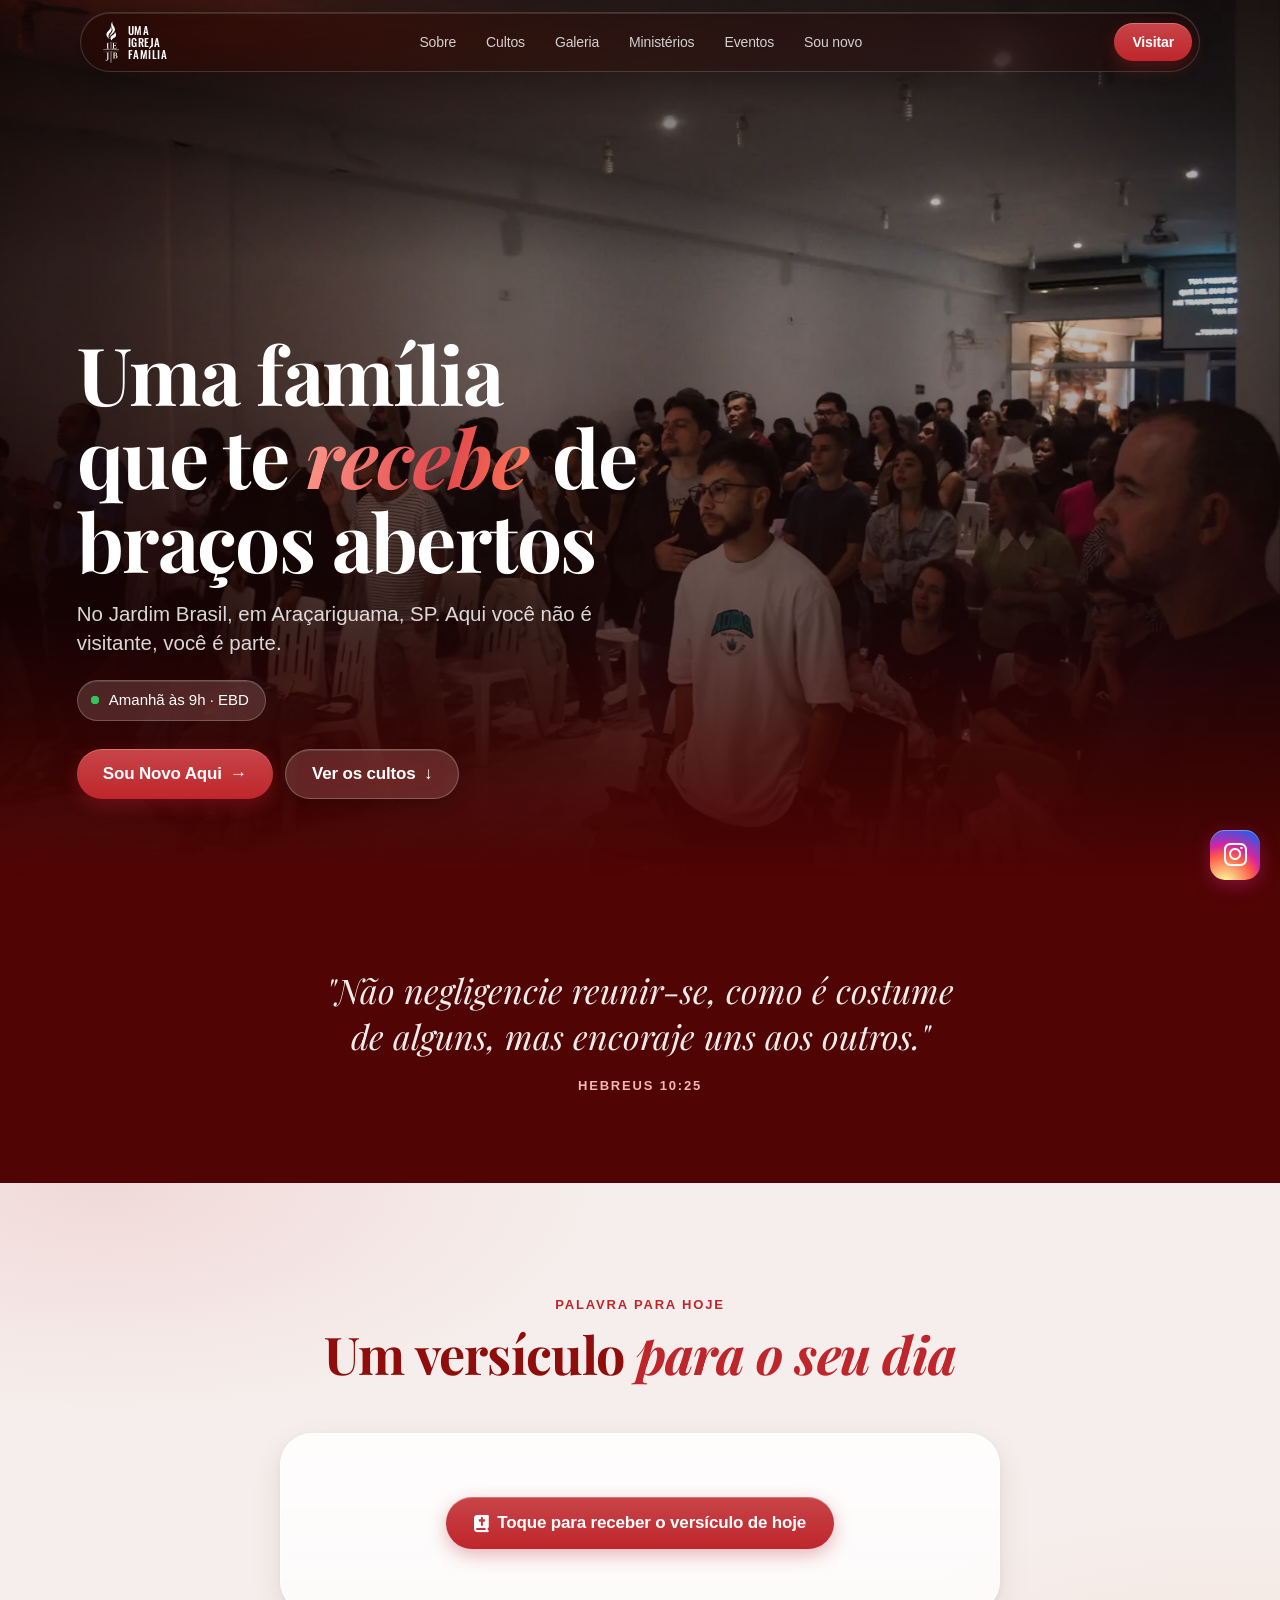
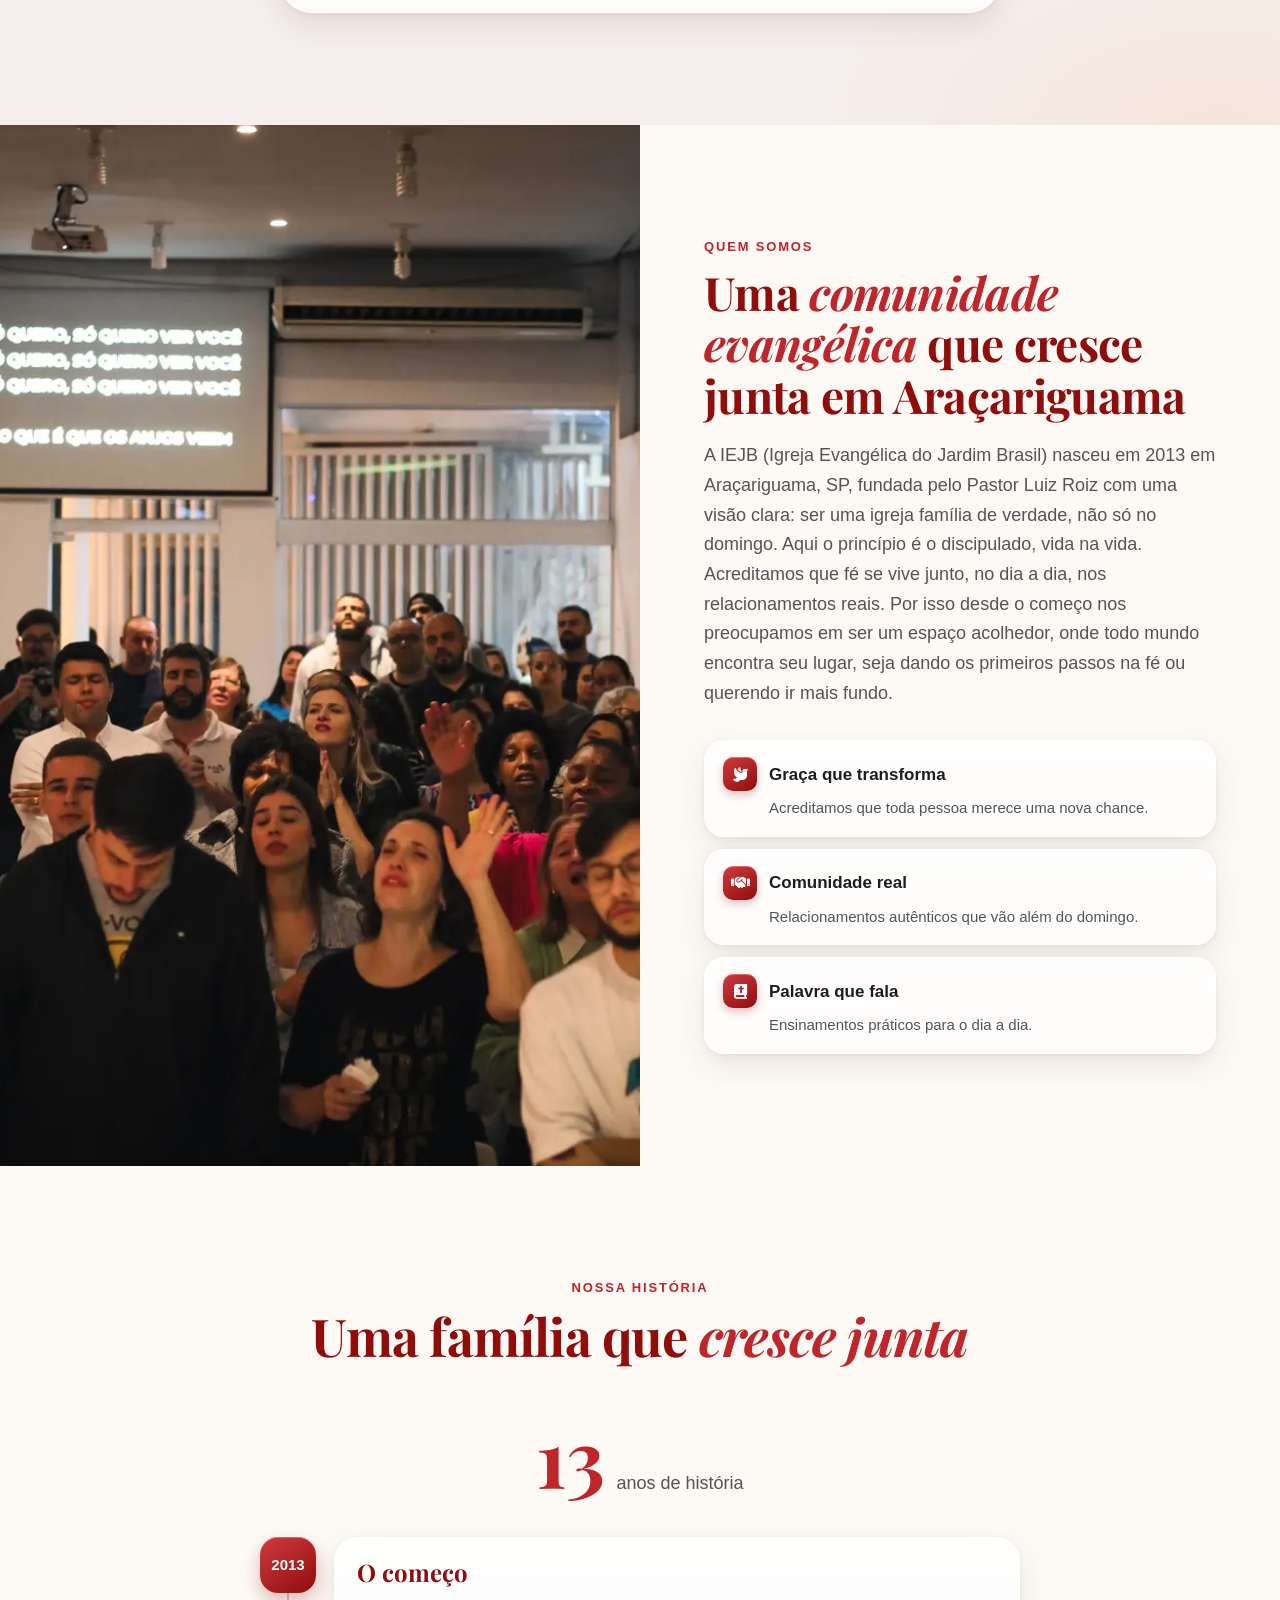
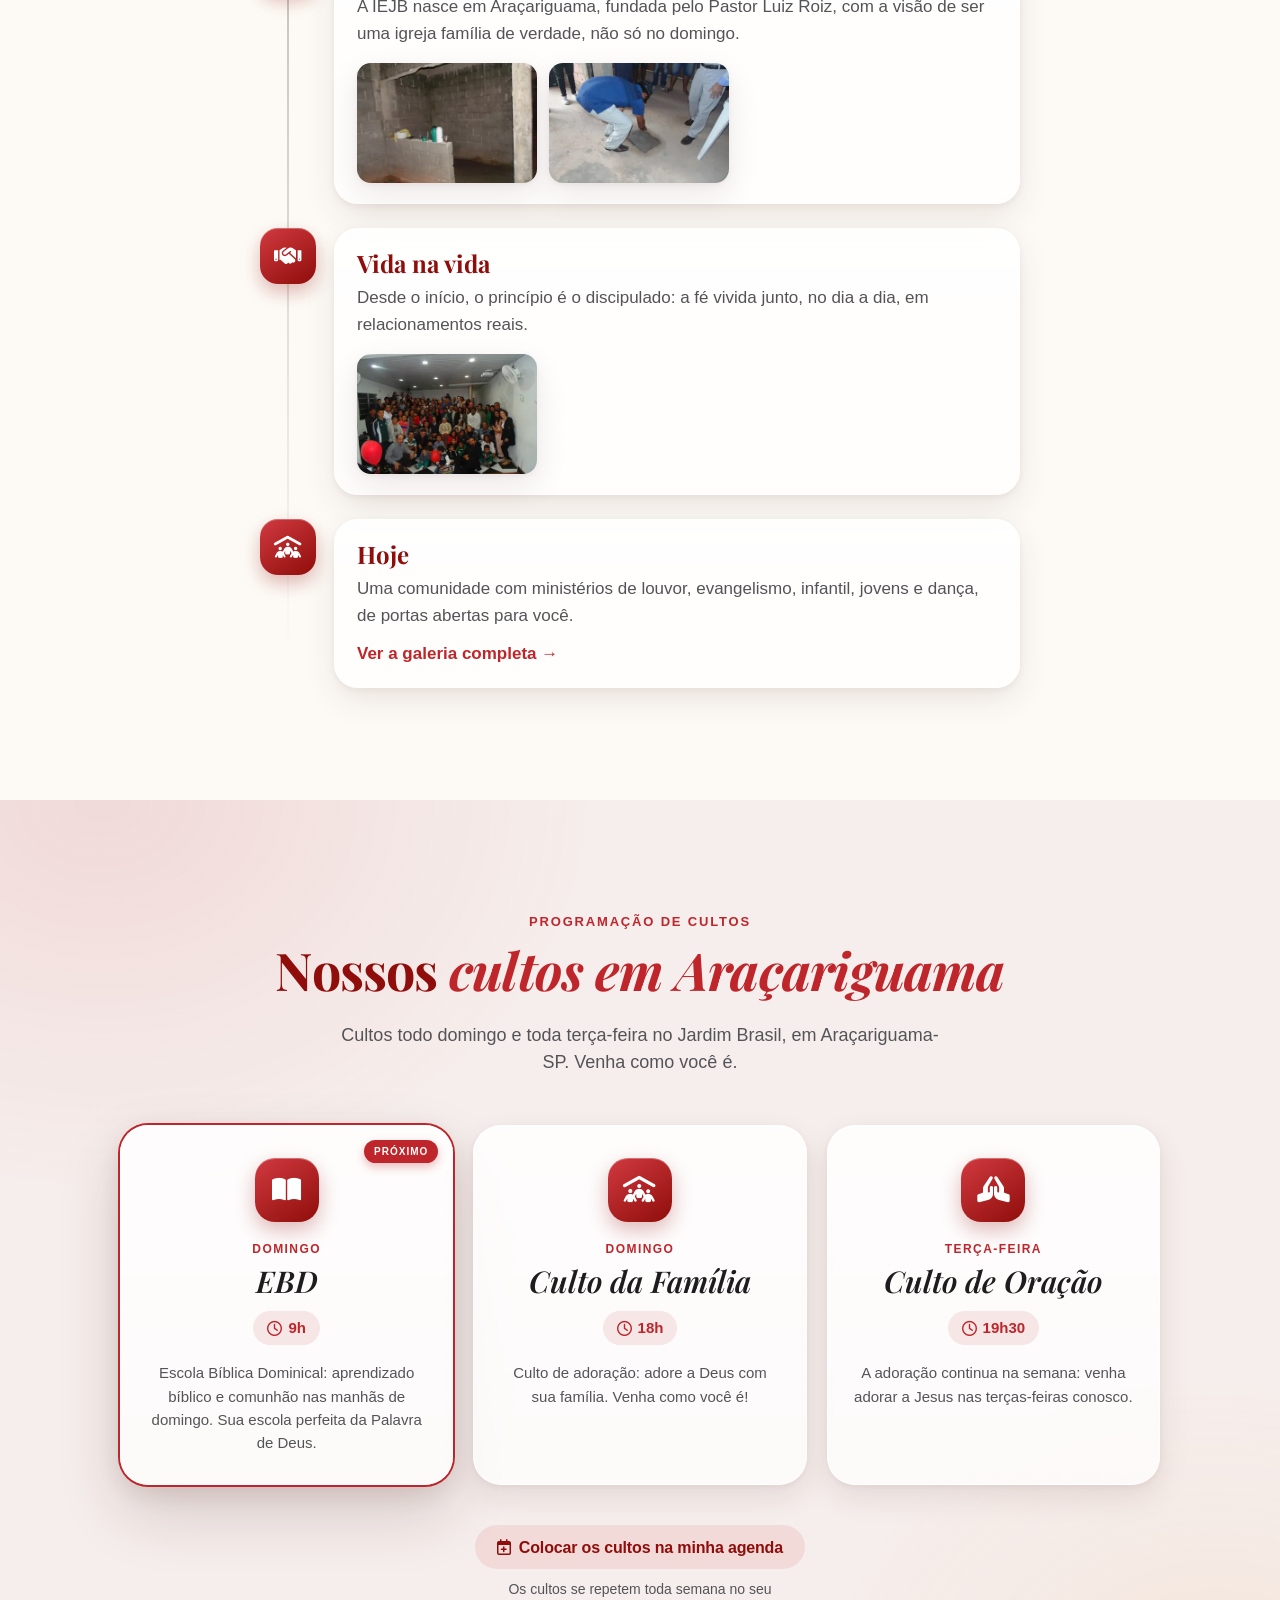
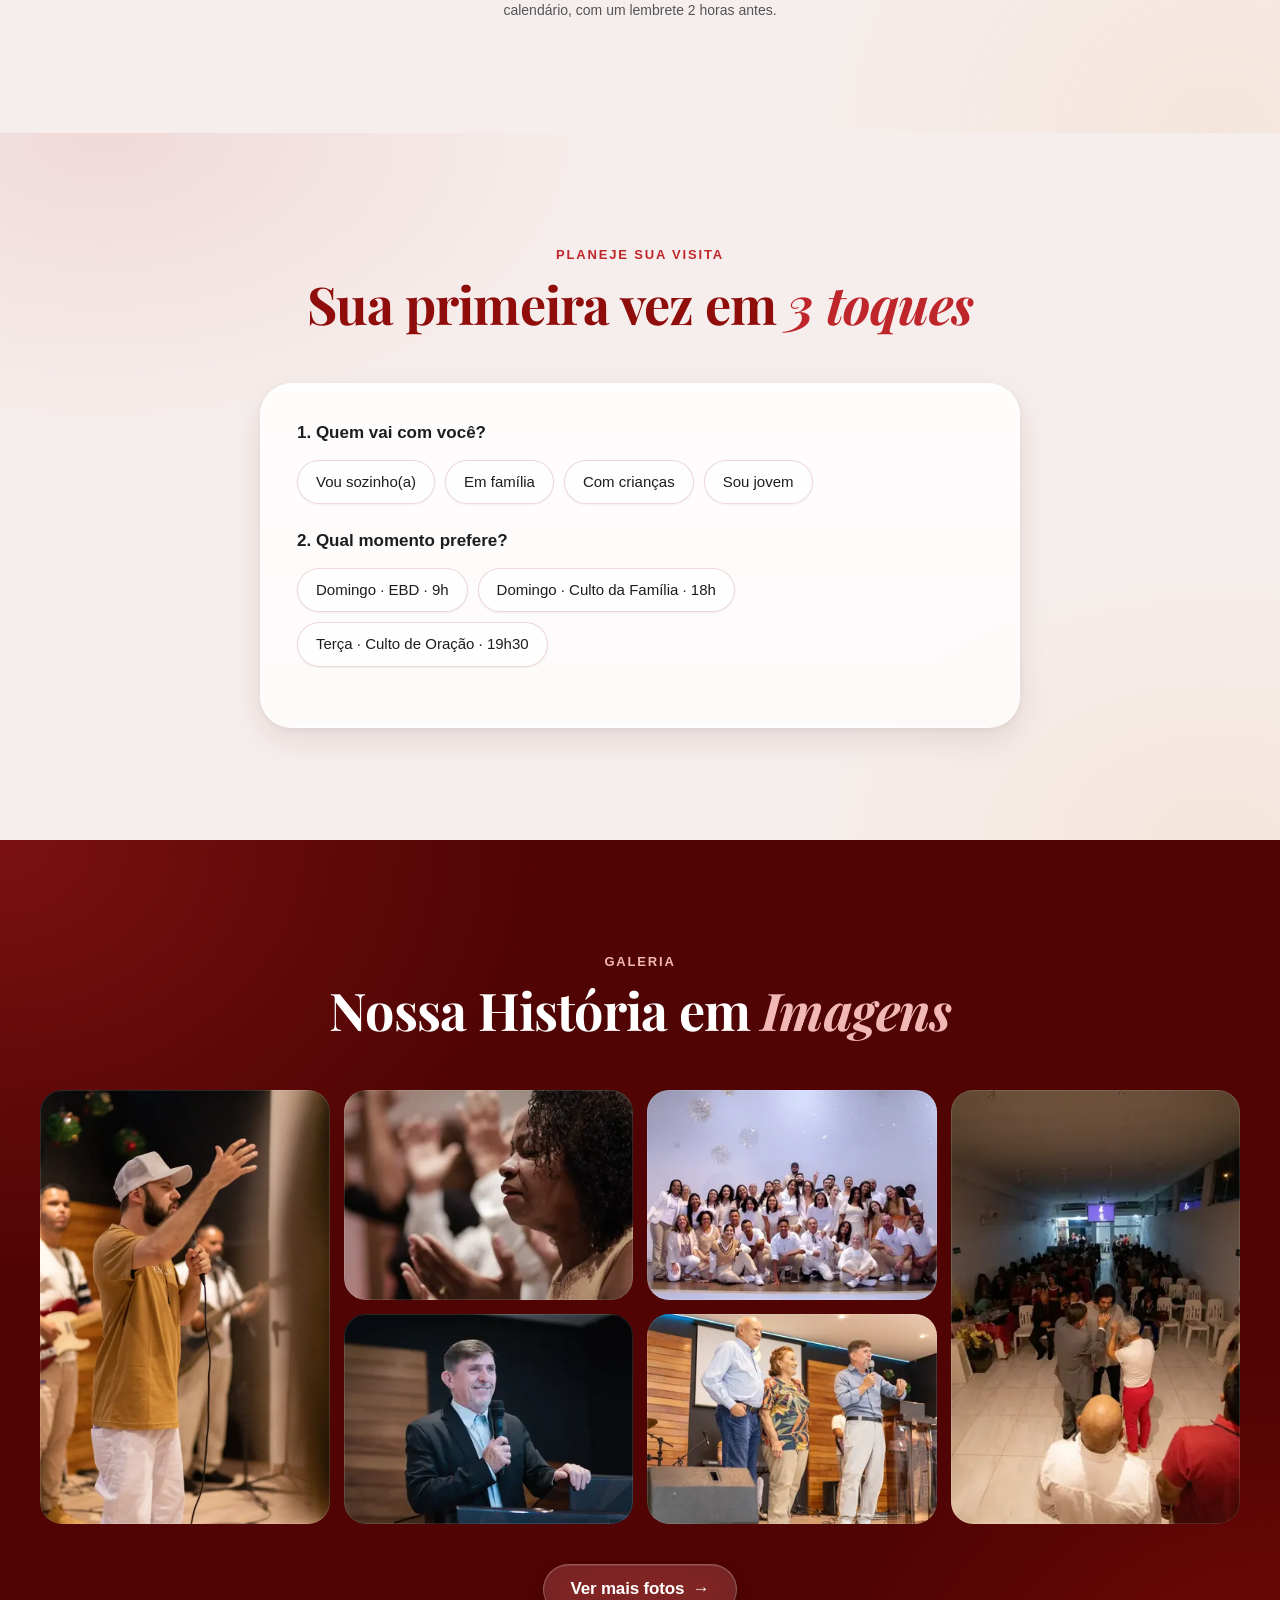
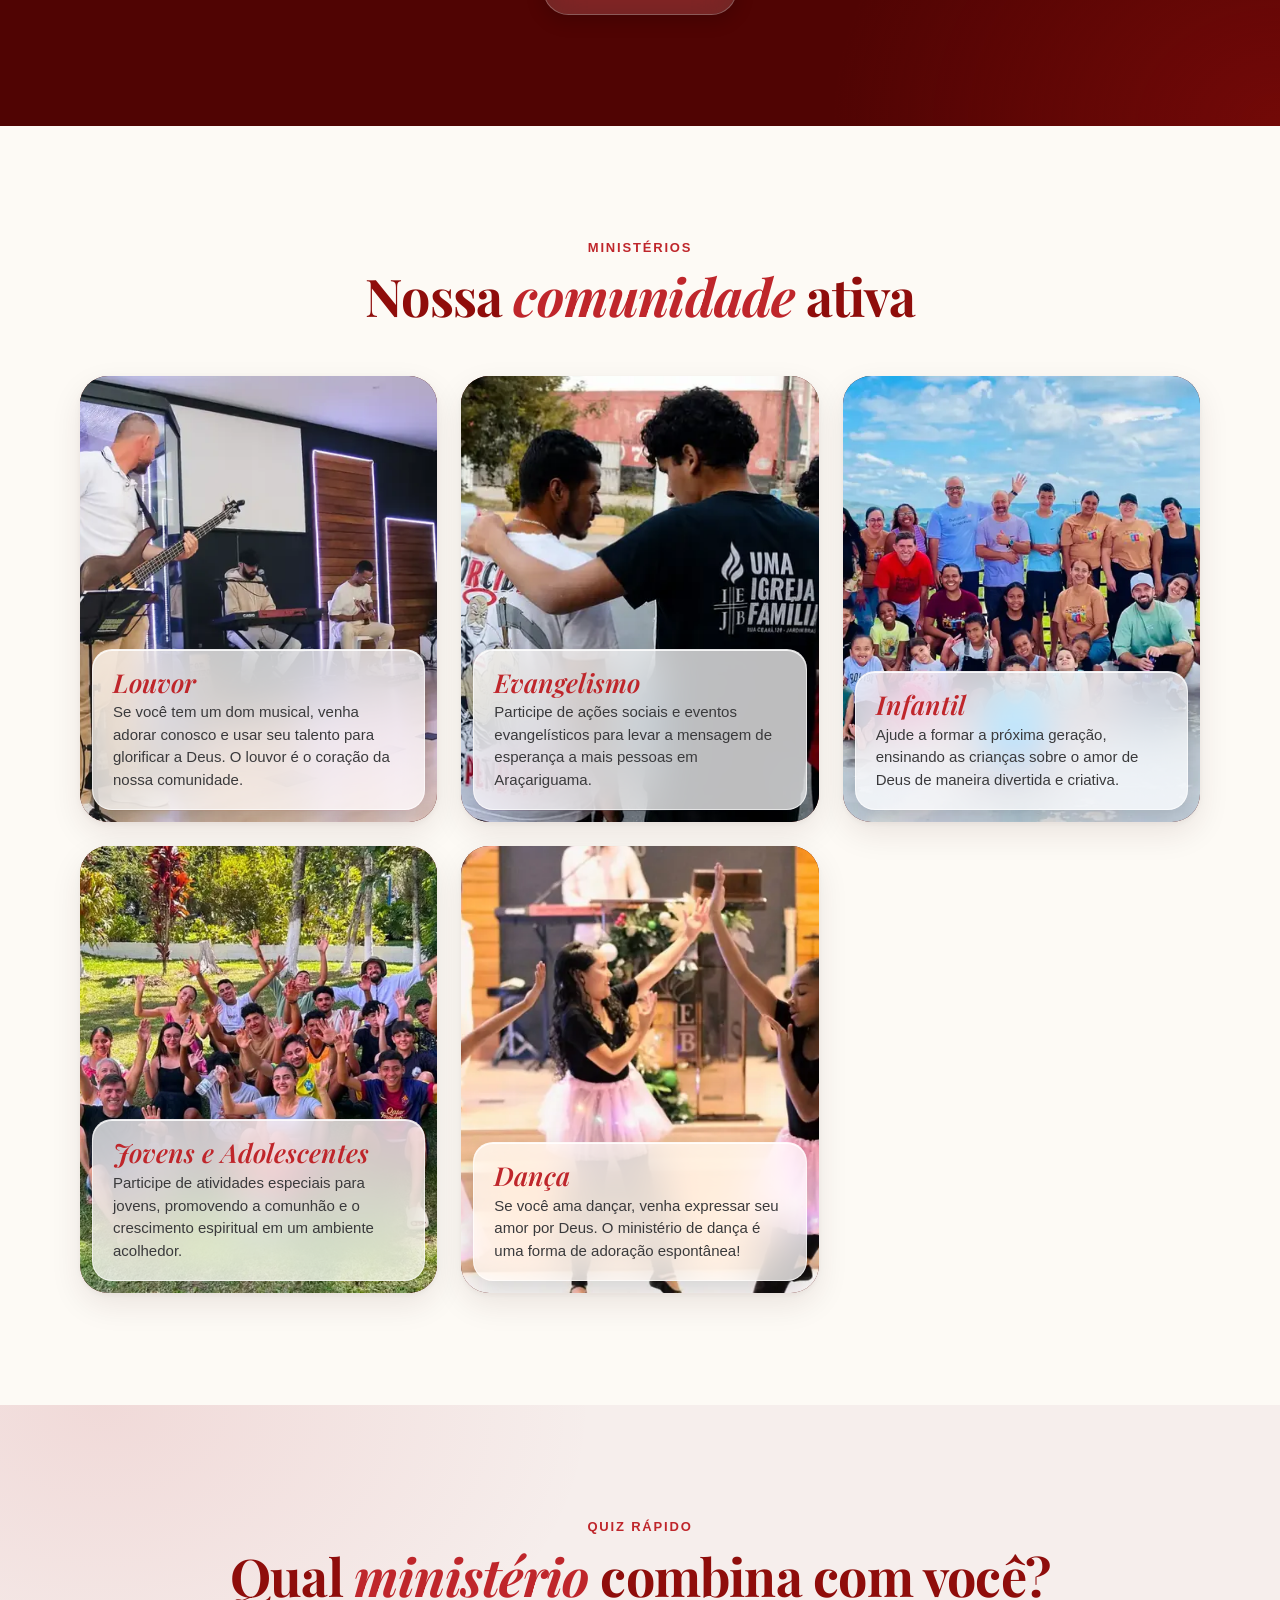
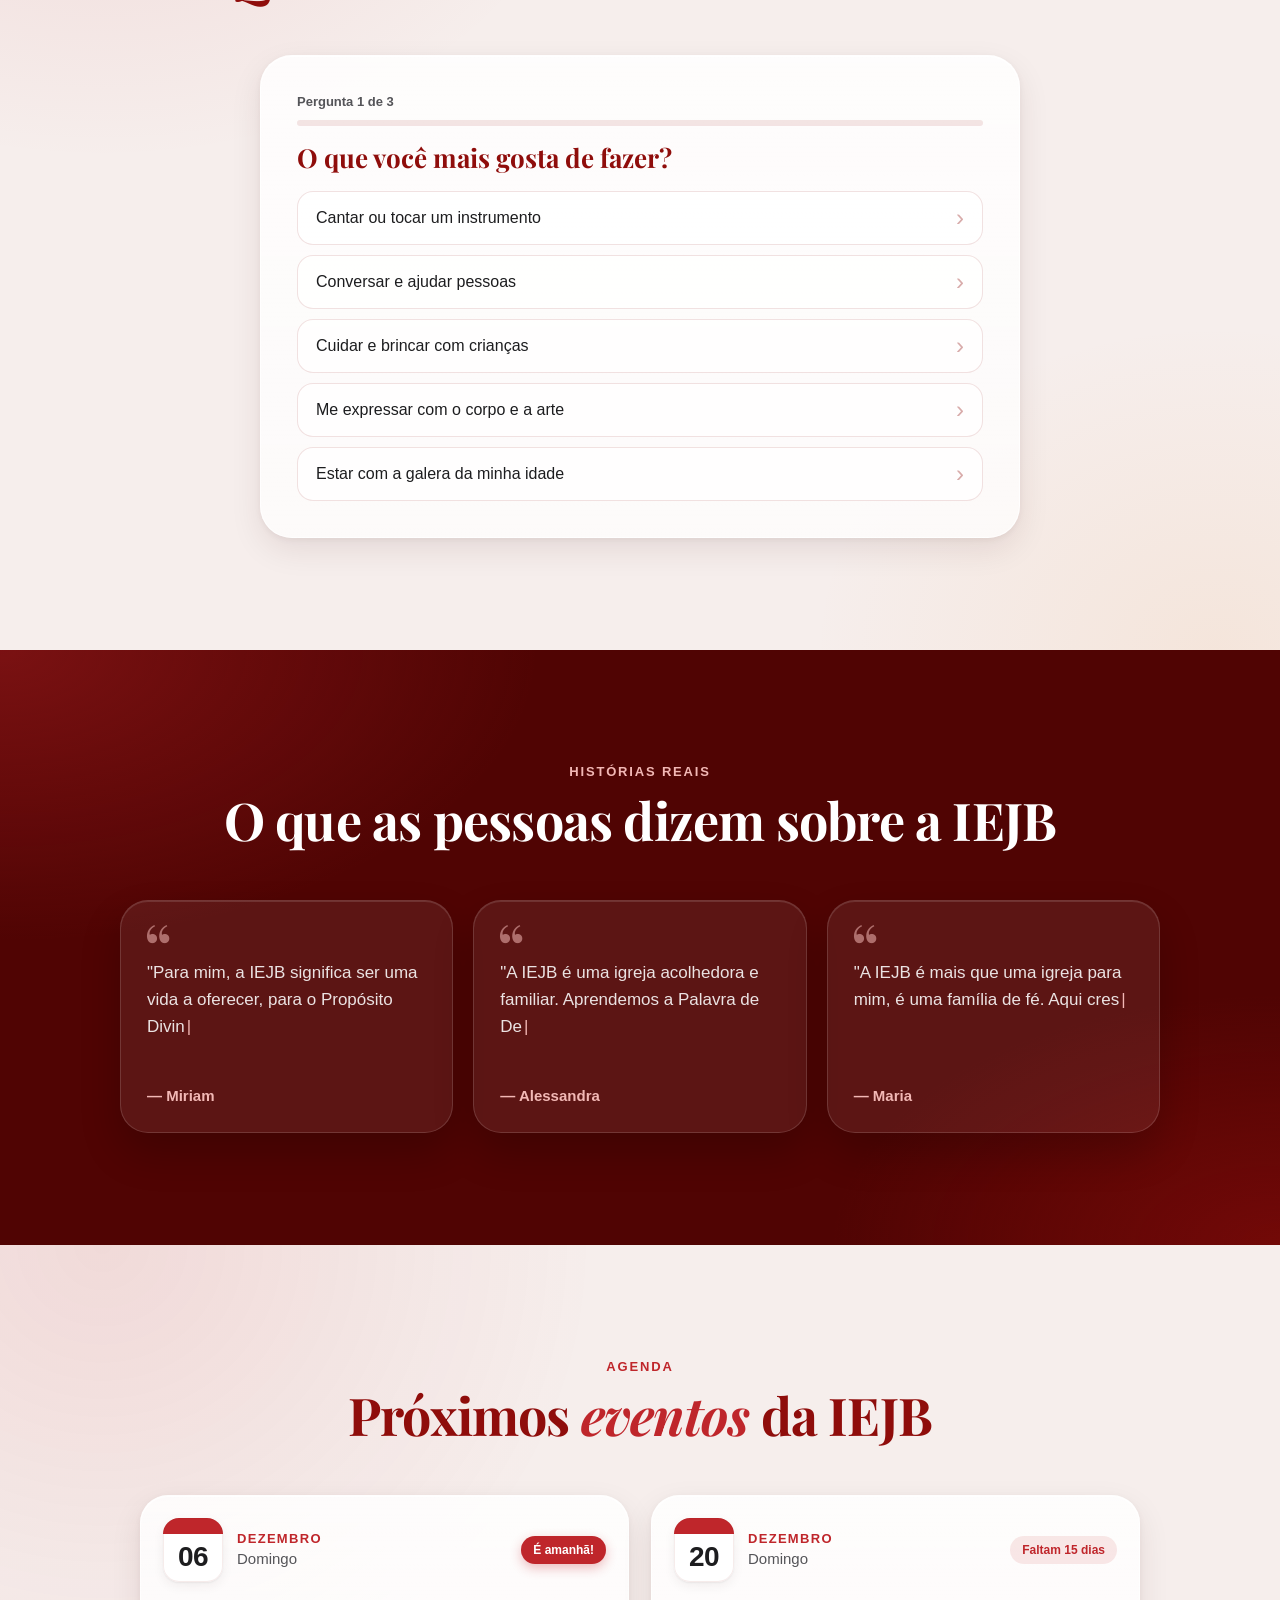
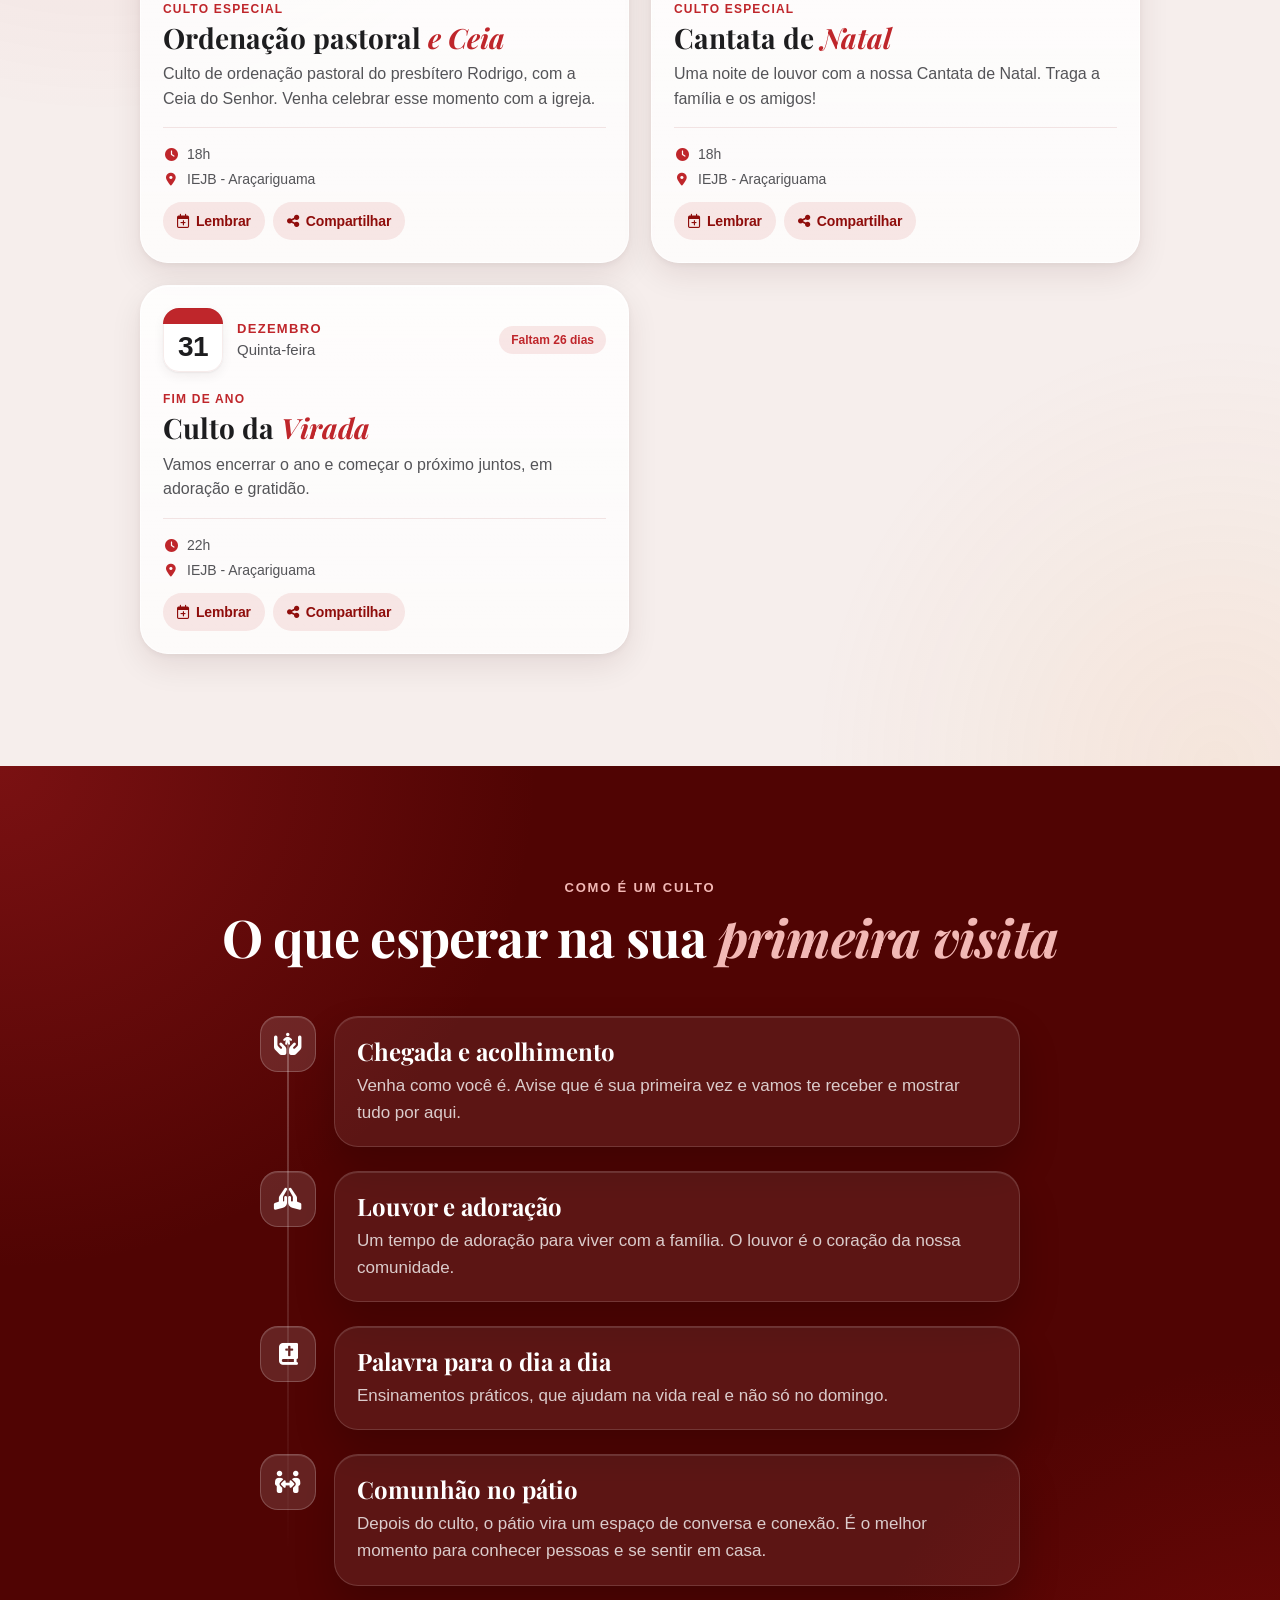
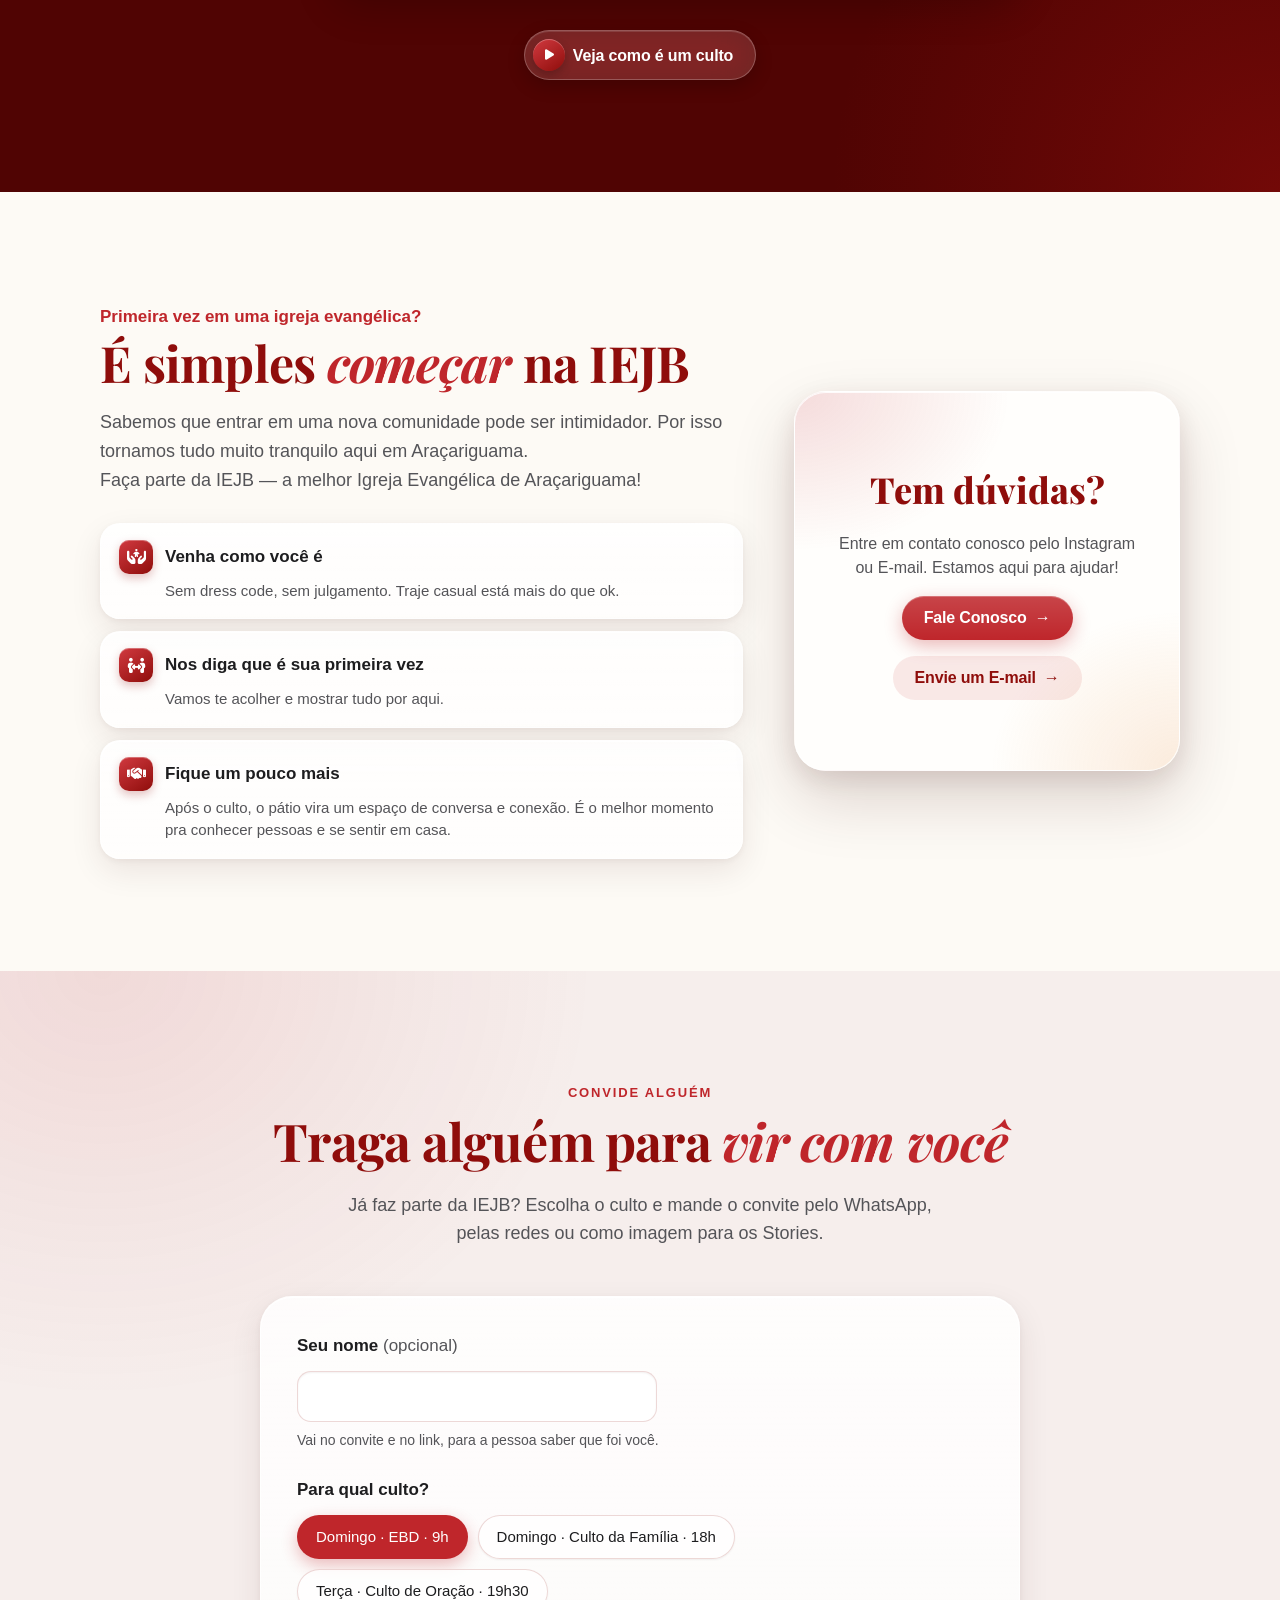
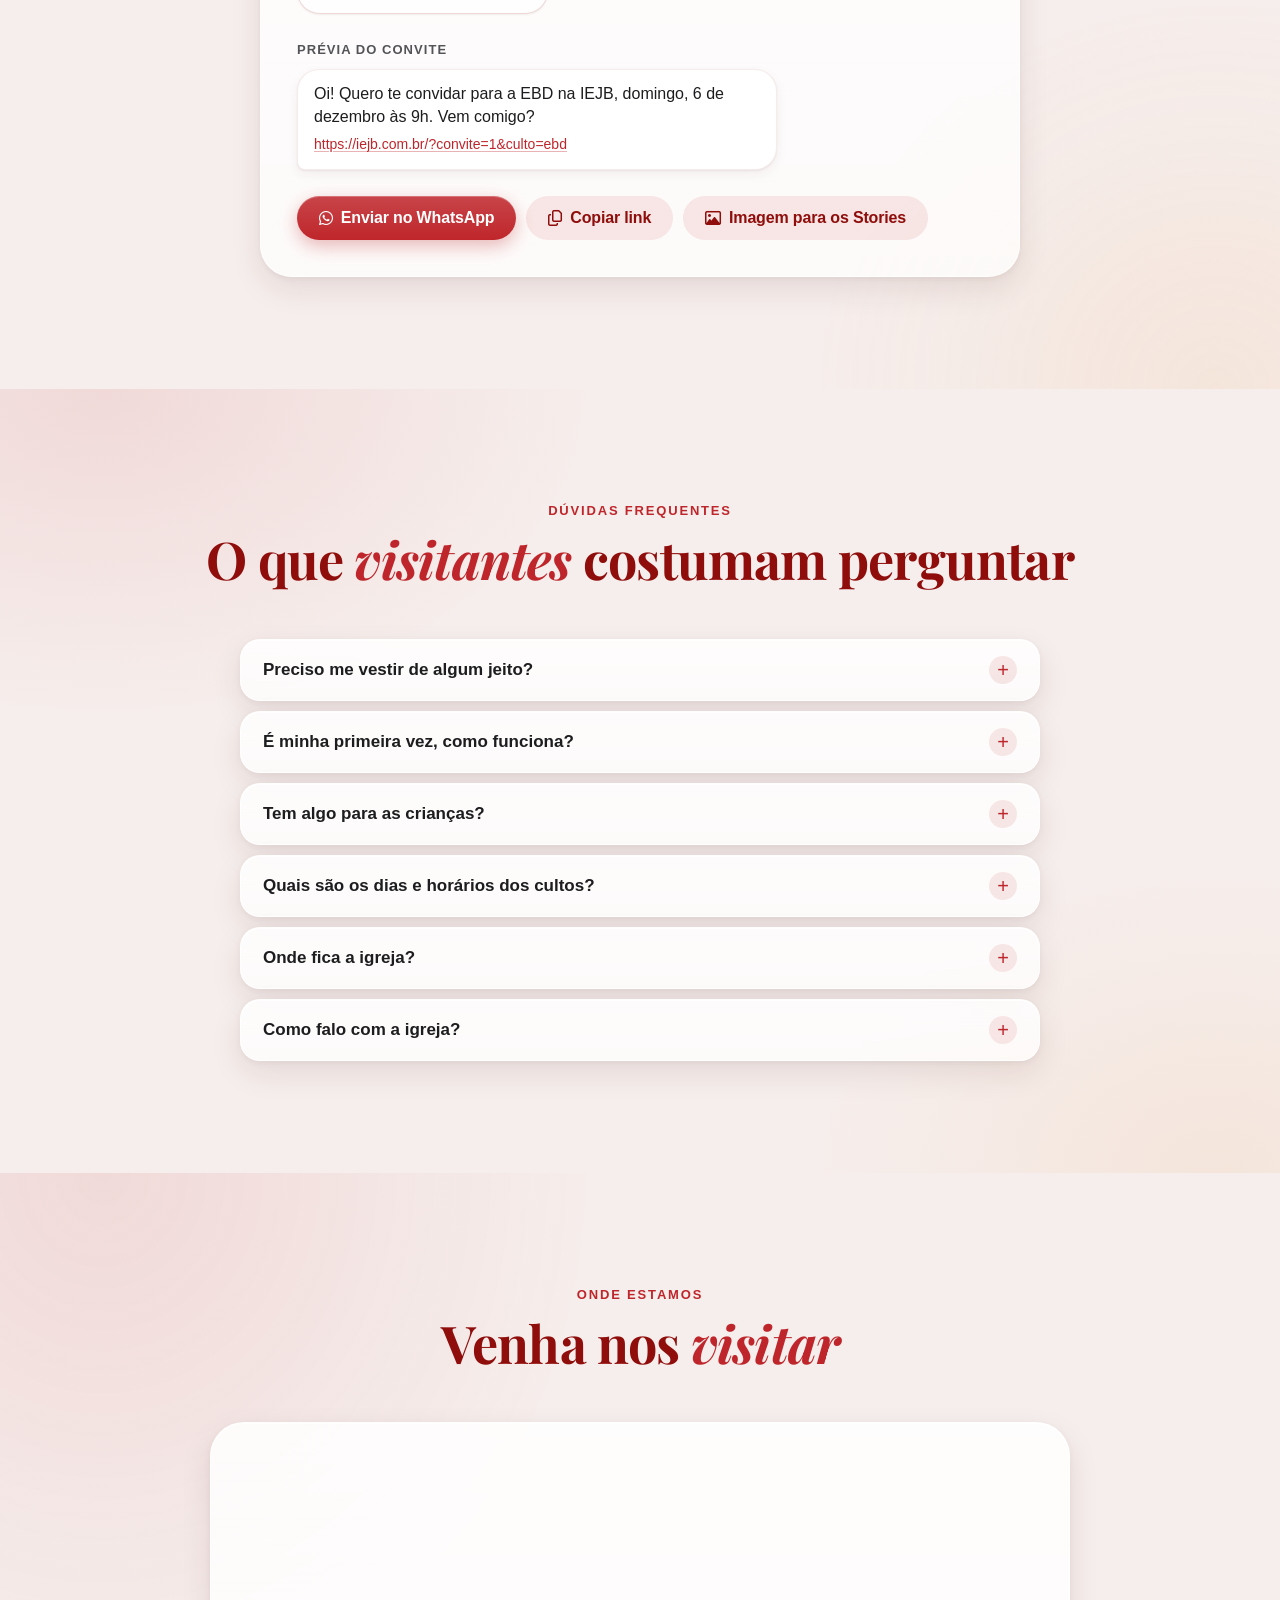
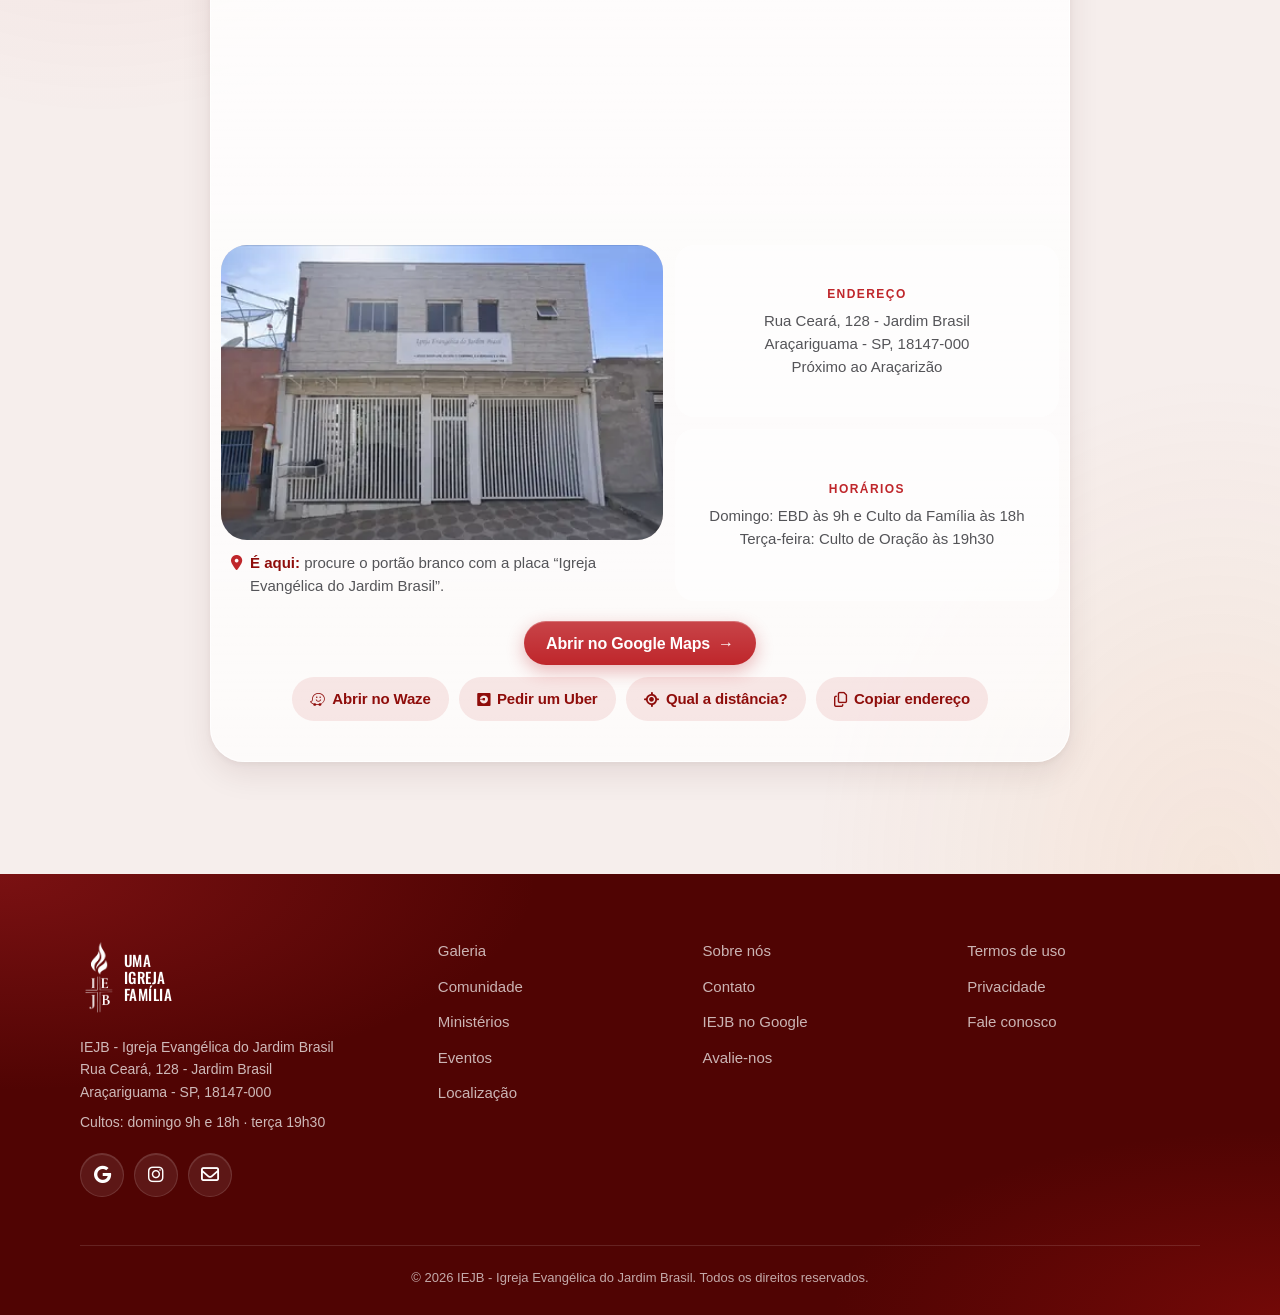
<file: index.html>
<!DOCTYPE html>
<html lang="pt-BR">

<head>
    <meta charset="UTF-8">
    <meta name="viewport" content="width=device-width, initial-scale=1.0">
    <meta name="view-transition" content="same-origin" />
    <!-- Marca que o JS está ligado (o .reveal só fica invisível com ele); script.js tira se falhar -->
    <script>document.documentElement.classList.add('js');
        // Modo leve (celular com pouca memória, economia de dados ou sistema pedindo menos transparência): vidro vira fundo sólido
        try { var n = navigator, c = n.connection || {}; if ((n.deviceMemory && n.deviceMemory <= 2) || c.saveData || matchMedia('(prefers-reduced-transparency: reduce)').matches) document.documentElement.classList.add('leve'); } catch (e) { }</script>
    <title>IEJB - Igreja Evangélica do Jardim Brasil | Araçariguama, SP</title>
    <meta name="description"
        content="Igreja evangélica no Jardim Brasil, Araçariguama-SP. Cultos: domingo às 9h (EBD) e 18h, terça às 19h30. Rua Ceará, 128. Venha como você é!">
    <meta name="author" content="IEJB - Igreja Evangélica do Jardim Brasil">
    <meta name="robots" content="index, follow, max-snippet:-1, max-image-preview:large, max-video-preview:-1">
    <meta name="google-site-verification" content="epbdVr2cXV4FJen0Nl3TCTnnBgFvCkcp04smA-PDTZ0">
    <link rel="canonical" href="https://iejb.com.br/">
    <meta property="og:type" content="website">
    <meta property="og:site_name" content="IEJB - Igreja Evangélica do Jardim Brasil">
    <meta property="og:locale" content="pt_BR">
    <meta property="og:url" content="https://iejb.com.br/">
    <meta property="og:title" content="IEJB - Igreja Evangélica do Jardim Brasil | Araçariguama, SP">
    <meta property="og:description"
        content="Uma família que te recebe de braços abertos. Cultos aos domingos (9h e 18h) e às terças (19h30), na Rua Ceará, 128 - Jardim Brasil.">
    <meta property="og:image" content="https://iejb.com.br/images/og-iejb.jpg">
    <meta property="og:image:width" content="1200">
    <meta property="og:image:height" content="630">
    <meta property="og:image:alt" content="Culto na IEJB, igreja evangélica em Araçariguama, com os horários dos cultos">
    <meta name="twitter:card" content="summary_large_image">
    <link rel="preconnect" href="https://fonts.googleapis.com">
    <link rel="preconnect" href="https://fonts.gstatic.com" crossorigin>
    <link rel="stylesheet" href="https://fonts.googleapis.com/css2?family=Playfair+Display:ital,wght@0,400..900;1,400..900&display=swap" media="print" onload="this.media='all'">
    <!-- Oswald só com as letras do logo ("UMA IGREJA FAMÍLIA"): se o texto do logo mudar, atualize o text= -->
    <link rel="stylesheet" href="https://fonts.googleapis.com/css2?family=Oswald:wght@500&text=UMAIGREJF%C3%8DL%20&display=swap" media="print" onload="this.media='all'">
    <noscript>
        <link rel="stylesheet" href="https://fonts.googleapis.com/css2?family=Playfair+Display:ital,wght@0,400..900;1,400..900&display=swap">
        <link rel="stylesheet" href="https://fonts.googleapis.com/css2?family=Oswald:wght@500&text=UMAIGREJF%C3%8DL%20&display=swap">
    </noscript>
    <!-- ?v=2: faz quem já visitou o site baixar o CSS/JS novo uma vez (o service worker antigo
         guardava cópias). O sw.js atual já busca CSS/JS na rede primeiro, então não precisa mudar de novo. -->
    <link rel="stylesheet" href="estilo/style.css?v=2">
    <link rel="stylesheet" href="estilo/icones.css">
    <!-- Foto do hero: recorte retrato no celular em pé, foto inteira no resto -->
    <link rel="preload" as="image" href="images/iejb-principal-retrato.webp" fetchpriority="high" media="(max-width: 700px) and (orientation: portrait)">
    <link rel="preload" as="image" href="images/iejb-principal.webp" fetchpriority="high" media="not all and (max-width: 700px) and (orientation: portrait)">
    <link rel="manifest" href="manifest.webmanifest">
    <meta name="theme-color" content="#8F0D0B">
    <link rel="icon" href="images/favicon-96x96.png" type="image/png" sizes="96x96">
    <link rel="apple-touch-icon" href="images/icone-192.png">
    <script src="script/versiculos.js?v=2" defer></script>
    <script src="script/script.js?v=2" defer onerror="document.documentElement.classList.remove('js')"></script>
    <script src="script/visita.js?v=2" defer></script>
    <script type="application/ld+json">
    {
        "@context": "https://schema.org",
        "@graph": [
            {
                "@type": ["Church", "LocalBusiness"],
                "@id": "https://iejb.com.br/#igreja",
                "name": "IEJB - Igreja Evangélica do Jardim Brasil",
                "alternateName": ["IEJB", "Igreja Evangélica do Jardim Brasil"],
                "description": "Igreja evangélica no Jardim Brasil, em Araçariguama-SP, fundada em 2013. Cultos aos domingos às 9h (Escola Bíblica Dominical) e às 18h (Culto da Família), e às terças às 19h30 (Culto de Oração).",
                "url": "https://iejb.com.br/",
                "logo": "https://iejb.com.br/images/icone-512.png",
                "image": [
                    "https://iejb.com.br/images/fachada-iejb.webp",
                    "https://iejb.com.br/images/iejb-principal.webp",
                    "https://iejb.com.br/images/og-iejb.jpg"
                ],
                "email": "contatoiejb@gmail.com",
                "foundingDate": "2013",
                "founder": { "@type": "Person", "name": "Luiz Roiz", "jobTitle": "Pastor" },
                "address": {
                    "@type": "PostalAddress",
                    "streetAddress": "Rua Ceará, 128 - Jardim Brasil",
                    "addressLocality": "Araçariguama",
                    "addressRegion": "SP",
                    "postalCode": "18147-000",
                    "addressCountry": "BR"
                },
                "geo": { "@type": "GeoCoordinates", "latitude": -23.4288865, "longitude": -47.0658478 },
                "hasMap": "https://maps.app.goo.gl/t8zvQi2DQzQXud8M9",
                "sameAs": ["https://www.instagram.com/iejbrasil/"],
                "areaServed": { "@type": "City", "name": "Araçariguama" },
                "isAccessibleForFree": true,
                "publicAccess": true,
                "contactPoint": {
                    "@type": "ContactPoint",
                    "contactType": "informações",
                    "email": "contatoiejb@gmail.com",
                    "availableLanguage": "Portuguese"
                }
            },
            {
                "@type": "WebSite",
                "@id": "https://iejb.com.br/#site",
                "url": "https://iejb.com.br/",
                "name": "IEJB",
                "alternateName": ["IEJB - Igreja Evangélica do Jardim Brasil", "Igreja Evangélica do Jardim Brasil"],
                "inLanguage": "pt-BR",
                "publisher": { "@id": "https://iejb.com.br/#igreja" }
            }
        ]
    }
    </script>
</head>

<body>
    <a class="pular" href="#conteudo">Pular para o conteúdo</a>
    <header class="sobre-escuro">
        <div class="logo"><a href="./index.html">
                <img src="./images/logo-iejb-pequeno.png" width="160" height="365"
                    alt="IEJB - página inicial">
                <span class="logo-texto" aria-hidden="true">UMA <br> IGREJA <br> FAMÍLIA</span>
            </a>
        </div>

        <nav id="menu-principal" aria-label="Principal">
            <ul>
                <li><a href="#quem-somos">Sobre</a></li>
                <li><a href="#programacao">Cultos</a></li>
                <li><a href="#galeria">Galeria</a></li>
                <li><a href="#ministerios">Ministérios</a></li>
                <li><a href="#eventos">Eventos</a></li>
                <li><a href="#cta">Sou novo</a></li>
            </ul>
        </nav>
        <p><a href="#localizacao">Visitar</a></p>

        <button type="button" class="mobile-menu" aria-label="Abrir menu" aria-expanded="false" aria-controls="menu-principal">
            <span></span>
            <span></span>
            <span></span>
        </button>
    </header>

    <main id="conteudo">
        <section class="hero">
            <div class="textos">
                <h1 class="sr-only">IEJB - Igreja Evangélica em Araçariguama</h1>
                <h2>Uma família que te <strong>recebe</strong> de braços abertos</h2>
                <p class="hero-sub">No Jardim Brasil, em Araçariguama, SP. Aqui você não é visitante, você é parte.</p>
                <p class="proximo-culto aguardando" id="proximo-culto" data-nosnippet>&nbsp;</p>
            </div>
            <div class="buttons">
                <a class="btn-sou-novo" href="#cta">Sou Novo Aqui <span aria-hidden="true">→</span></a>
                <a class="btn-ver-cultos" href="#programacao">Ver os cultos <span aria-hidden="true">↓</span></a>
            </div>
        </section>

        <section id="brand" class="brand">
            <h2 class="reveal">"Não negligencie reunir-se, como é costume de alguns, mas encoraje uns aos outros."</h2>
            <p class="reveal">Hebreus 10:25</p>
        </section>


        <section id="versiculo" class="versiculo">
            <h2 class="reveal">PALAVRA PARA HOJE</h2>
            <h3 class="reveal">Um versículo <strong>para o seu dia</strong></h3>
            <div class="versiculo-card reveal">
                <button type="button" class="versiculo-botao" id="versiculo-botao" aria-expanded="false" aria-controls="versiculo-texto">
                    <i class="fa-solid fa-book-bible" aria-hidden="true"></i>Toque para receber o versículo de hoje
                </button>
                <div class="versiculo-conteudo" id="versiculo-texto" hidden>
                    <blockquote id="versiculo-frase" tabindex="-1"></blockquote>
                    <p class="versiculo-ref" id="versiculo-ref"></p>
                    <div class="versiculo-acoes">
                        <button type="button" id="versiculo-copiar"><i class="fa-regular fa-copy" aria-hidden="true"></i>Copiar</button>
                        <button type="button" id="versiculo-imagem"><i class="fa-regular fa-image" aria-hidden="true"></i>Imagem</button>
                        <a id="versiculo-whatsapp" href="#" target="_blank" rel="noopener noreferrer"><i class="fa-brands fa-whatsapp" aria-hidden="true"></i>Compartilhar</a>
                    </div>
                    <p class="versiculo-sequencia" id="versiculo-sequencia" hidden></p>
                    <p class="versiculo-aviso">Volte amanhã para receber um novo versículo.</p>
                </div>
            </div>
        </section>

        <article>
            <section id="quem-somos" class="quem-somos">
                <div class="imagem">
                    <img loading="lazy" decoding="async" src="./images/iejb-sobre.webp"
                        alt="Comunidade reunida em culto na IEJB, Igreja Evangélica em Araçariguama" width="1600" height="1066" srcset="./images/iejb-sobre-400.webp 400w, ./images/iejb-sobre-800.webp 800w, ./images/iejb-sobre.webp 1600w" sizes="(max-width: 800px) 100vw, 1600px">
                </div>
                <div class="textos">
                    <p class="rotulo reveal">QUEM SOMOS</p>
                    <h2 class="reveal">Uma <strong>comunidade evangélica</strong> que cresce junta em Araçariguama</h2>
                    <p class="reveal">A IEJB (Igreja Evangélica do Jardim Brasil) nasceu em 2013 em Araçariguama, SP,
                        fundada pelo Pastor Luiz Roiz com uma visão clara: ser uma igreja família de verdade, não só no
                        domingo. Aqui o princípio é o discipulado, vida na vida. Acreditamos que fé se vive junto, no
                        dia a dia, nos relacionamentos reais. Por isso desde o começo nos preocupamos em ser um espaço
                        acolhedor, onde todo mundo encontra seu lugar, seja dando os primeiros passos na fé ou querendo
                        ir mais fundo.</p>
                    <ul>
                        <li class="reveal">
                            <h3><i class="fa-solid fa-dove" aria-hidden="true"></i>Graça que transforma</h3>
                            <p>Acreditamos que toda pessoa merece uma nova chance.</p>
                        </li>
                        <li class="reveal">
                            <h3><i class="fa-solid fa-handshake" aria-hidden="true"></i>Comunidade real</h3>
                            <p>Relacionamentos autênticos que vão além do domingo.</p>
                        </li>
                        <li class="reveal">
                            <h3><i class="fa-solid fa-book-bible" aria-hidden="true"></i>Palavra que fala</h3>
                            <p>Ensinamentos práticos para o dia a dia.</p>
                        </li>
                    </ul>
                </div>
            </section>

            <section id="historia" class="historia">
                <h2 class="reveal">NOSSA HISTÓRIA</h2>
                <h3 class="reveal">Uma família que <strong>cresce junta</strong></h3>
                <p class="historia-anos reveal"><span id="historia-anos" data-desde="2013">13</span> anos de história</p>
                <ol class="linha-tempo">
                    <li class="reveal">
                        <span class="linha-tempo-marca">2013</span>
                        <div>
                            <h4>O começo</h4>
                            <p>A IEJB nasce em Araçariguama, fundada pelo Pastor Luiz Roiz, com a visão de ser uma igreja família de verdade, não só no domingo.</p>
                            <div class="linha-tempo-fotos">
                                <img loading="lazy" decoding="async" src="./images/pag-galeria/fundacao/fundacao04.webp" alt="Igreja em construção na fundação da IEJB" width="1600" height="1200" srcset="./images/pag-galeria/fundacao/fundacao04-400.webp 400w, ./images/pag-galeria/fundacao/fundacao04-800.webp 800w, ./images/pag-galeria/fundacao/fundacao04.webp 1600w" sizes="(max-width: 600px) 45vw, 180px">
                                <img loading="lazy" decoding="async" src="./images/pag-galeria/fundacao/fundacao10.webp" alt="Homem colocando uma bíblia na construção da igreja" width="1600" height="1200" srcset="./images/pag-galeria/fundacao/fundacao10-400.webp 400w, ./images/pag-galeria/fundacao/fundacao10-800.webp 800w, ./images/pag-galeria/fundacao/fundacao10.webp 1600w" sizes="(max-width: 600px) 45vw, 180px">
                            </div>
                        </div>
                    </li>
                    <li class="reveal">
                        <span class="linha-tempo-marca"><i class="fa-solid fa-handshake" aria-hidden="true"></i></span>
                        <div>
                            <h4>Vida na vida</h4>
                            <p>Desde o início, o princípio é o discipulado: a fé vivida junto, no dia a dia, em relacionamentos reais.</p>
                            <div class="linha-tempo-fotos">
                                <img loading="lazy" decoding="async" src="./images/pag-galeria/fundacao/fundacao16.webp" alt="Igreja reunida na fundação da IEJB" width="1600" height="1200" srcset="./images/pag-galeria/fundacao/fundacao16-400.webp 400w, ./images/pag-galeria/fundacao/fundacao16-800.webp 800w, ./images/pag-galeria/fundacao/fundacao16.webp 1600w" sizes="(max-width: 600px) 45vw, 180px">
                            </div>
                        </div>
                    </li>
                    <li class="reveal">
                        <span class="linha-tempo-marca"><i class="fa-solid fa-people-roof" aria-hidden="true"></i></span>
                        <div>
                            <h4>Hoje</h4>
                            <p>Uma comunidade com ministérios de louvor, evangelismo, infantil, jovens e dança, de portas abertas para você.</p>
                            <a class="linha-tempo-link" href="./pages/galeria.html">Ver a galeria completa <span aria-hidden="true">→</span></a>
                        </div>
                    </li>
                </ol>
            </section>

            <section id="programacao" class="programacao">
                <h2 class="reveal">PROGRAMAÇÃO DE CULTOS</h2>
                <h3 class="reveal">Nossos <strong>cultos em Araçariguama</strong></h3>
                <p class="secao-intro reveal">Cultos todo domingo e toda terça-feira no Jardim Brasil, em Araçariguama-SP. Venha como você é.</p>
                <div class="cultos">
                    <div class="cultos-grid reveal" data-dia="0" data-hora="09:00" data-nome="EBD">
                        <div class="culto-icone"><i class="fa-solid fa-book-open" aria-hidden="true"></i></div>
                        <p class="culto-dia">Domingo</p>
                        <h4><abbr title="Escola Bíblica Dominical">EBD</abbr></h4>
                        <p class="culto-hora"><i class="fa-regular fa-clock" aria-hidden="true"></i><time datetime="09:00">9h</time></p>
                        <p>Escola Bíblica Dominical: aprendizado bíblico e comunhão nas manhãs de domingo. Sua escola perfeita da
                            Palavra de Deus.</p>
                    </div>

                    <div class="cultos-grid reveal" data-dia="0" data-hora="18:00" data-nome="Culto da Família">
                        <div class="culto-icone"><i class="fa-solid fa-people-roof" aria-hidden="true"></i></div>
                        <p class="culto-dia">Domingo</p>
                        <h4>Culto da Família</h4>
                        <p class="culto-hora"><i class="fa-regular fa-clock" aria-hidden="true"></i><time datetime="18:00">18h</time></p>
                        <p>Culto de adoração: adore a Deus com sua família. Venha como você é!</p>
                    </div>

                    <div class="cultos-grid reveal" data-dia="2" data-hora="19:30" data-nome="Culto de Oração">
                        <div class="culto-icone"><i class="fa-solid fa-hands-praying" aria-hidden="true"></i></div>
                        <p class="culto-dia">Terça-feira</p>
                        <h4>Culto de Oração</h4>
                        <p class="culto-hora"><i class="fa-regular fa-clock" aria-hidden="true"></i><time datetime="19:30">19h30</time></p>
                        <p>A adoração continua na semana: venha adorar a Jesus nas terças-feiras conosco.</p>
                    </div>
                </div>
                <!-- Agenda semanal: o visita.js monta um .ics com todos os cultos acima e revela o bloco.
                     O "2 horas antes" acompanha o alarme do baixarICS -->
                <div class="agenda-semanal reveal" id="agenda-semanal" hidden>
                    <button type="button" class="botao-secundario" id="agenda-semanal-botao"><i class="fa-regular fa-calendar-plus" aria-hidden="true"></i>Colocar os cultos na minha agenda</button>
                    <p>Os cultos se repetem toda semana no seu calendário, com um lembrete 2 horas antes.</p>
                </div>
            </section>

            <section id="planeje" class="planeje" hidden>
                <h2 class="reveal">PLANEJE SUA VISITA</h2>
                <h3 class="reveal">Sua primeira vez em <strong>3 toques</strong></h3>
                <div class="planeje-card reveal">
                    <fieldset class="planeje-passo">
                        <legend>1. Quem vai com você?</legend>
                        <div class="chips" data-grupo="quem">
                            <button type="button" class="chip" aria-pressed="false" data-valor="sozinho">Vou sozinho(a)</button>
                            <button type="button" class="chip" aria-pressed="false" data-valor="familia">Em família</button>
                            <button type="button" class="chip" aria-pressed="false" data-valor="criancas">Com crianças</button>
                            <button type="button" class="chip" aria-pressed="false" data-valor="jovem">Sou jovem</button>
                        </div>
                    </fieldset>
                    <fieldset class="planeje-passo">
                        <legend>2. Qual momento prefere?</legend>
                        <div class="chips" id="planeje-quando" data-grupo="quando"></div>
                    </fieldset>
                    <div class="planeje-resultado" id="planeje-resultado" aria-live="polite" hidden></div>
                </div>
            </section>

            <section id="galeria" class="galeria">
                <h2 class="reveal">GALERIA</h2>
                <h3 class="reveal">Nossa História em <strong>Imagens</strong></h3>

                <div class="galeria-grid">
                    <div class="galeria-item reveal">
                        <img loading="lazy" decoding="async" src="./images/pag-galeria/cantata-22/cantata22-01.webp"
                            alt="Momento de louvor e adoração na IEJB - Igreja Evangélica em Araçariguama" width="1067" height="1600" srcset="./images/pag-galeria/cantata-22/cantata22-01-400.webp 400w, ./images/pag-galeria/cantata-22/cantata22-01-800.webp 800w, ./images/pag-galeria/cantata-22/cantata22-01.webp 1067w" sizes="(max-width: 520px) 75vw, (max-width: 1199px) 50vw, 660px">
                    </div>

                    <div class="galeria-item reveal">
                        <img loading="lazy" decoding="async" src="./images/pag-galeria/cantata-25/cantata25-03.webp"
                            alt="Mulher orando durante culto na IEJB" width="1600" height="1067" srcset="./images/pag-galeria/cantata-25/cantata25-03-400.webp 400w, ./images/pag-galeria/cantata-25/cantata25-03-800.webp 800w, ./images/pag-galeria/cantata-25/cantata25-03.webp 1600w" sizes="(max-width: 520px) 75vw, (max-width: 1199px) 50vw, 300px">
                    </div>

                    <div class="galeria-item reveal">
                        <img loading="lazy" decoding="async" src="./images/pag-galeria/cantata-25/cantata25-05.webp"
                            alt="Pastor pregando na IEJB - Igreja Evangélica do Jardim Brasil" width="1600" height="1067" srcset="./images/pag-galeria/cantata-25/cantata25-05-400.webp 400w, ./images/pag-galeria/cantata-25/cantata25-05-800.webp 800w, ./images/pag-galeria/cantata-25/cantata25-05.webp 1600w" sizes="(max-width: 520px) 75vw, (max-width: 1199px) 50vw, 300px">
                    </div>

                    <div class="galeria-item reveal">
                        <img loading="lazy" decoding="async" src="./images/pag-galeria/cantata-ieja/cantataieja-02.webp"
                            alt="Comunidade reunida em culto na IEJB Araçariguama" width="1920" height="1280" srcset="./images/pag-galeria/cantata-ieja/cantataieja-02-400.webp 400w, ./images/pag-galeria/cantata-ieja/cantataieja-02-800.webp 800w, ./images/pag-galeria/cantata-ieja/cantataieja-02.webp 1920w" sizes="(max-width: 520px) 75vw, (max-width: 1199px) 50vw, 300px">
                    </div>

                    <div class="galeria-item reveal">
                        <img loading="lazy" decoding="async" src="./images/pag-galeria/cantata-22/cantata22-02.webp"
                            alt="Pastores e líderes na IEJB durante evento especial" width="1600" height="1067" srcset="./images/pag-galeria/cantata-22/cantata22-02-400.webp 400w, ./images/pag-galeria/cantata-22/cantata22-02-800.webp 800w, ./images/pag-galeria/cantata-22/cantata22-02.webp 1600w" sizes="(max-width: 520px) 75vw, (max-width: 1199px) 50vw, 300px">
                    </div>

                    <div class="galeria-item reveal">
                        <img loading="lazy" decoding="async" src="./images/pag-galeria/cantata-23-pascoa/cantata23pascoa-02.webp"
                            alt="Conversão e momento marcante de fé na IEJB" width="1600" height="1067" srcset="./images/pag-galeria/cantata-23-pascoa/cantata23pascoa-02-400.webp 400w, ./images/pag-galeria/cantata-23-pascoa/cantata23pascoa-02-800.webp 800w, ./images/pag-galeria/cantata-23-pascoa/cantata23pascoa-02.webp 1600w" sizes="(max-width: 520px) 75vw, (max-width: 1199px) 50vw, 660px">
                    </div>
                </div>

                <div class="galeria-cta reveal">
                    <a href="./pages/galeria.html" class="btn-galeria">Ver mais fotos <span aria-hidden="true">→</span></a>
                </div>
            </section>

            <section id="ministerios" class="ministerios">
                <h2 class="reveal">MINISTÉRIOS</h2>
                <h3 class="reveal">Nossa <strong>comunidade</strong> ativa</h3>
                <div class="ministerios-container">
                    <div class="ministerios-grid reveal" id="ministerio-louvor" data-ministerio="louvor">
                        <div class="imagem">
                            <img loading="lazy" decoding="async" src="./images/louvor.webp" alt="Ministério de Louvor - momento musical na IEJB" width="1600" height="1067" srcset="./images/louvor-400.webp 400w, ./images/louvor-800.webp 800w, ./images/louvor.webp 1600w" sizes="(max-width: 760px) 170vw, (max-width: 1099px) 88vw, 630px">
                        </div>
                        <div class="textos">
                            <h4>Louvor</h4>
                            <p>Se você tem um dom musical, venha adorar conosco e usar seu talento para glorificar a
                                Deus. O louvor é o coração da nossa comunidade.</p>
                        </div>
                    </div>

                    <div class="ministerios-grid reveal" id="ministerio-evangelismo" data-ministerio="evangelismo">
                        <div class="imagem">
                            <img loading="lazy" decoding="async" src="./images/evangelismo.webp"
                                alt="Ministério de Evangelismo - ações sociais na IEJB" width="1672" height="941" srcset="./images/evangelismo-400.webp 400w, ./images/evangelismo-800.webp 800w, ./images/evangelismo.webp 1672w" sizes="(max-width: 760px) 170vw, (max-width: 1099px) 88vw, 630px">
                        </div>
                        <div class="textos">
                            <h4>Evangelismo</h4>
                            <p>Participe de ações sociais e eventos evangelísticos para levar a mensagem de esperança a
                                mais pessoas em Araçariguama.</p>
                        </div>
                    </div>

                    <div class="ministerios-grid reveal" id="ministerio-infantil" data-ministerio="infantil">
                        <div class="imagem">
                            <img loading="lazy" decoding="async" src="./images/infantil.webp" alt="Ministério Infantil - crianças na IEJB" width="1311" height="930" srcset="./images/infantil-400.webp 400w, ./images/infantil-800.webp 800w, ./images/infantil.webp 1311w" sizes="(max-width: 760px) 170vw, (max-width: 1099px) 88vw, 630px">
                        </div>
                        <div class="textos">
                            <h4>Infantil</h4>
                            <p>Ajude a formar a próxima geração, ensinando as crianças sobre o amor de Deus de maneira
                                divertida e criativa.</p>
                        </div>
                    </div>

                    <div class="ministerios-grid reveal" id="ministerio-jovens" data-ministerio="jovens">
                        <div class="imagem">
                            <img loading="lazy" decoding="async" src="./images/jovens.webp" alt="Ministério de Jovens - atividades na IEJB" width="1311" height="930" srcset="./images/jovens-400.webp 400w, ./images/jovens-800.webp 800w, ./images/jovens.webp 1311w" sizes="(max-width: 760px) 170vw, (max-width: 1099px) 88vw, 630px">
                        </div>
                        <div class="textos">
                            <h4>Jovens e Adolescentes</h4>
                            <p>Participe de atividades especiais para jovens, promovendo a comunhão e o crescimento
                                espiritual em um ambiente acolhedor.</p>
                        </div>
                    </div>

                    <div class="ministerios-grid reveal" id="ministerio-danca" data-ministerio="danca">
                        <div class="imagem">
                            <img loading="lazy" decoding="async" src="./images/danca.webp" alt="Ministério de Dança - atividades na IEJB" width="1280" height="852" srcset="./images/danca-400.webp 400w, ./images/danca-800.webp 800w, ./images/danca.webp 1280w" sizes="(max-width: 760px) 170vw, (max-width: 1099px) 88vw, 630px">
                        </div>
                        <div class="textos">
                            <h4>Dança</h4>
                            <p>Se você ama dançar, venha expressar seu amor por Deus. O ministério de dança é uma forma
                                de adoração espontânea!</p>
                        </div>
                    </div>
                </div>
            </section>

            <section id="quiz" class="quiz" hidden>
                <h2 class="reveal">QUIZ RÁPIDO</h2>
                <h3 class="reveal">Qual <strong>ministério</strong> combina com você?</h3>
                <div class="quiz-card reveal" id="quiz-card"></div>
            </section>

            <section id="depoimentos" class="depoimentos">
                <h2 class="reveal">HISTÓRIAS REAIS</h2>
                <h3 class="reveal">O que as pessoas dizem sobre a IEJB</h3>
                <div class="depoimentos-container">
                    <div class="depoimentos-grid reveal">
                        <p>"Para mim, a IEJB significa ser uma vida a oferecer, para o Propósito Divino"</p>
                        <p class="autor">— Miriam</p>
                    </div>

                    <div class="depoimentos-grid reveal">
                        <p>"A IEJB é uma igreja acolhedora e familiar. Aprendemos a Palavra de Deus e encontramos apoio
                            para crescer na fé."</p>
                        <p class="autor">— Alessandra</p>
                    </div>

                    <div class="depoimentos-grid reveal">
                        <p>"A IEJB é mais que uma igreja para mim, é uma família de fé. Aqui cresço espiritualmente e
                            fortaleço minha caminhada com Deus."</p>
                        <p class="autor">— Maria</p>
                    </div>
                </div>
            </section>

            <section id="eventos" class="eventos">
                <h2 class="reveal">AGENDA</h2>
                <h3 class="reveal">Próximos <strong>eventos</strong> da IEJB</h3>
                <p class="eventos-vazio reveal" id="eventos-vazio">Em breve novos eventos por aqui. Acompanhe as novidades no nosso <a href="https://www.instagram.com/iejbrasil/" target="_blank" rel="noopener noreferrer">Instagram</a>.</p>
                <div class="eventos-container">
                    <!-- eventos-do-hub:inicio (gerado pelo IEJB Hub, app.iejb.com.br > Eventos. Não edite à mão:
                         o GitHub Action "Eventos do Hub" reescreve este trecho a cada 15 minutos.
                         Formato e regras: ferramentas/eventos-do-hub.py) -->
                    <div class="eventos-grid reveal" data-data="2026-11-21">
                        <div class="data">
                            <p class="data-dia">21</p>
                            <div class="dia">
                                <p class="data-mes">Novembro</p>
                                <p class="data-semana">Sábado</p>
                            </div>
                        </div>
                        <div class="textos">
                            <p class="evento-categoria">Ide</p>
                            <h4>Evangelismo</h4>
                            <p>Espalhe o amor de Cristo pelas ruas de Araçariguama, cumpra o ide.</p>
                        </div>
                        <div class="horario-localizacao">
                            <div class="horario">
                                <p><i class="fa-solid fa-clock" aria-hidden="true"></i>17h</p>
                                <p><i class="fa-solid fa-location-dot" aria-hidden="true"></i>IEJB - Araçariguama</p>
                            </div>
                        </div>
                    </div>
                    <div class="eventos-grid reveal" data-data="2026-11-21">
                        <div class="data">
                            <p class="data-dia">21</p>
                            <div class="dia">
                                <p class="data-mes">Novembro</p>
                                <p class="data-semana">Sábado</p>
                            </div>
                        </div>
                        <div class="textos">
                            <p class="evento-categoria">Chaverim</p>
                            <h4>Culto de <strong>Jovens</strong></h4>
                            <p>Venha participar de comunhão, adoração, e rendição ao Senhor com os jovens! Estamos de braços abertos para você.</p>
                        </div>
                        <div class="horario-localizacao">
                            <div class="horario">
                                <p><i class="fa-solid fa-clock" aria-hidden="true"></i>19h30</p>
                                <p><i class="fa-solid fa-location-dot" aria-hidden="true"></i>IEJB - Araçariguama</p>
                            </div>
                        </div>
                    </div>
                    <div class="eventos-grid reveal" data-data="2026-11-28" data-local-nome="Rua Azaleia - Santa Ella" data-local-cidade="Araçariguama">
                        <div class="data">
                            <p class="data-dia">28</p>
                            <div class="dia">
                                <p class="data-mes">Novembro</p>
                                <p class="data-semana">Sábado</p>
                            </div>
                        </div>
                        <div class="textos">
                            <p class="evento-categoria">Comunhão</p>
                            <h4><strong>Confraternização</strong> dos Irmãos</h4>
                            <p>Venha ser igreja aproveitando um churrasco maravilhoso e muita conversa!</p>
                        </div>
                        <div class="horario-localizacao">
                            <div class="horario">
                                <p><i class="fa-solid fa-clock" aria-hidden="true"></i>19h</p>
                                <p><i class="fa-solid fa-location-dot" aria-hidden="true"></i>Rua Azaleia - Santa Ella - Araçariguama</p>
                            </div>
                        </div>
                    </div>
                    <div class="eventos-grid reveal" data-data="2026-12-06">
                        <div class="data">
                            <p class="data-dia">06</p>
                            <div class="dia">
                                <p class="data-mes">Dezembro</p>
                                <p class="data-semana">Domingo</p>
                            </div>
                        </div>
                        <div class="textos">
                            <p class="evento-categoria">Culto especial</p>
                            <h4>Ordenação pastoral <strong>e Ceia</strong></h4>
                            <p>Culto de ordenação pastoral do presbítero Rodrigo, com a Ceia do Senhor. Venha celebrar esse momento com a igreja.</p>
                        </div>
                        <div class="horario-localizacao">
                            <div class="horario">
                                <p><i class="fa-solid fa-clock" aria-hidden="true"></i>18h</p>
                                <p><i class="fa-solid fa-location-dot" aria-hidden="true"></i>IEJB - Araçariguama</p>
                            </div>
                        </div>
                    </div>
                    <div class="eventos-grid reveal" data-data="2026-12-20" data-imagem="images/pag-galeria/cantata-25/cantata25-03.webp">
                        <div class="data">
                            <p class="data-dia">20</p>
                            <div class="dia">
                                <p class="data-mes">Dezembro</p>
                                <p class="data-semana">Domingo</p>
                            </div>
                        </div>
                        <div class="textos">
                            <p class="evento-categoria">Culto especial</p>
                            <h4>Cantata de <strong>Natal</strong></h4>
                            <p>Uma noite de louvor com a nossa Cantata de Natal. Traga a família e os amigos!</p>
                        </div>
                        <div class="horario-localizacao">
                            <div class="horario">
                                <p><i class="fa-solid fa-clock" aria-hidden="true"></i>18h</p>
                                <p><i class="fa-solid fa-location-dot" aria-hidden="true"></i>IEJB - Araçariguama</p>
                            </div>
                        </div>
                    </div>
                    <div class="eventos-grid reveal" data-data="2026-12-31">
                        <div class="data">
                            <p class="data-dia">31</p>
                            <div class="dia">
                                <p class="data-mes">Dezembro</p>
                                <p class="data-semana">Quinta-feira</p>
                            </div>
                        </div>
                        <div class="textos">
                            <p class="evento-categoria">Fim de ano</p>
                            <h4>Culto da <strong>Virada</strong></h4>
                            <p>Vamos encerrar o ano e começar o próximo juntos, em adoração e gratidão.</p>
                        </div>
                        <div class="horario-localizacao">
                            <div class="horario">
                                <p><i class="fa-solid fa-clock" aria-hidden="true"></i>22h</p>
                                <p><i class="fa-solid fa-location-dot" aria-hidden="true"></i>IEJB - Araçariguama</p>
                            </div>
                        </div>
                    </div>
                    <!-- eventos-do-hub:fim -->
                </div>
            </section>

            <section id="domingo" class="domingo">
                <h2 class="reveal">COMO É UM CULTO</h2>
                <h3 class="reveal">O que esperar na sua <strong>primeira visita</strong></h3>
                <!-- Foto de cada passo no "Veja como é um culto" (visita.js): data-foto, a versão
                     maior para telas de alta densidade (data-foto-grande) e a descrição (data-foto-alt) -->
                <ol class="domingo-passos">
                    <li class="reveal" data-foto="images/fachada-iejb-800.webp" data-foto-grande="images/fachada-iejb.webp" data-foto-alt="Fachada da IEJB, com a placa “Igreja Evangélica do Jardim Brasil” sobre o portão de entrada">
                        <span class="domingo-icone"><i class="fa-solid fa-hands-holding-child" aria-hidden="true"></i></span>
                        <div>
                            <h4>Chegada e acolhimento</h4>
                            <p>Venha como você é. Avise que é sua primeira vez e vamos te receber e mostrar tudo por aqui.</p>
                        </div>
                    </li>
                    <li class="reveal" data-foto="images/pag-galeria/cantata-22/cantata22-01-800.webp" data-foto-grande="images/pag-galeria/cantata-22/cantata22-01.webp" data-foto-alt="Homem cantando com a mão levantada, com a banda ao fundo, em uma cantata na IEJB">
                        <span class="domingo-icone"><i class="fa-solid fa-hands-praying" aria-hidden="true"></i></span>
                        <div>
                            <h4>Louvor e adoração</h4>
                            <p>Um tempo de adoração para viver com a família. O louvor é o coração da nossa comunidade.</p>
                        </div>
                    </li>
                    <li class="reveal" data-foto="images/pag-galeria/cultos/cultos05-800.webp" data-foto-grande="images/pag-galeria/cultos/cultos05.webp" data-foto-alt="Pastor pregando com a Bíblia na mão em um culto na IEJB">
                        <span class="domingo-icone"><i class="fa-solid fa-book-bible" aria-hidden="true"></i></span>
                        <div>
                            <h4>Palavra para o dia a dia</h4>
                            <p>Ensinamentos práticos, que ajudam na vida real e não só no domingo.</p>
                        </div>
                    </li>
                    <li class="reveal" data-foto="images/pag-galeria/cantata-24/cantata24-03-800.webp" data-foto-grande="images/pag-galeria/cantata-24/cantata24-03.webp" data-foto-alt="Grupo de pessoas da igreja sorrindo juntas para uma foto na IEJB">
                        <span class="domingo-icone"><i class="fa-solid fa-people-arrows" aria-hidden="true"></i></span>
                        <div>
                            <h4>Comunhão no pátio</h4>
                            <p>Depois do culto, o pátio vira um espaço de conversa e conexão. É o melhor momento para conhecer pessoas e se sentir em casa.</p>
                        </div>
                    </li>
                </ol>
                <!-- Só aparece com JS e <dialog> (visita.js) -->
                <button type="button" class="botao-vidro domingo-stories reveal" id="abrir-stories" aria-haspopup="dialog" hidden><i class="fa-solid fa-play" aria-hidden="true"></i>Veja como é um culto</button>
            </section>

            <section id="cta" class="cta">
                <div class="cta-container">
                    <div class="textos">
                        <h2 class="reveal">Primeira vez em uma igreja evangélica?</h2>
                        <h3 class="reveal">É simples <strong>começar</strong> na IEJB</h3>
                        <p class="reveal">Sabemos que entrar em uma nova comunidade pode ser intimidador. Por isso
                            tornamos tudo muito tranquilo aqui em Araçariguama. <br>Faça parte da IEJB — a melhor Igreja
                            Evangélica de Araçariguama!</p>
                        <ul>
                            <li class="reveal">
                                <h4><i class="fa-solid fa-hands-holding-child" aria-hidden="true"></i>Venha como você é</h4>
                                <p>Sem dress code, sem julgamento. Traje casual está mais do que ok.</p>
                            </li>
                            <li class="reveal">
                                <h4><i class="fa-solid fa-people-arrows" aria-hidden="true"></i>Nos diga que é sua primeira vez</h4>
                                <p>Vamos te acolher e mostrar tudo por aqui.</p>
                            </li>
                            <li class="reveal">
                                <h4><i class="fa-solid fa-handshake" aria-hidden="true"></i>Fique um pouco mais</h4>
                                <p>Após o culto, o pátio vira um espaço de conversa e conexão. É o melhor momento pra
                                    conhecer pessoas e se sentir em casa.
                                </p>
                            </li>
                        </ul>
                    </div>
                    <div class="tem-duvidas reveal">
                        <h4>Tem dúvidas?</h4>
                        <p>Entre em contato conosco pelo Instagram ou E-mail. Estamos aqui para ajudar!
                        </p>
                        <a href="https://www.instagram.com/iejbrasil/" target="_blank" rel="noopener noreferrer">Fale Conosco <span aria-hidden="true">→</span></a>
                        <a class="botao-email" href="mailto:contatoiejb@gmail.com" target="_blank" rel="noopener noreferrer">Envie um E-mail <span aria-hidden="true">→</span></a>
                    </div>
                </div>
            </section>

            <!-- Convide alguém: para quem já frequenta. O visita.js gera os chips dos cultos,
                 o link do convite e a imagem para os Stories, e revela a seção -->
            <section id="convidar" class="convidar" hidden>
                <h2 class="reveal">CONVIDE ALGUÉM</h2>
                <h3 class="reveal">Traga alguém para <strong>vir com você</strong></h3>
                <p class="secao-intro reveal">Já faz parte da IEJB? Escolha o culto e mande o convite pelo WhatsApp, pelas redes ou como imagem para os Stories.</p>
                <div class="convidar-card cartao-vidro reveal">
                    <div class="convidar-campo">
                        <label for="convidar-nome">Seu nome <span>(opcional)</span></label>
                        <input type="text" id="convidar-nome" maxlength="30" autocomplete="given-name" autocapitalize="words" spellcheck="false" enterkeyhint="done" aria-describedby="convidar-nome-ajuda">
                        <p class="convidar-ajuda" id="convidar-nome-ajuda">Vai no convite e no link, para a pessoa saber que foi você.</p>
                    </div>
                    <fieldset class="convidar-passo">
                        <legend>Para qual culto?</legend>
                        <div class="chips" id="convidar-cultos"></div>
                    </fieldset>
                    <figure class="convidar-previa">
                        <figcaption>Prévia do convite</figcaption>
                        <p class="convidar-balao"><span id="convidar-mensagem"></span><span class="convidar-link" id="convidar-link"></span></p>
                    </figure>
                    <div class="convidar-acoes">
                        <a class="botao-principal" id="convidar-whatsapp" href="#" target="_blank" rel="noopener noreferrer"><i class="fa-brands fa-whatsapp" aria-hidden="true"></i>Enviar no WhatsApp</a>
                        <button type="button" class="botao-secundario" id="convidar-compartilhar"><i class="fa-solid fa-share-nodes" aria-hidden="true"></i>Compartilhar</button>
                        <button type="button" class="botao-secundario" id="convidar-imagem"><i class="fa-regular fa-image" aria-hidden="true"></i>Imagem para os Stories</button>
                    </div>
                </div>
            </section>

            <section id="duvidas" class="duvidas">
                <h2 class="reveal">DÚVIDAS FREQUENTES</h2>
                <h3 class="reveal">O que <strong>visitantes</strong> costumam perguntar</h3>
                <div class="duvidas-lista reveal">
                    <details>
                        <summary>Preciso me vestir de algum jeito?</summary>
                        <p>Não. Venha como você é: sem dress code e sem julgamento. Traje casual está mais do que ok.</p>
                    </details>
                    <details>
                        <summary>É minha primeira vez, como funciona?</summary>
                        <p>Avise que é sua primeira vez e vamos te acolher e mostrar tudo por aqui. Depois do culto, o pátio vira um espaço de conversa e conexão.</p>
                    </details>
                    <details>
                        <summary>Tem algo para as crianças?</summary>
                        <p>Sim! Temos o Ministério Infantil e o Culto da Família, pensado para você adorar a Deus junto com os seus.</p>
                    </details>
                    <details>
                        <summary>Quais são os dias e horários dos cultos?</summary>
                        <p>Domingo às 9h (Escola Bíblica Dominical) e às 18h (Culto da Família); terça-feira às 19h30 (Culto de Oração), na Rua Ceará, 128 - Jardim Brasil, Araçariguama-SP. Veja os detalhes na seção <a href="#programacao">Cultos</a>.</p>
                    </details>
                    <details>
                        <summary>Onde fica a igreja?</summary>
                        <p>Rua Ceará, 128 - Jardim Brasil, Araçariguama - SP, CEP 18147-000, próximo ao Araçarizão. Veja o mapa na seção <a href="#localizacao">Onde estamos</a>.</p>
                    </details>
                    <details>
                        <summary>Como falo com a igreja?</summary>
                        <p>Pelo nosso <a href="https://www.instagram.com/iejbrasil/" target="_blank" rel="noopener noreferrer">Instagram</a> ou pelo e-mail <a href="mailto:contatoiejb@gmail.com">contatoiejb@gmail.com</a>.</p>
                    </details>
                </div>
            </section>

            <section id="localizacao" class="localizacao">
                <h2 class="reveal">ONDE ESTAMOS</h2>
                <h3 class="reveal">Venha nos <strong>visitar</strong></h3>

                <div class="localizacao-container reveal">
                    <iframe
                        src="https://www.google.com/maps?q=Rua%20Cear%C3%A1%2C%20128%20-%20Jardim%20Brasil%2C%20Ara%C3%A7ariguama%20-%20SP%2C%2018147-000&amp;output=embed"
                        title="Localização da IEJB - Igreja Evangélica em Araçariguama, SP" allowfullscreen=""
                        loading="lazy" referrerpolicy="no-referrer-when-downgrade"></iframe>
                    <!-- Foto da fachada ao lado do endereço (no celular, entre o mapa e os cartões) -->
                    <div class="localizacao-chegada">
                        <figure class="fachada">
                            <img loading="lazy" decoding="async" src="./images/fachada-iejb.webp"
                                alt="Fachada da IEJB vista da rua" width="1536" height="1024" srcset="./images/fachada-iejb-400.webp 400w, ./images/fachada-iejb-800.webp 800w, ./images/fachada-iejb.webp 1536w" sizes="(max-width: 719px) calc(100vw - 60px), (max-width: 899px) calc(54vw - 40px), 450px">
                            <figcaption><i class="fa-solid fa-location-dot" aria-hidden="true"></i><span><strong>É aqui:</strong> procure o portão branco com a placa “Igreja Evangélica do Jardim Brasil”.</span></figcaption>
                        </figure>
                        <div class="textos">
                            <div class="endereco">
                                <h4>Endereço</h4>
                                <address>Rua Ceará, 128 - Jardim Brasil<br>Araçariguama - SP, 18147-000<br>Próximo ao Araçarizão</address>
                            </div>
                            <div class="cidade">
                                <h4>Horários</h4>
                                <p>Domingo: <abbr title="Escola Bíblica Dominical">EBD</abbr> às 9h e Culto da Família às 18h<br>Terça-feira: Culto de Oração às 19h30</p>
                            </div>
                        </div>
                    </div>
                    <a href="https://maps.app.goo.gl/t8zvQi2DQzQXud8M9" target="_blank" rel="noopener noreferrer">Abrir no Google Maps <span aria-hidden="true">→</span></a>
                    <div class="localizacao-acoes">
                        <a href="https://waze.com/ul?ll=-23.4288865,-47.0658478&amp;navigate=yes" target="_blank" rel="noopener noreferrer"><i class="fa-brands fa-waze" aria-hidden="true"></i>Abrir no Waze</a>
                        <a href="https://m.uber.com/ul/?action=setPickup&amp;pickup=my_location&amp;dropoff[latitude]=-23.4288865&amp;dropoff[longitude]=-47.0658478&amp;dropoff[nickname]=IEJB&amp;dropoff[formatted_address]=Rua%20Cear%C3%A1%2C%20128%20-%20Jardim%20Brasil%2C%20Ara%C3%A7ariguama%20-%20SP%2C%2018147-000" target="_blank" rel="noopener noreferrer"><i class="fa-brands fa-uber" aria-hidden="true"></i>Pedir um Uber</a>
                        <button type="button" id="btn-distancia" hidden><i class="fa-solid fa-location-crosshairs" aria-hidden="true"></i>Qual a distância?</button>
                        <button type="button" id="copiar-endereco" data-endereco="Rua Ceará, 128 - Jardim Brasil, Araçariguama - SP, 18147-000"><i class="fa-regular fa-copy" aria-hidden="true"></i>Copiar endereço</button>
                    </div>
                    <p class="localizacao-distancia" id="distancia-resultado" aria-live="polite"></p>
                </div>
            </section>
        </article>
    </main>
    <footer>
        <div class="footer-conteudo">
            <div class="footer-social">
                <div class="logo"><a href="./index.html">
                        <img src="./images/logo-iejb-pequeno.png" width="160" height="365" loading="lazy"
                            alt="IEJB - página inicial">
                        <span class="logo-texto" aria-hidden="true">UMA <br> IGREJA <br> FAMÍLIA</span>
                    </a>
                </div>
                <address class="footer-endereco">
                    IEJB - Igreja Evangélica do Jardim Brasil<br>
                    Rua Ceará, 128 - Jardim Brasil<br>
                    Araçariguama - SP, 18147-000
                </address>
                <p class="footer-cultos">Cultos: domingo 9h e 18h · terça 19h30</p>
                <div class="media-icons">
                    <a href="https://share.google/aOF0icxRkhImlSw2n" target="_blank" rel="noopener noreferrer" aria-label="IEJB no Google"><i
                            class="fa-brands fa-google" aria-hidden="true"></i></a>
                    <a href="https://www.instagram.com/iejbrasil/" target="_blank" rel="noopener noreferrer" aria-label="Instagram da IEJB"><i
                            class="fa-brands fa-instagram" aria-hidden="true"></i></a>
                    <a href="mailto:contatoiejb@gmail.com" target="_blank" rel="noopener noreferrer" aria-label="Enviar email para IEJB"><i
                            class="fa-regular fa-envelope" aria-hidden="true"></i></a>
                </div>
            </div>
            <div class="footer-colunas">
                <ul>
                    <li><a href="#galeria">Galeria</a></li>
                    <li><a href="#depoimentos">Comunidade</a></li>
                    <li><a href="#ministerios">Ministérios</a></li>
                    <li><a href="#eventos">Eventos</a></li>
                    <li><a href="#localizacao">Localização</a></li>
                </ul>
            </div>
            <div class="footer-colunas">
                <ul>
                    <li><a href="#quem-somos">Sobre nós</a></li>
                    <li><a href="https://www.instagram.com/iejbrasil/" target="_blank" rel="noopener noreferrer">Contato</a></li>
                    <li><a href="https://share.google/aOF0icxRkhImlSw2n" target="_blank" rel="noopener noreferrer">IEJB no Google</a></li>
                    <li><a href="https://g.page/r/CdfJHd47s_IREAE/review" target="_blank" rel="noopener noreferrer">Avalie-nos</a></li>
                </ul>
            </div>
            <div class="footer-colunas">
                <ul>
                    <li><a href="./pages/termos.html">Termos de uso</a></li>
                    <li><a href="./pages/privacidade.html">Privacidade</a></li>
                    <li><a href="https://www.instagram.com/iejbrasil/" target="_blank" rel="noopener noreferrer">Fale conosco</a></li>
                </ul>
            </div>
        </div>
        <div class="footer-copyright">
            <p>© 2026 IEJB - Igreja Evangélica do Jardim Brasil. Todos os direitos reservados.</p>
        </div>
    </footer>

    <aside class="atalhos" aria-label="Atalhos">
    <div class="barra-visita" id="barra-visita">
        <span id="barra-visita-texto"></span>
        <a href="https://www.google.com/maps/dir/?api=1&destination=Rua%20Cear%C3%A1%2C%20128%20-%20Jardim%20Brasil%2C%20Ara%C3%A7ariguama%20-%20SP%2C%2018147-000" target="_blank" rel="noopener noreferrer"><i class="fa-solid fa-route" aria-hidden="true"></i>Como chegar</a>
    </div>

    <div class="botao-instagram">
        <a href="https://www.instagram.com/iejbrasil/" target="_blank" rel="noopener noreferrer" aria-label="Visite nosso Instagram"><i
                class="fa-brands fa-instagram" aria-hidden="true"></i></a>
    </div>
    </aside>
</body>

</html>
</file>
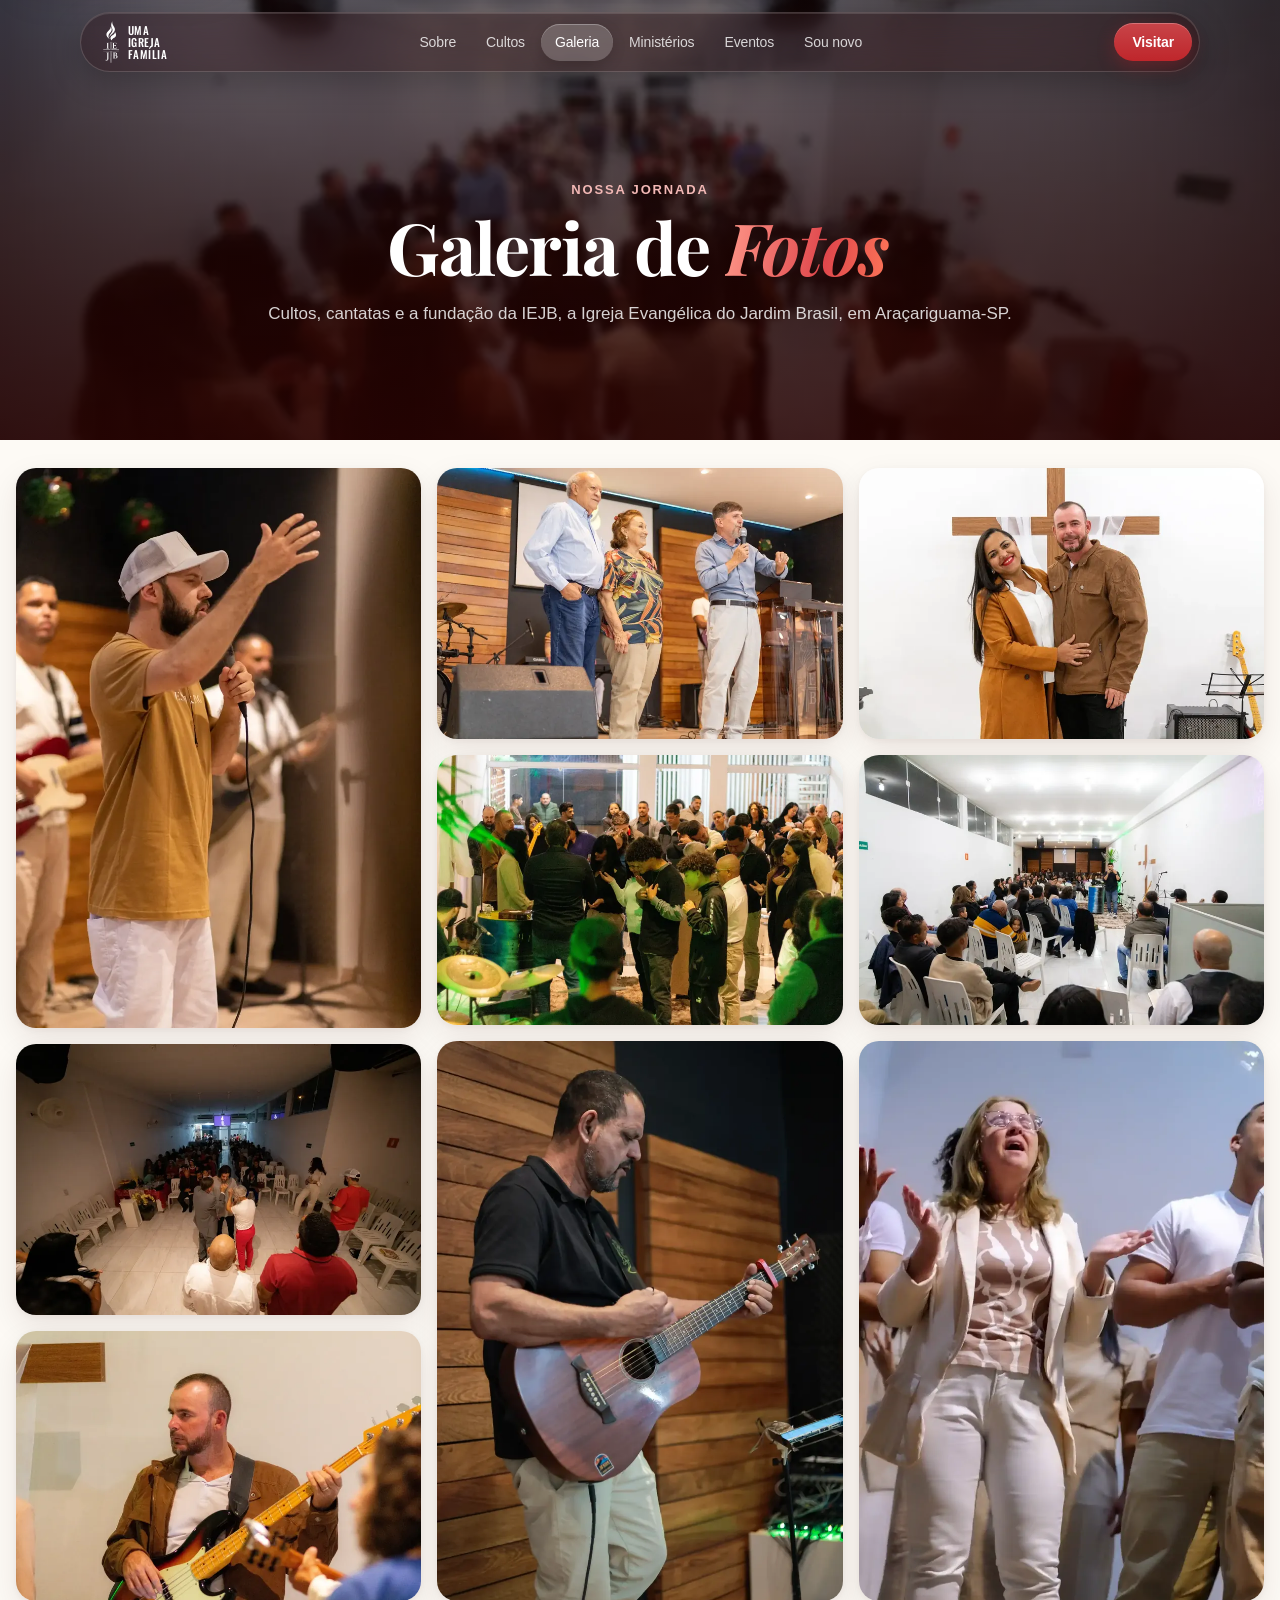
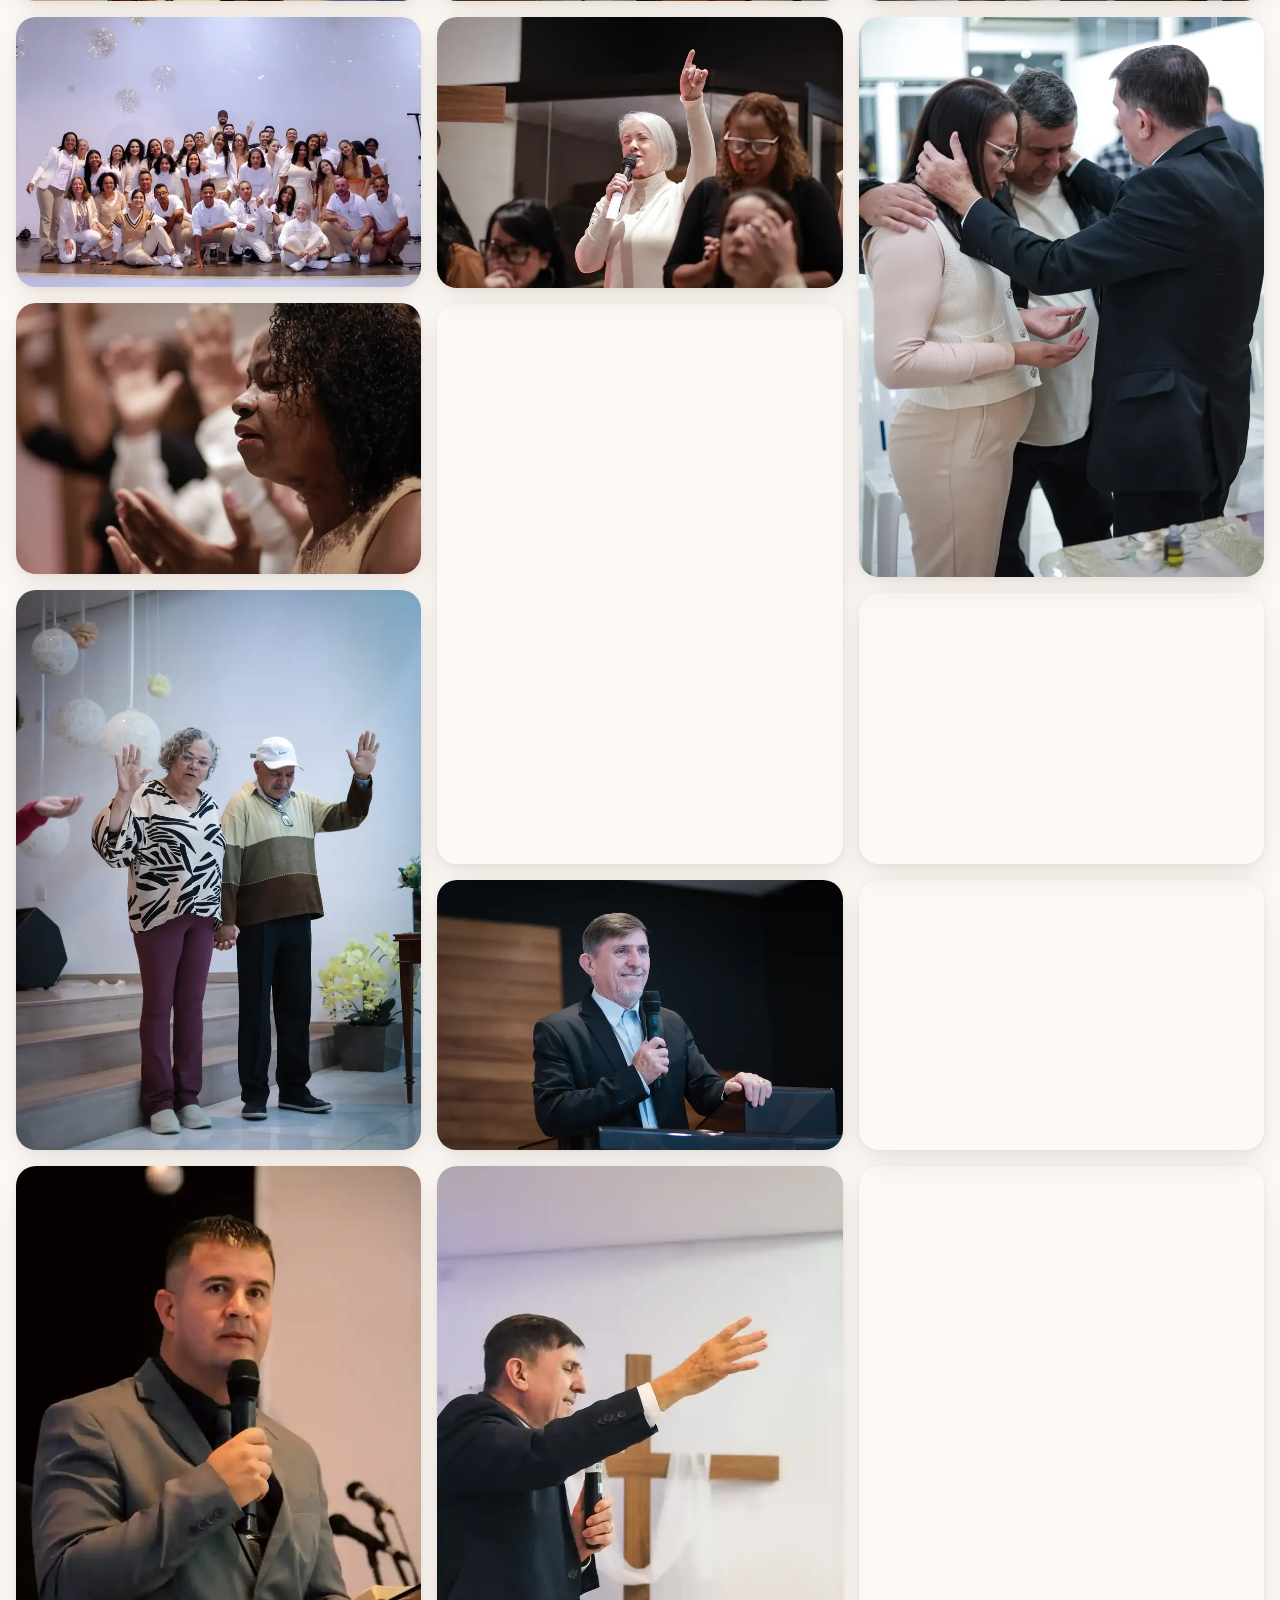
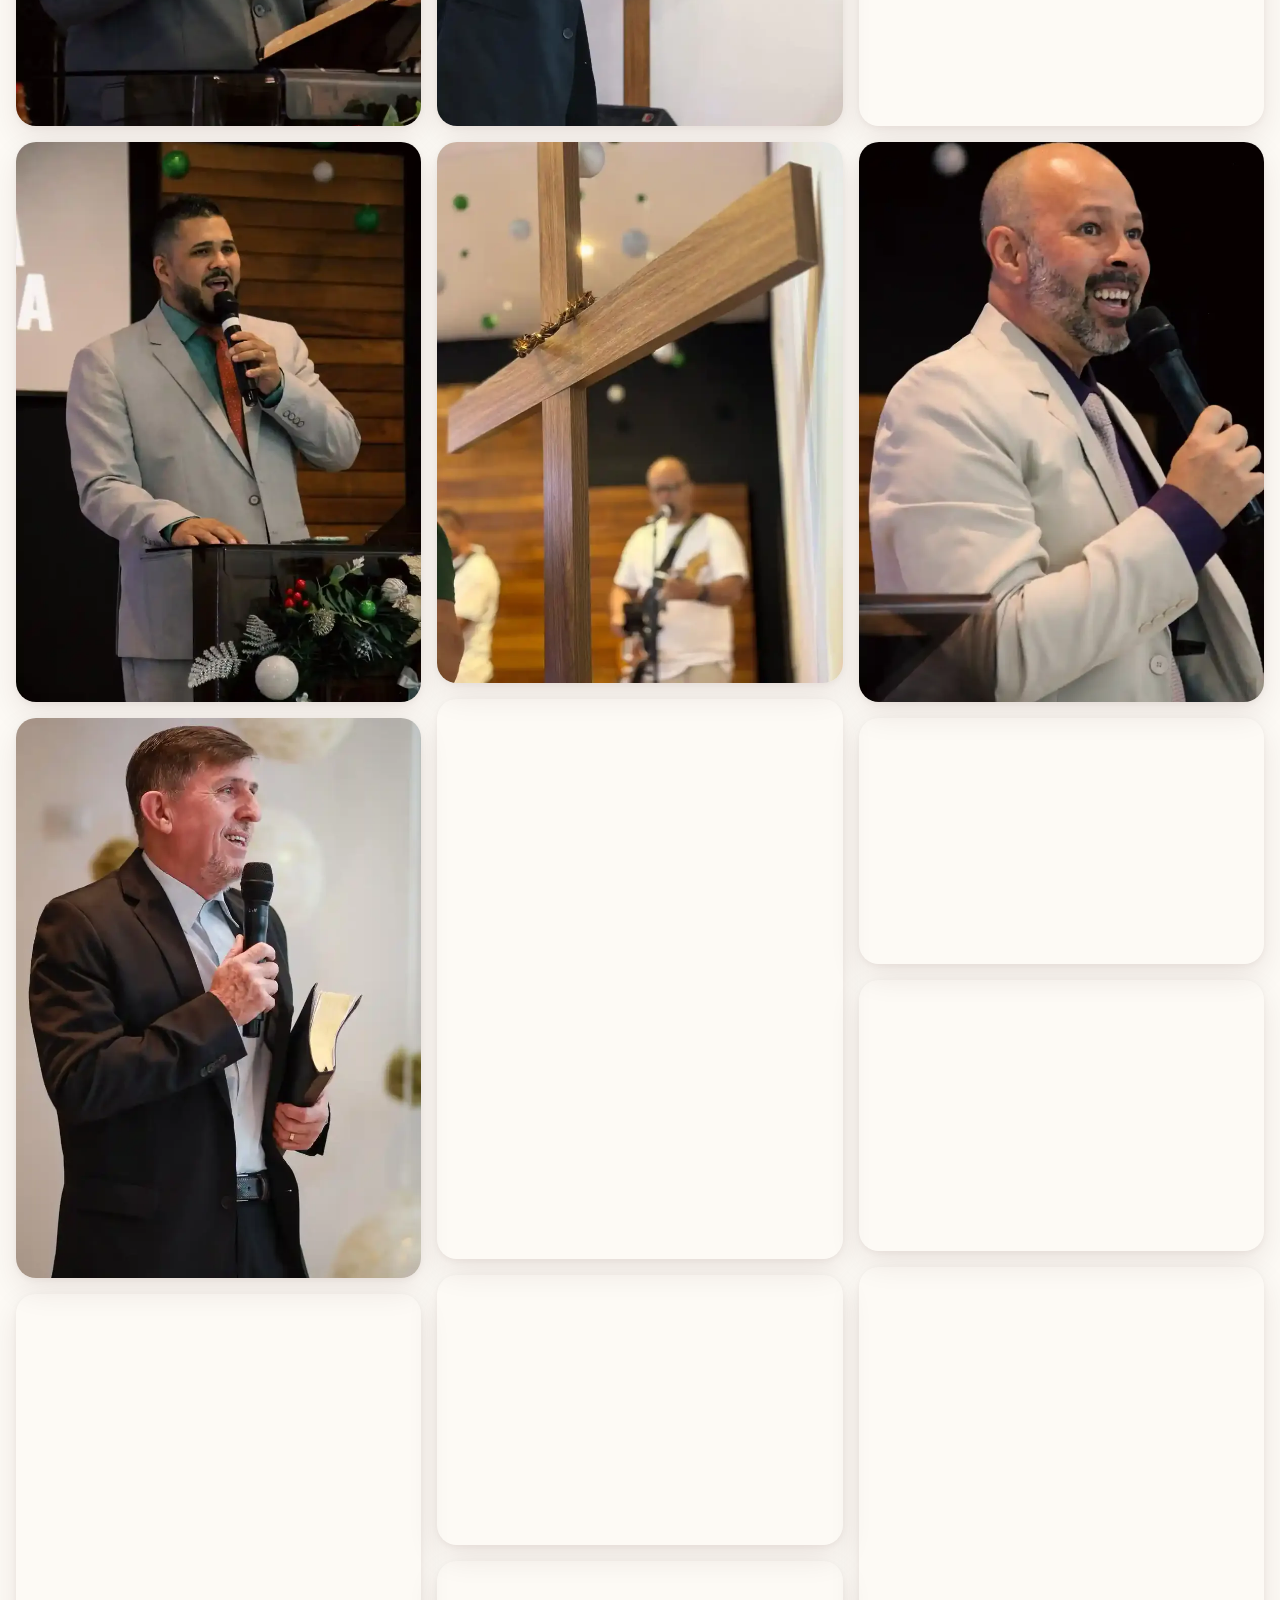
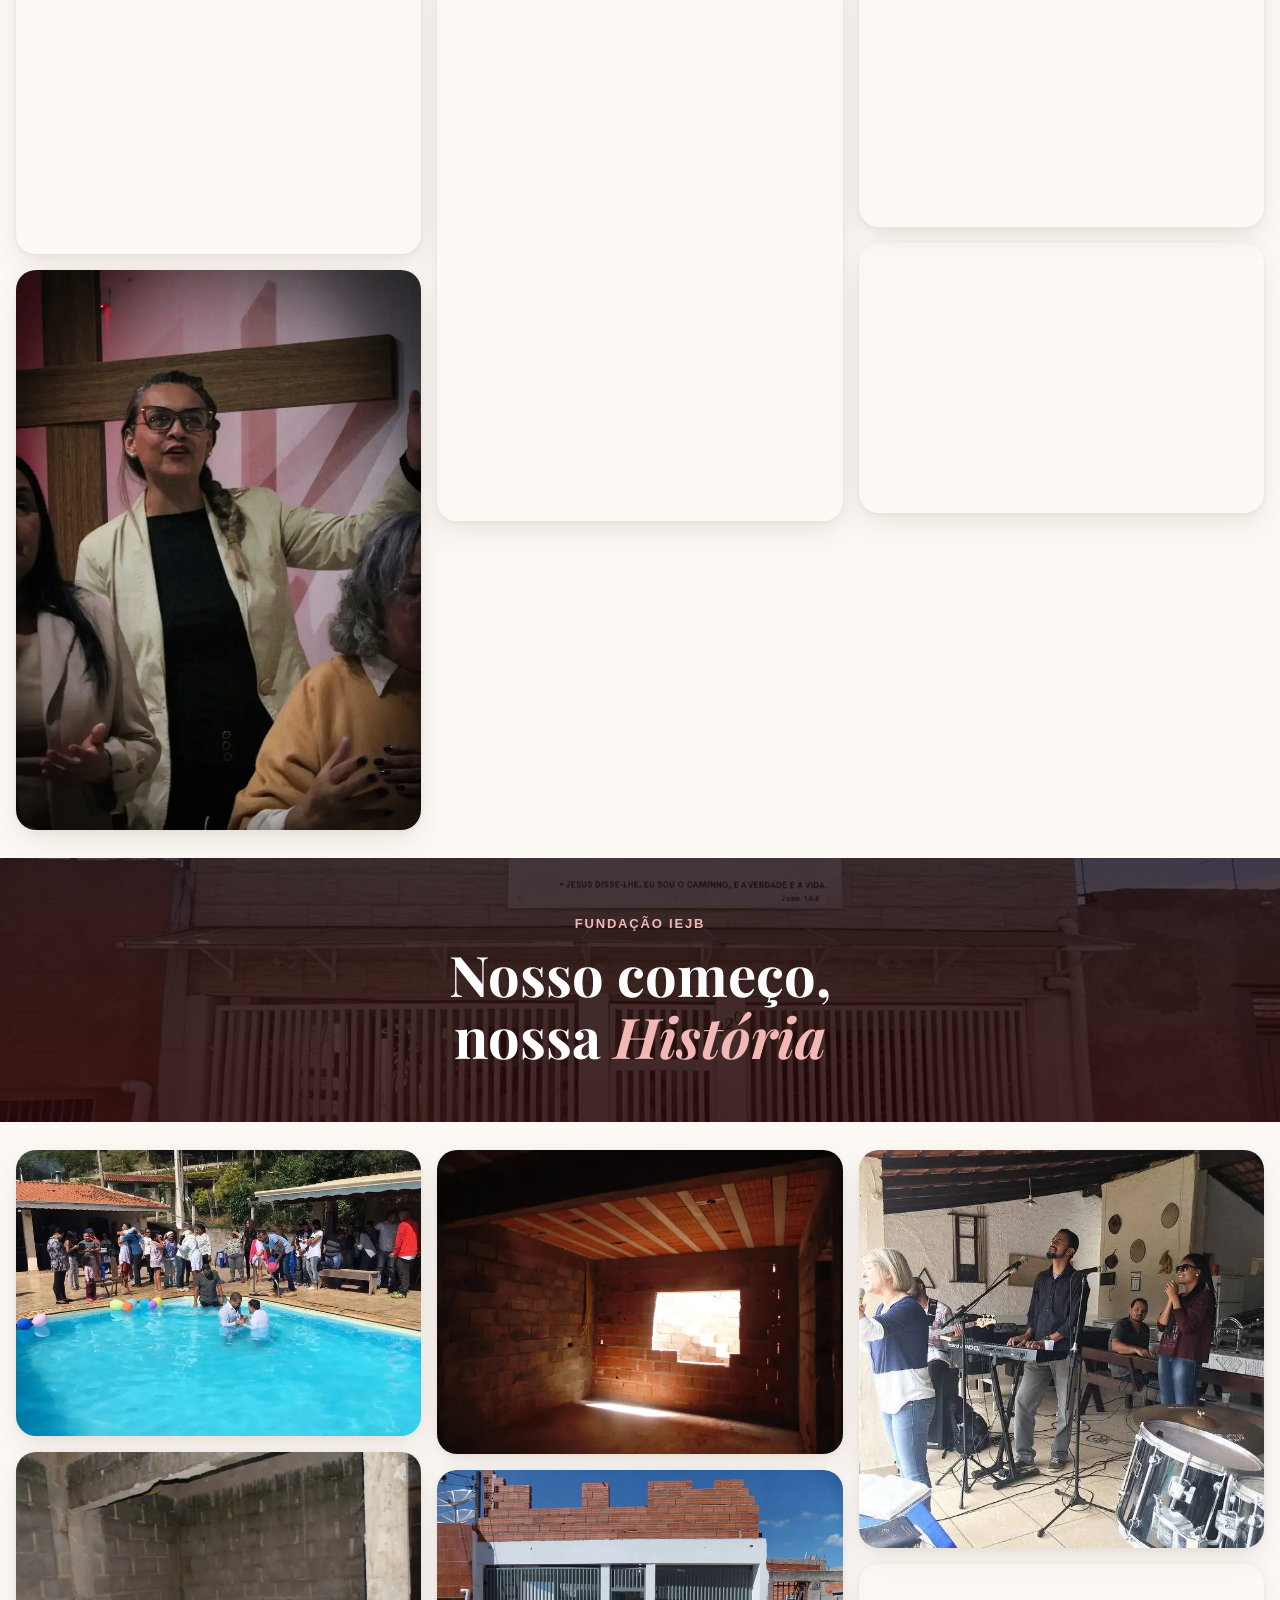
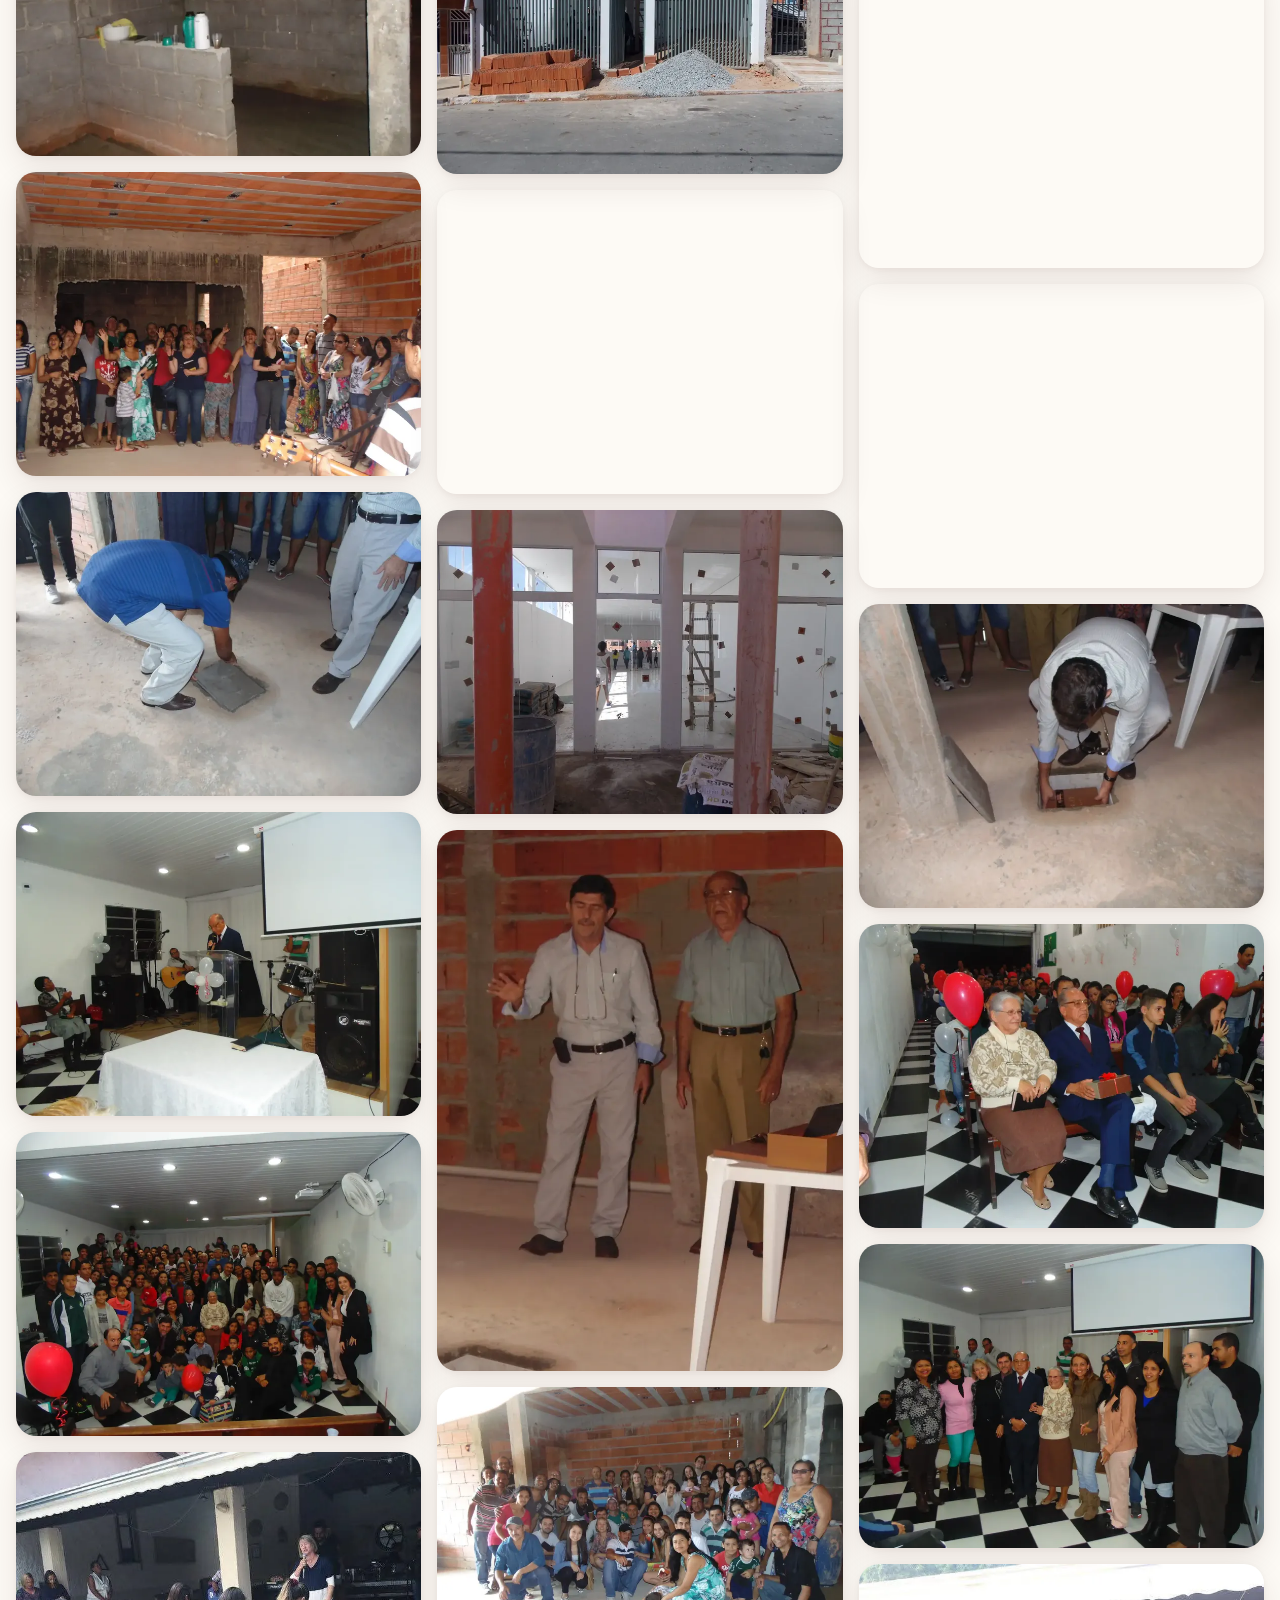
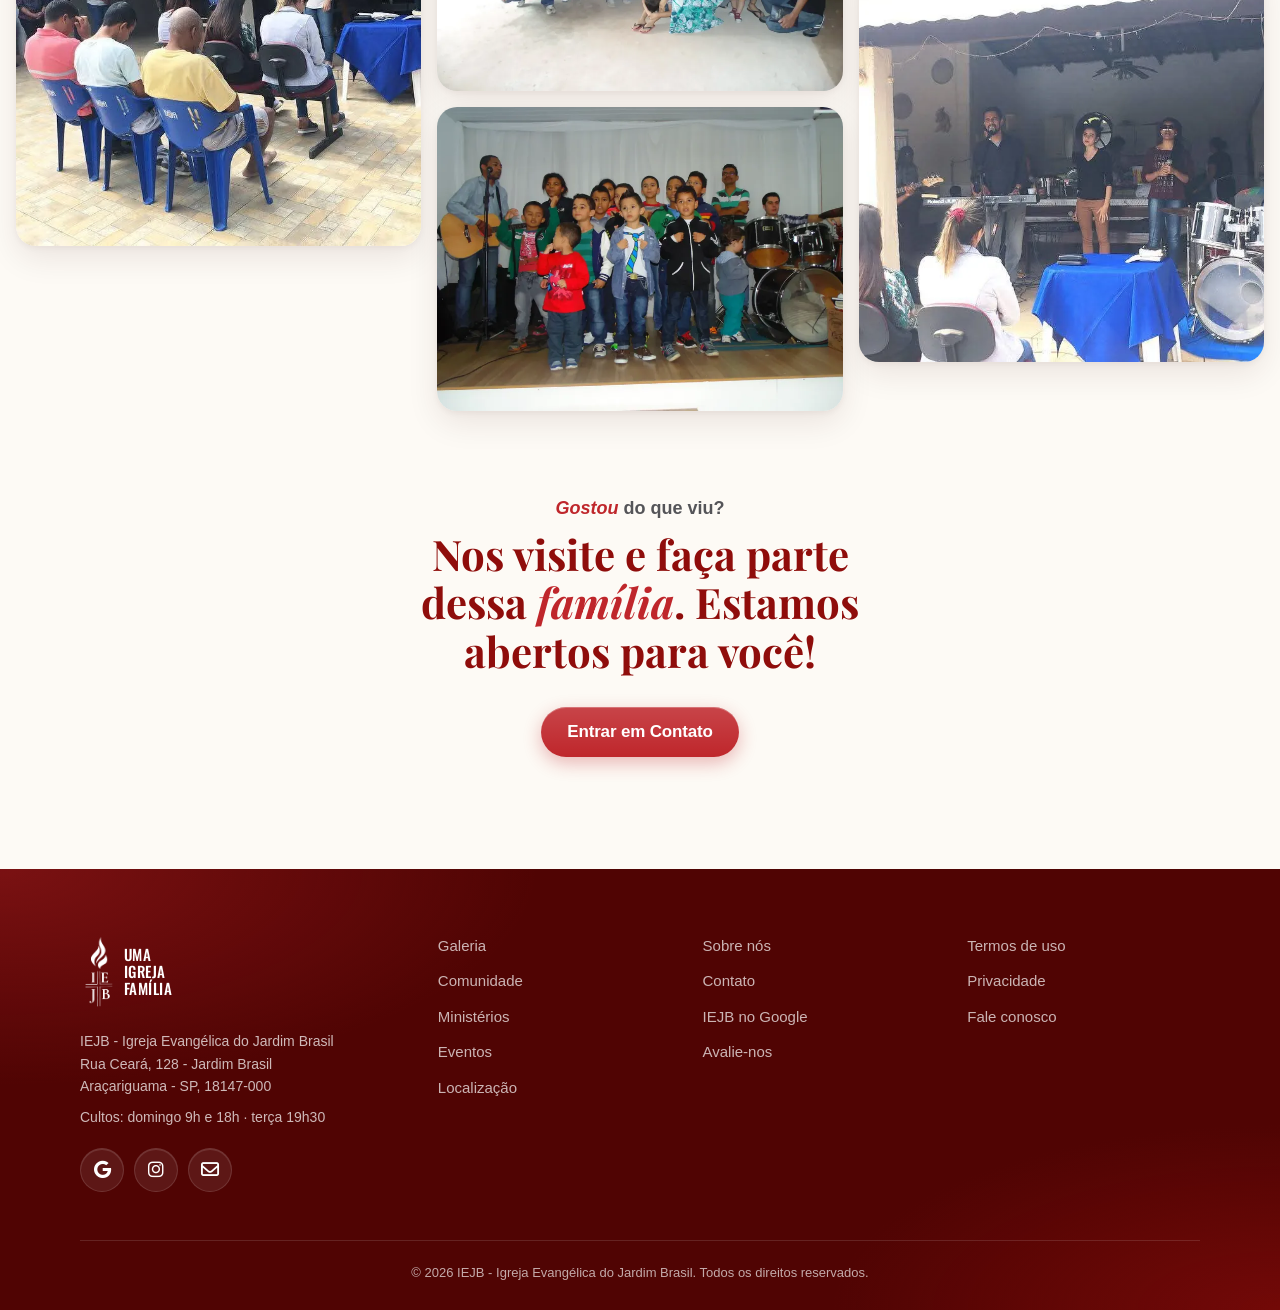
<file: pages/galeria.html>
<!DOCTYPE html>
<html lang="pt-BR">

<head>
    <meta charset="UTF-8">
    <meta name="viewport" content="width=device-width, initial-scale=1.0">
    <meta name="view-transition" content="same-origin" />
    <script>document.documentElement.classList.add('js');
        // Modo leve (celular com pouca memória, economia de dados ou sistema pedindo menos transparência): vidro vira fundo sólido
        try { var n = navigator, c = n.connection || {}; if ((n.deviceMemory && n.deviceMemory <= 2) || c.saveData || matchMedia('(prefers-reduced-transparency: reduce)').matches) document.documentElement.classList.add('leve'); } catch (e) { }</script>
    <title>Galeria de Fotos | IEJB - Igreja em Araçariguama, SP</title>
    <meta name="description" content="Fotos da IEJB, igreja evangélica em Araçariguama-SP: cultos, cantatas e a fundação em 2013 no Jardim Brasil.">
    <meta name="google-site-verification" content="epbdVr2cXV4FJen0Nl3TCTnnBgFvCkcp04smA-PDTZ0">
    <link rel="canonical" href="https://iejb.com.br/pages/galeria.html">
    <meta property="og:type" content="website">
    <meta property="og:site_name" content="IEJB - Igreja Evangélica do Jardim Brasil">
    <meta property="og:locale" content="pt_BR">
    <meta property="og:url" content="https://iejb.com.br/pages/galeria.html">
    <meta property="og:title" content="Galeria de Fotos | IEJB - Igreja em Araçariguama, SP">
    <meta property="og:description" content="Fotos da IEJB, igreja evangélica em Araçariguama-SP: cultos, cantatas e a fundação em 2013 no Jardim Brasil.">
    <meta property="og:image" content="https://iejb.com.br/images/og-iejb.jpg">
    <meta property="og:image:width" content="1200">
    <meta property="og:image:height" content="630">
    <meta property="og:image:alt" content="Culto na IEJB, igreja evangélica em Araçariguama, com os horários dos cultos">
    <meta name="twitter:card" content="summary_large_image">
    <link rel="preconnect" href="https://fonts.googleapis.com">
    <link rel="preconnect" href="https://fonts.gstatic.com" crossorigin>
    <link rel="stylesheet" href="https://fonts.googleapis.com/css2?family=Playfair+Display:ital,wght@0,400..900;1,400..900&display=swap" media="print" onload="this.media='all'">
    <link rel="stylesheet" href="https://fonts.googleapis.com/css2?family=Oswald:wght@500&text=UMAIGREJF%C3%8DL%20&display=swap" media="print" onload="this.media='all'">
    <noscript>
        <link rel="stylesheet" href="https://fonts.googleapis.com/css2?family=Playfair+Display:ital,wght@0,400..900;1,400..900&display=swap">
        <link rel="stylesheet" href="https://fonts.googleapis.com/css2?family=Oswald:wght@500&text=UMAIGREJF%C3%8DL%20&display=swap">
    </noscript>
    <!-- ?v=2: faz quem já visitou o site baixar o CSS/JS novo uma vez (o service worker antigo
         guardava cópias). O sw.js atual já busca CSS/JS na rede primeiro, então não precisa mudar de novo. -->
    <link rel="stylesheet" href="../estilo/style.css?v=2">
    <link rel="stylesheet" href="../estilo/icones.css">
    <link rel="preload" as="image" href="../images/cantata22-wide-desfocada.webp" fetchpriority="high">
    <script type="application/ld+json">
    {
        "@context": "https://schema.org",
        "@type": "BreadcrumbList",
        "itemListElement": [
            { "@type": "ListItem", "position": 1, "name": "Início", "item": "https://iejb.com.br/" },
            { "@type": "ListItem", "position": 2, "name": "Galeria de Fotos", "item": "https://iejb.com.br/pages/galeria.html" }
        ]
    }
    </script>
    <link rel="manifest" href="../manifest.webmanifest">
    <meta name="theme-color" content="#8F0D0B">
    <link rel="icon" href="../images/favicon-96x96.png" type="image/png" sizes="96x96">
    <link rel="apple-touch-icon" href="../images/icone-192.png">
    <script src="../script/script.js?v=2" defer onerror="document.documentElement.classList.remove('js')"></script>
</head>

<body>
    <a class="pular" href="#conteudo">Pular para o conteúdo</a>
    <header class="sobre-escuro">
        <div class="logo"><a href="../index.html">
                <img src="../images/logo-iejb-pequeno.png" width="160" height="365" alt="IEJB - página inicial">
                <span class="logo-texto" aria-hidden="true">UMA <br> IGREJA <br> FAMÍLIA</span>
            </a>
        </div>
        <nav id="menu-principal" aria-label="Principal">
            <ul>
                <li><a href="../index.html#quem-somos">Sobre</a></li>
                <li><a href="../index.html#programacao">Cultos</a></li>
                <li><a href="galeria.html" aria-current="page">Galeria</a></li>
                <li><a href="../index.html#ministerios">Ministérios</a></li>
                <li><a href="../index.html#eventos">Eventos</a></li>
                <li><a href="../index.html#cta">Sou novo</a></li>
            </ul>
        </nav>
        <p><a href="../index.html#localizacao">Visitar</a></p>

        <button type="button" class="mobile-menu" aria-label="Abrir menu" aria-expanded="false" aria-controls="menu-principal">
            <span></span>
            <span></span>
            <span></span>
        </button>
    </header>

    <main id="conteudo">
        <section id="pag-galeria-hero" class="pag-galeria-hero">
            <span>Nossa Jornada</span>
            <h1>Galeria de <strong>Fotos
                </strong></h1>
            <p>Cultos, cantatas e a fundação da IEJB, a Igreja Evangélica do Jardim Brasil, em Araçariguama-SP.</p>
        </section>

        <section id="pag-galeria-container" class="pag-galeria-container">
            <div class="pag-galeria-grid">
                <img src="../images/pag-galeria/cantata-22/cantata22-01.webp" alt="Homem com microfone em cantata na IEJB" loading="lazy" width="1067" height="1600" srcset="../images/pag-galeria/cantata-22/cantata22-01-400.webp 400w, ../images/pag-galeria/cantata-22/cantata22-01-800.webp 800w, ../images/pag-galeria/cantata-22/cantata22-01.webp 1067w" sizes="(max-width: 760px) calc(50vw - 18px), min(405px, calc((100vw - 64px) / 3))" decoding="async">
                <img src="../images/pag-galeria/cantata-23-pascoa/cantata23pascoa-02.webp" alt="Igreja reunida em cantata na IEJB"
                    loading="lazy" width="1600" height="1067" srcset="../images/pag-galeria/cantata-23-pascoa/cantata23pascoa-02-400.webp 400w, ../images/pag-galeria/cantata-23-pascoa/cantata23pascoa-02-800.webp 800w, ../images/pag-galeria/cantata-23-pascoa/cantata23pascoa-02.webp 1600w" sizes="(max-width: 760px) calc(50vw - 18px), min(405px, calc((100vw - 64px) / 3))" decoding="async">
                <img src="../images/pag-galeria/cantata-23/cantata23-03.webp" alt="Homem tocando contrabaixo em cantata na IEJB"
                    loading="lazy" width="1600" height="1067" srcset="../images/pag-galeria/cantata-23/cantata23-03-400.webp 400w, ../images/pag-galeria/cantata-23/cantata23-03-800.webp 800w, ../images/pag-galeria/cantata-23/cantata23-03.webp 1600w" sizes="(max-width: 760px) calc(50vw - 18px), min(405px, calc((100vw - 64px) / 3))" decoding="async">
                <img src="../images/pag-galeria/cantata-ieja/cantataieja-02.webp" alt="Pessoas reunidas em cantata na IEJB" loading="lazy" width="1920" height="1280" srcset="../images/pag-galeria/cantata-ieja/cantataieja-02-400.webp 400w, ../images/pag-galeria/cantata-ieja/cantataieja-02-800.webp 800w, ../images/pag-galeria/cantata-ieja/cantataieja-02.webp 1920w" sizes="(max-width: 760px) calc(50vw - 18px), min(405px, calc((100vw - 64px) / 3))" decoding="async">
                <img src="../images/pag-galeria/cantata-25/cantata25-03.webp" alt="Mulher adorando em cantata na IEJB" loading="lazy" width="1600" height="1067" srcset="../images/pag-galeria/cantata-25/cantata25-03-400.webp 400w, ../images/pag-galeria/cantata-25/cantata25-03-800.webp 800w, ../images/pag-galeria/cantata-25/cantata25-03.webp 1600w" sizes="(max-width: 760px) calc(50vw - 18px), min(405px, calc((100vw - 64px) / 3))" decoding="async">
                <img src="../images/pag-galeria/cantata-25/cantata25-06.webp" alt="Casal orando em cantata na IEJB" loading="lazy" width="1067" height="1600" srcset="../images/pag-galeria/cantata-25/cantata25-06-400.webp 400w, ../images/pag-galeria/cantata-25/cantata25-06-800.webp 800w, ../images/pag-galeria/cantata-25/cantata25-06.webp 1067w" sizes="(max-width: 760px) calc(50vw - 18px), min(405px, calc((100vw - 64px) / 3))" decoding="async">
                <img src="../images/pag-galeria/cultos/cultos02.webp" alt="Pastor pregando em culto na IEJB" loading="lazy" width="854" height="1280" srcset="../images/pag-galeria/cultos/cultos02-400.webp 400w, ../images/pag-galeria/cultos/cultos02-800.webp 800w, ../images/pag-galeria/cultos/cultos02.webp 854w" sizes="(max-width: 760px) calc(50vw - 18px), min(405px, calc((100vw - 64px) / 3))" decoding="async">
                <img src="../images/pag-galeria/cultos/cultos04.webp" alt="Homem pregando em culto na IEJB" loading="lazy" width="854" height="1280" srcset="../images/pag-galeria/cultos/cultos04-400.webp 400w, ../images/pag-galeria/cultos/cultos04-800.webp 800w, ../images/pag-galeria/cultos/cultos04.webp 854w" sizes="(max-width: 760px) calc(50vw - 18px), min(405px, calc((100vw - 64px) / 3))" decoding="async">
                <img src="../images/pag-galeria/cultos/cultos05.webp" alt="Pastor pregando em culto na IEJB" loading="lazy" width="854" height="1280" srcset="../images/pag-galeria/cultos/cultos05-400.webp 400w, ../images/pag-galeria/cultos/cultos05-800.webp 800w, ../images/pag-galeria/cultos/cultos05.webp 854w" sizes="(max-width: 760px) calc(50vw - 18px), min(405px, calc((100vw - 64px) / 3))" decoding="async">
                <img src="../images/pag-galeria/cantata-26/cantata26-01.webp" alt="Pastor orando em cantata na IEJB" loading="lazy" width="1066" height="1600" srcset="../images/pag-galeria/cantata-26/cantata26-01-400.webp 400w, ../images/pag-galeria/cantata-26/cantata26-01-800.webp 800w, ../images/pag-galeria/cantata-26/cantata26-01.webp 1066w" sizes="(max-width: 760px) calc(50vw - 18px), min(405px, calc((100vw - 64px) / 3))" decoding="async">
                <img src="../images/pag-galeria/cantata-26/cantata26-05.webp" alt="Mulher cantando na igreja em cantata na IEJB" loading="lazy" width="1066" height="1600" srcset="../images/pag-galeria/cantata-26/cantata26-05-400.webp 400w, ../images/pag-galeria/cantata-26/cantata26-05-800.webp 800w, ../images/pag-galeria/cantata-26/cantata26-05.webp 1066w" sizes="(max-width: 760px) calc(50vw - 18px), min(405px, calc((100vw - 64px) / 3))" decoding="async">
            </div>

            <div class="pag-galeria-grid">
                <img src="../images/pag-galeria/cantata-22/cantata22-02.webp" alt="Pastores reunidos em cantata na IEJB" loading="lazy" width="1600" height="1067" srcset="../images/pag-galeria/cantata-22/cantata22-02-400.webp 400w, ../images/pag-galeria/cantata-22/cantata22-02-800.webp 800w, ../images/pag-galeria/cantata-22/cantata22-02.webp 1600w" sizes="(max-width: 760px) calc(50vw - 18px), min(405px, calc((100vw - 64px) / 3))" decoding="async">
                <img src="../images/pag-galeria/cantata-23/cantata23-04.webp" alt="Pessoas orando em cantata na IEJB" loading="lazy" width="1600" height="1067" srcset="../images/pag-galeria/cantata-23/cantata23-04-400.webp 400w, ../images/pag-galeria/cantata-23/cantata23-04-800.webp 800w, ../images/pag-galeria/cantata-23/cantata23-04.webp 1600w" sizes="(max-width: 760px) calc(50vw - 18px), min(405px, calc((100vw - 64px) / 3))" decoding="async">
                <img src="../images/pag-galeria/cantata-25/cantata25-01.webp" alt="Homem tocando violão em cantata na IEJB" loading="lazy" width="1067" height="1600" srcset="../images/pag-galeria/cantata-25/cantata25-01-400.webp 400w, ../images/pag-galeria/cantata-25/cantata25-01-800.webp 800w, ../images/pag-galeria/cantata-25/cantata25-01.webp 1067w" sizes="(max-width: 760px) calc(50vw - 18px), min(405px, calc((100vw - 64px) / 3))" decoding="async">
                <img src="../images/pag-galeria/cantata-25/cantata25-04.webp" alt="Mulher orando com microfone em cantata na IEJB"
                    loading="lazy" width="1600" height="1067" srcset="../images/pag-galeria/cantata-25/cantata25-04-400.webp 400w, ../images/pag-galeria/cantata-25/cantata25-04-800.webp 800w, ../images/pag-galeria/cantata-25/cantata25-04.webp 1600w" sizes="(max-width: 760px) calc(50vw - 18px), min(405px, calc((100vw - 64px) / 3))" decoding="async">
                <img src="../images/pag-galeria/cantata-23-pascoa/cantata23pascoa-01.webp"
                    alt="Homem falando no microfone em cantata na IEJB" loading="lazy" width="1067" height="1600" srcset="../images/pag-galeria/cantata-23-pascoa/cantata23pascoa-01-400.webp 400w, ../images/pag-galeria/cantata-23-pascoa/cantata23pascoa-01-800.webp 800w, ../images/pag-galeria/cantata-23-pascoa/cantata23pascoa-01.webp 1067w" sizes="(max-width: 760px) calc(50vw - 18px), min(405px, calc((100vw - 64px) / 3))" decoding="async">
                <img src="../images/pag-galeria/cantata-25/cantata25-05.webp" alt="Pastor da igreja em cantata na IEJB" loading="lazy" width="1600" height="1067" srcset="../images/pag-galeria/cantata-25/cantata25-05-400.webp 400w, ../images/pag-galeria/cantata-25/cantata25-05-800.webp 800w, ../images/pag-galeria/cantata-25/cantata25-05.webp 1600w" sizes="(max-width: 760px) calc(50vw - 18px), min(405px, calc((100vw - 64px) / 3))" decoding="async">
                <img src="../images/pag-galeria/cultos/cultos01.webp" alt="Pastor pregando em culto na IEJB" loading="lazy" width="1066" height="1600" srcset="../images/pag-galeria/cultos/cultos01-400.webp 400w, ../images/pag-galeria/cultos/cultos01-800.webp 800w, ../images/pag-galeria/cultos/cultos01.webp 1066w" sizes="(max-width: 760px) calc(50vw - 18px), min(405px, calc((100vw - 64px) / 3))" decoding="async">
                <img src="../images/pag-galeria/cantata-24/cantata24-04.webp" alt="Cruz e homem tocando violão em cantata na IEJB" loading="lazy" width="960" height="1280" srcset="../images/pag-galeria/cantata-24/cantata24-04-400.webp 400w, ../images/pag-galeria/cantata-24/cantata24-04-800.webp 800w, ../images/pag-galeria/cantata-24/cantata24-04.webp 960w" sizes="(max-width: 760px) calc(50vw - 18px), min(405px, calc((100vw - 64px) / 3))" decoding="async">
                <img src="../images/pag-galeria/cultos/cultos06.webp" alt="Homem tocando violão em culto na IEJB" loading="lazy" width="854" height="1280" srcset="../images/pag-galeria/cultos/cultos06-400.webp 400w, ../images/pag-galeria/cultos/cultos06-800.webp 800w, ../images/pag-galeria/cultos/cultos06.webp 854w" sizes="(max-width: 760px) calc(50vw - 18px), min(405px, calc((100vw - 64px) / 3))" decoding="async">
                <img src="../images/pag-galeria/cantata-26/cantata26-02.webp" alt="Igreja cantando em cantata na IEJB" loading="lazy" width="1600" height="1066" srcset="../images/pag-galeria/cantata-26/cantata26-02-400.webp 400w, ../images/pag-galeria/cantata-26/cantata26-02-800.webp 800w, ../images/pag-galeria/cantata-26/cantata26-02.webp 1600w" sizes="(max-width: 760px) calc(50vw - 18px), min(405px, calc((100vw - 64px) / 3))" decoding="async">
                <img src="../images/pag-galeria/cantata-26/cantata26-04.webp" alt="Mulher cantando na igreja em cantata na IEJB" loading="lazy" width="1066" height="1600" srcset="../images/pag-galeria/cantata-26/cantata26-04-400.webp 400w, ../images/pag-galeria/cantata-26/cantata26-04-800.webp 800w, ../images/pag-galeria/cantata-26/cantata26-04.webp 1066w" sizes="(max-width: 760px) calc(50vw - 18px), min(405px, calc((100vw - 64px) / 3))" decoding="async">
            </div>

            <div class="pag-galeria-grid">
                <img src="../images/pag-galeria/cantata-23/cantata23-01.webp" alt="Casal tirando foto em cantata na IEJB" loading="lazy" width="1600" height="1067" srcset="../images/pag-galeria/cantata-23/cantata23-01-400.webp 400w, ../images/pag-galeria/cantata-23/cantata23-01-800.webp 800w, ../images/pag-galeria/cantata-23/cantata23-01.webp 1600w" sizes="(max-width: 760px) calc(50vw - 18px), min(405px, calc((100vw - 64px) / 3))" decoding="async">
                <img src="../images/pag-galeria/cantata-23/cantata23-02.webp" alt="Igreja reunida em cantata na IEJB" loading="lazy" width="1600" height="1067" srcset="../images/pag-galeria/cantata-23/cantata23-02-400.webp 400w, ../images/pag-galeria/cantata-23/cantata23-02-800.webp 800w, ../images/pag-galeria/cantata-23/cantata23-02.webp 1600w" sizes="(max-width: 760px) calc(50vw - 18px), min(405px, calc((100vw - 64px) / 3))" decoding="async">
                <img src="../images/pag-galeria/cantata-ieja/cantataieja-01.webp" alt="Mulher adorando em cantata na IEJB" loading="lazy" width="1280" height="1920" srcset="../images/pag-galeria/cantata-ieja/cantataieja-01-400.webp 400w, ../images/pag-galeria/cantata-ieja/cantataieja-01-800.webp 800w, ../images/pag-galeria/cantata-ieja/cantataieja-01.webp 1280w" sizes="(max-width: 760px) calc(50vw - 18px), min(405px, calc((100vw - 64px) / 3))" decoding="async">
                <img src="../images/pag-galeria/cantata-25/cantata25-02.webp" alt="Pastor orando por casal em cantata na IEJB"
                    loading="lazy" width="1067" height="1600" srcset="../images/pag-galeria/cantata-25/cantata25-02-400.webp 400w, ../images/pag-galeria/cantata-25/cantata25-02-800.webp 800w, ../images/pag-galeria/cantata-25/cantata25-02.webp 1067w" sizes="(max-width: 760px) calc(50vw - 18px), min(405px, calc((100vw - 64px) / 3))" decoding="async">
                <img src="../images/pag-galeria/cantata-24/cantata24-01.webp" alt="Igreja reunida em cantata na IEJB" loading="lazy" width="1280" height="854" srcset="../images/pag-galeria/cantata-24/cantata24-01-400.webp 400w, ../images/pag-galeria/cantata-24/cantata24-01-800.webp 800w, ../images/pag-galeria/cantata-24/cantata24-01.webp 1280w" sizes="(max-width: 760px) calc(50vw - 18px), min(405px, calc((100vw - 64px) / 3))" decoding="async">
                <img src="../images/pag-galeria/cantata-ieja/cantataieja-03.webp" alt="Igreja cantando numa cantata na IEJB" loading="lazy" width="1600" height="1066" srcset="../images/pag-galeria/cantata-ieja/cantataieja-03-400.webp 400w, ../images/pag-galeria/cantata-ieja/cantataieja-03-800.webp 800w, ../images/pag-galeria/cantata-ieja/cantataieja-03.webp 1600w" sizes="(max-width: 760px) calc(50vw - 18px), min(405px, calc((100vw - 64px) / 3))" decoding="async">
                <img src="../images/pag-galeria/cantata-24/cantata24-02.webp" alt="Homem tocando contrabaixo em cantata na IEJB" loading="lazy" width="854" height="1280" srcset="../images/pag-galeria/cantata-24/cantata24-02-400.webp 400w, ../images/pag-galeria/cantata-24/cantata24-02-800.webp 800w, ../images/pag-galeria/cantata-24/cantata24-02.webp 854w" sizes="(max-width: 760px) calc(50vw - 18px), min(405px, calc((100vw - 64px) / 3))" decoding="async">
                <img src="../images/pag-galeria/cultos/cultos03.webp" alt="Pastor pregando em culto na IEJB" loading="lazy" width="854" height="1280" srcset="../images/pag-galeria/cultos/cultos03-400.webp 400w, ../images/pag-galeria/cultos/cultos03-800.webp 800w, ../images/pag-galeria/cultos/cultos03.webp 854w" sizes="(max-width: 760px) calc(50vw - 18px), min(405px, calc((100vw - 64px) / 3))" decoding="async">
                <img src="../images/pag-galeria/cantata-24/cantata24-03.webp" alt="Pessoas tirando foto em cantata na IEJB" loading="lazy" width="1600" height="972" srcset="../images/pag-galeria/cantata-24/cantata24-03-400.webp 400w, ../images/pag-galeria/cantata-24/cantata24-03-800.webp 800w, ../images/pag-galeria/cantata-24/cantata24-03.webp 1600w" sizes="(max-width: 760px) calc(50vw - 18px), min(405px, calc((100vw - 64px) / 3))" decoding="async">
                <img src="../images/pag-galeria/cantata-24/cantata24-05.webp" alt="Igreja cantando numa cantata na IEJB" loading="lazy" width="1280" height="854" srcset="../images/pag-galeria/cantata-24/cantata24-05-400.webp 400w, ../images/pag-galeria/cantata-24/cantata24-05-800.webp 800w, ../images/pag-galeria/cantata-24/cantata24-05.webp 1280w" sizes="(max-width: 760px) calc(50vw - 18px), min(405px, calc((100vw - 64px) / 3))" decoding="async">
                <img src="../images/pag-galeria/cantata-26/cantata26-03.webp" alt="Igreja cantando em cantata na IEJB" loading="lazy" width="1066" height="1600" srcset="../images/pag-galeria/cantata-26/cantata26-03-400.webp 400w, ../images/pag-galeria/cantata-26/cantata26-03-800.webp 800w, ../images/pag-galeria/cantata-26/cantata26-03.webp 1066w" sizes="(max-width: 760px) calc(50vw - 18px), min(405px, calc((100vw - 64px) / 3))" decoding="async">
                <img src="../images/pag-galeria/cantata-26/cantata26-06.webp" alt="Pessoas cantando na igreja em cantata na IEJB" loading="lazy" width="1600" height="1066" srcset="../images/pag-galeria/cantata-26/cantata26-06-400.webp 400w, ../images/pag-galeria/cantata-26/cantata26-06-800.webp 800w, ../images/pag-galeria/cantata-26/cantata26-06.webp 1600w" sizes="(max-width: 760px) calc(50vw - 18px), min(405px, calc((100vw - 64px) / 3))" decoding="async">
            </div>
        </section>

        <section id="fundacao-hero" class="fundacao-hero">
            <h2>Fundação IEJB</h2>
            <h3>Nosso começo, <br> nossa <strong>História</strong></h3>
        </section>

        <section id="fundacao-container" class="pag-galeria-container">
            <div class="pag-galeria-grid">
                <img src="../images/pag-galeria/fundacao/fundacao17.webp" alt="Batismo na piscina com a igreja reunida em volta, no começo da IEJB" loading="lazy" width="960" height="677" srcset="../images/pag-galeria/fundacao/fundacao17-400.webp 400w, ../images/pag-galeria/fundacao/fundacao17-800.webp 800w, ../images/pag-galeria/fundacao/fundacao17.webp 960w" sizes="(max-width: 760px) calc(50vw - 18px), min(405px, calc((100vw - 64px) / 3))" decoding="async">
                <img src="../images/pag-galeria/fundacao/fundacao04.webp" alt="Igreja em construção na fundação da IEJB" loading="lazy" width="1600" height="1200" srcset="../images/pag-galeria/fundacao/fundacao04-400.webp 400w, ../images/pag-galeria/fundacao/fundacao04-800.webp 800w, ../images/pag-galeria/fundacao/fundacao04.webp 1600w" sizes="(max-width: 760px) calc(50vw - 18px), min(405px, calc((100vw - 64px) / 3))" decoding="async">
                <img src="../images/pag-galeria/fundacao/fundacao07.webp" alt="Pessoas reunidas na construção da IEJB" loading="lazy" width="1600" height="1200" srcset="../images/pag-galeria/fundacao/fundacao07-400.webp 400w, ../images/pag-galeria/fundacao/fundacao07-800.webp 800w, ../images/pag-galeria/fundacao/fundacao07.webp 1600w" sizes="(max-width: 760px) calc(50vw - 18px), min(405px, calc((100vw - 64px) / 3))" decoding="async">
                <img src="../images/pag-galeria/fundacao/fundacao10.webp" alt="Homem colocando bíblia na construção da IEJB" loading="lazy" width="1600" height="1200" srcset="../images/pag-galeria/fundacao/fundacao10-400.webp 400w, ../images/pag-galeria/fundacao/fundacao10-800.webp 800w, ../images/pag-galeria/fundacao/fundacao10.webp 1600w" sizes="(max-width: 760px) calc(50vw - 18px), min(405px, calc((100vw - 64px) / 3))" decoding="async">
                <img src="../images/pag-galeria/fundacao/fundacao13.webp" alt="Homem pregando na construção da IEJB" loading="lazy" width="1600" height="1200" srcset="../images/pag-galeria/fundacao/fundacao13-400.webp 400w, ../images/pag-galeria/fundacao/fundacao13-800.webp 800w, ../images/pag-galeria/fundacao/fundacao13.webp 1600w" sizes="(max-width: 760px) calc(50vw - 18px), min(405px, calc((100vw - 64px) / 3))" decoding="async">
                <img src="../images/pag-galeria/fundacao/fundacao16.webp" alt="Igreja reunida na fundação da IEJB" loading="lazy" width="1600" height="1200" srcset="../images/pag-galeria/fundacao/fundacao16-400.webp 400w, ../images/pag-galeria/fundacao/fundacao16-800.webp 800w, ../images/pag-galeria/fundacao/fundacao16.webp 1600w" sizes="(max-width: 760px) calc(50vw - 18px), min(405px, calc((100vw - 64px) / 3))" decoding="async">
                <img src="../images/pag-galeria/fundacao/fundacao20.webp" alt="Mulher pregando com microfone enquanto as pessoas oram, no começo da IEJB" loading="lazy" width="640" height="622" srcset="../images/pag-galeria/fundacao/fundacao20-400.webp 400w, ../images/pag-galeria/fundacao/fundacao20.webp 640w" sizes="(max-width: 760px) calc(50vw - 18px), min(405px, calc((100vw - 64px) / 3))" decoding="async">
            </div>

            <div class="pag-galeria-grid">
                <img src="../images/pag-galeria/fundacao/fundacao02.webp" alt="Igreja em construção na fundação da IEJB" loading="lazy" width="1600" height="1200" srcset="../images/pag-galeria/fundacao/fundacao02-400.webp 400w, ../images/pag-galeria/fundacao/fundacao02-800.webp 800w, ../images/pag-galeria/fundacao/fundacao02.webp 1600w" sizes="(max-width: 760px) calc(50vw - 18px), min(405px, calc((100vw - 64px) / 3))" decoding="async">
                <img src="../images/pag-galeria/fundacao/fundacao21.webp" alt="Fachada da IEJB em construção, com tijolos e pedra na calçada" loading="lazy" width="1600" height="1200" srcset="../images/pag-galeria/fundacao/fundacao21-400.webp 400w, ../images/pag-galeria/fundacao/fundacao21-800.webp 800w, ../images/pag-galeria/fundacao/fundacao21.webp 1600w" sizes="(max-width: 760px) calc(50vw - 18px), min(405px, calc((100vw - 64px) / 3))" decoding="async">
                <img src="../images/pag-galeria/fundacao/fundacao05.webp" alt="Pessoas reunidas na construção da IEJB" loading="lazy" width="1600" height="1200" srcset="../images/pag-galeria/fundacao/fundacao05-400.webp 400w, ../images/pag-galeria/fundacao/fundacao05-800.webp 800w, ../images/pag-galeria/fundacao/fundacao05.webp 1600w" sizes="(max-width: 760px) calc(50vw - 18px), min(405px, calc((100vw - 64px) / 3))" decoding="async">
                <img src="../images/pag-galeria/fundacao/fundacao22.webp" alt="Pessoas visitando o salão da IEJB ainda em obra" loading="lazy" width="1600" height="1200" srcset="../images/pag-galeria/fundacao/fundacao22-400.webp 400w, ../images/pag-galeria/fundacao/fundacao22-800.webp 800w, ../images/pag-galeria/fundacao/fundacao22.webp 1600w" sizes="(max-width: 760px) calc(50vw - 18px), min(405px, calc((100vw - 64px) / 3))" decoding="async">
                <img src="../images/pag-galeria/fundacao/fundacao08.webp" alt="Pessoas orando na construção da IEJB" loading="lazy" width="1200" height="1600" srcset="../images/pag-galeria/fundacao/fundacao08-400.webp 400w, ../images/pag-galeria/fundacao/fundacao08-800.webp 800w, ../images/pag-galeria/fundacao/fundacao08.webp 1200w" sizes="(max-width: 760px) calc(50vw - 18px), min(405px, calc((100vw - 64px) / 3))" decoding="async">
                <img src="../images/pag-galeria/fundacao/fundacao11.webp" alt="Pessoas reunidas na construção da IEJB" loading="lazy" width="1600" height="1200" srcset="../images/pag-galeria/fundacao/fundacao11-400.webp 400w, ../images/pag-galeria/fundacao/fundacao11-800.webp 800w, ../images/pag-galeria/fundacao/fundacao11.webp 1600w" sizes="(max-width: 760px) calc(50vw - 18px), min(405px, calc((100vw - 64px) / 3))" decoding="async">
                <img src="../images/pag-galeria/fundacao/fundacao14.webp" alt="Crianças cantando na fundação da IEJB" loading="lazy" width="1600" height="1200" srcset="../images/pag-galeria/fundacao/fundacao14-400.webp 400w, ../images/pag-galeria/fundacao/fundacao14-800.webp 800w, ../images/pag-galeria/fundacao/fundacao14.webp 1600w" sizes="(max-width: 760px) calc(50vw - 18px), min(405px, calc((100vw - 64px) / 3))" decoding="async">
            </div>

            <div class="pag-galeria-grid">
                <img src="../images/pag-galeria/fundacao/fundacao18.webp" alt="Louvor com teclado, guitarra e vozes em um encontro no começo da IEJB" loading="lazy" width="640" height="628" srcset="../images/pag-galeria/fundacao/fundacao18-400.webp 400w, ../images/pag-galeria/fundacao/fundacao18.webp 640w" sizes="(max-width: 760px) calc(50vw - 18px), min(405px, calc((100vw - 64px) / 3))" decoding="async">
                <img src="../images/pag-galeria/fundacao/fundacao03.webp" alt="Igreja em construção na fundação da IEJB" loading="lazy" width="1600" height="1200" srcset="../images/pag-galeria/fundacao/fundacao03-400.webp 400w, ../images/pag-galeria/fundacao/fundacao03-800.webp 800w, ../images/pag-galeria/fundacao/fundacao03.webp 1600w" sizes="(max-width: 760px) calc(50vw - 18px), min(405px, calc((100vw - 64px) / 3))" decoding="async">
                <img src="../images/pag-galeria/fundacao/fundacao06.webp" alt="Pessoas reunidas na construção da IEJB" loading="lazy" width="1600" height="1200" srcset="../images/pag-galeria/fundacao/fundacao06-400.webp 400w, ../images/pag-galeria/fundacao/fundacao06-800.webp 800w, ../images/pag-galeria/fundacao/fundacao06.webp 1600w" sizes="(max-width: 760px) calc(50vw - 18px), min(405px, calc((100vw - 64px) / 3))" decoding="async">
                <img src="../images/pag-galeria/fundacao/fundacao09.webp" alt="Homem colocando bíblia na construção da IEJB" loading="lazy" width="1600" height="1200" srcset="../images/pag-galeria/fundacao/fundacao09-400.webp 400w, ../images/pag-galeria/fundacao/fundacao09-800.webp 800w, ../images/pag-galeria/fundacao/fundacao09.webp 1600w" sizes="(max-width: 760px) calc(50vw - 18px), min(405px, calc((100vw - 64px) / 3))" decoding="async">
                <img src="../images/pag-galeria/fundacao/fundacao12.webp" alt="Igreja reunida na fundação da IEJB" loading="lazy" width="1600" height="1200" srcset="../images/pag-galeria/fundacao/fundacao12-400.webp 400w, ../images/pag-galeria/fundacao/fundacao12-800.webp 800w, ../images/pag-galeria/fundacao/fundacao12.webp 1600w" sizes="(max-width: 760px) calc(50vw - 18px), min(405px, calc((100vw - 64px) / 3))" decoding="async">
                <img src="../images/pag-galeria/fundacao/fundacao15.webp" alt="Igreja reunida na fundação da IEJB" loading="lazy" width="1600" height="1200" srcset="../images/pag-galeria/fundacao/fundacao15-400.webp 400w, ../images/pag-galeria/fundacao/fundacao15-800.webp 800w, ../images/pag-galeria/fundacao/fundacao15.webp 1600w" sizes="(max-width: 760px) calc(50vw - 18px), min(405px, calc((100vw - 64px) / 3))" decoding="async">
                <img src="../images/pag-galeria/fundacao/fundacao19.webp" alt="Equipe de louvor cantando em um encontro no começo da IEJB" loading="lazy" width="640" height="629" srcset="../images/pag-galeria/fundacao/fundacao19-400.webp 400w, ../images/pag-galeria/fundacao/fundacao19.webp 640w" sizes="(max-width: 760px) calc(50vw - 18px), min(405px, calc((100vw - 64px) / 3))" decoding="async">
            </div>

        </section>

        <section id="pag-galeria-cta" class="pag-galeria-cta">
            <h2><strong>Gostou</strong> do que viu?</h2>
            <h3>Nos visite e faça parte dessa <strong>família</strong>. Estamos abertos para você!</h3>
            <a href="https://www.instagram.com/iejbrasil/" target="_blank" rel="noopener noreferrer" class="galeria-cta-btn-simples">
                Entrar em Contato
            </a>
        </section>
    </main>

    <footer>
        <div class="footer-conteudo">
            <div class="footer-social">
                <div class="logo"><a href="../index.html">
                        <img src="../images/logo-iejb-pequeno.png" width="160" height="365" loading="lazy"
                            alt="IEJB - página inicial">
                        <span class="logo-texto" aria-hidden="true">UMA <br> IGREJA <br> FAMÍLIA</span>
                    </a>
                </div>
                <address class="footer-endereco">
                    IEJB - Igreja Evangélica do Jardim Brasil<br>
                    Rua Ceará, 128 - Jardim Brasil<br>
                    Araçariguama - SP, 18147-000
                </address>
                <p class="footer-cultos">Cultos: domingo 9h e 18h · terça 19h30</p>
                <div class="media-icons">
                    <a href="https://share.google/aOF0icxRkhImlSw2n" target="_blank" rel="noopener noreferrer" aria-label="IEJB no Google"><i
                            class="fa-brands fa-google" aria-hidden="true"></i></a>
                    <a href="https://www.instagram.com/iejbrasil/" target="_blank" rel="noopener noreferrer" aria-label="Instagram da IEJB"><i
                            class="fa-brands fa-instagram" aria-hidden="true"></i></a>
                    <a href="mailto:contatoiejb@gmail.com" target="_blank" rel="noopener noreferrer" aria-label="Enviar email para IEJB"><i
                            class="fa-regular fa-envelope" aria-hidden="true"></i></a>
                </div>
            </div>
            <div class="footer-colunas">
                <ul>
                    <li><a href="../index.html#galeria">Galeria</a></li>
                    <li><a href="../index.html#depoimentos">Comunidade</a></li>
                    <li><a href="../index.html#ministerios">Ministérios</a></li>
                    <li><a href="../index.html#eventos">Eventos</a></li>
                    <li><a href="../index.html#localizacao">Localização</a></li>
                </ul>
            </div>
            <div class="footer-colunas">
                <ul>
                    <li><a href="../index.html#quem-somos">Sobre nós</a></li>
                    <li><a href="https://www.instagram.com/iejbrasil/" target="_blank" rel="noopener noreferrer">Contato</a></li>
                    <li><a href="https://share.google/aOF0icxRkhImlSw2n" target="_blank" rel="noopener noreferrer">IEJB no Google</a></li>
                    <li><a href="https://g.page/r/CdfJHd47s_IREAE/review" target="_blank" rel="noopener noreferrer">Avalie-nos</a></li>
                </ul>
            </div>
            <div class="footer-colunas">
                <ul>
                    <li><a href="termos.html">Termos de uso</a></li>
                    <li><a href="privacidade.html">Privacidade</a></li>
                    <li><a href="https://www.instagram.com/iejbrasil/" target="_blank" rel="noopener noreferrer">Fale conosco</a></li>
                </ul>
            </div>
        </div>
        <div class="footer-copyright">
            <p>© 2026 IEJB - Igreja Evangélica do Jardim Brasil. Todos os direitos reservados.</p>
        </div>
    </footer>
</body>

</html>
</file>
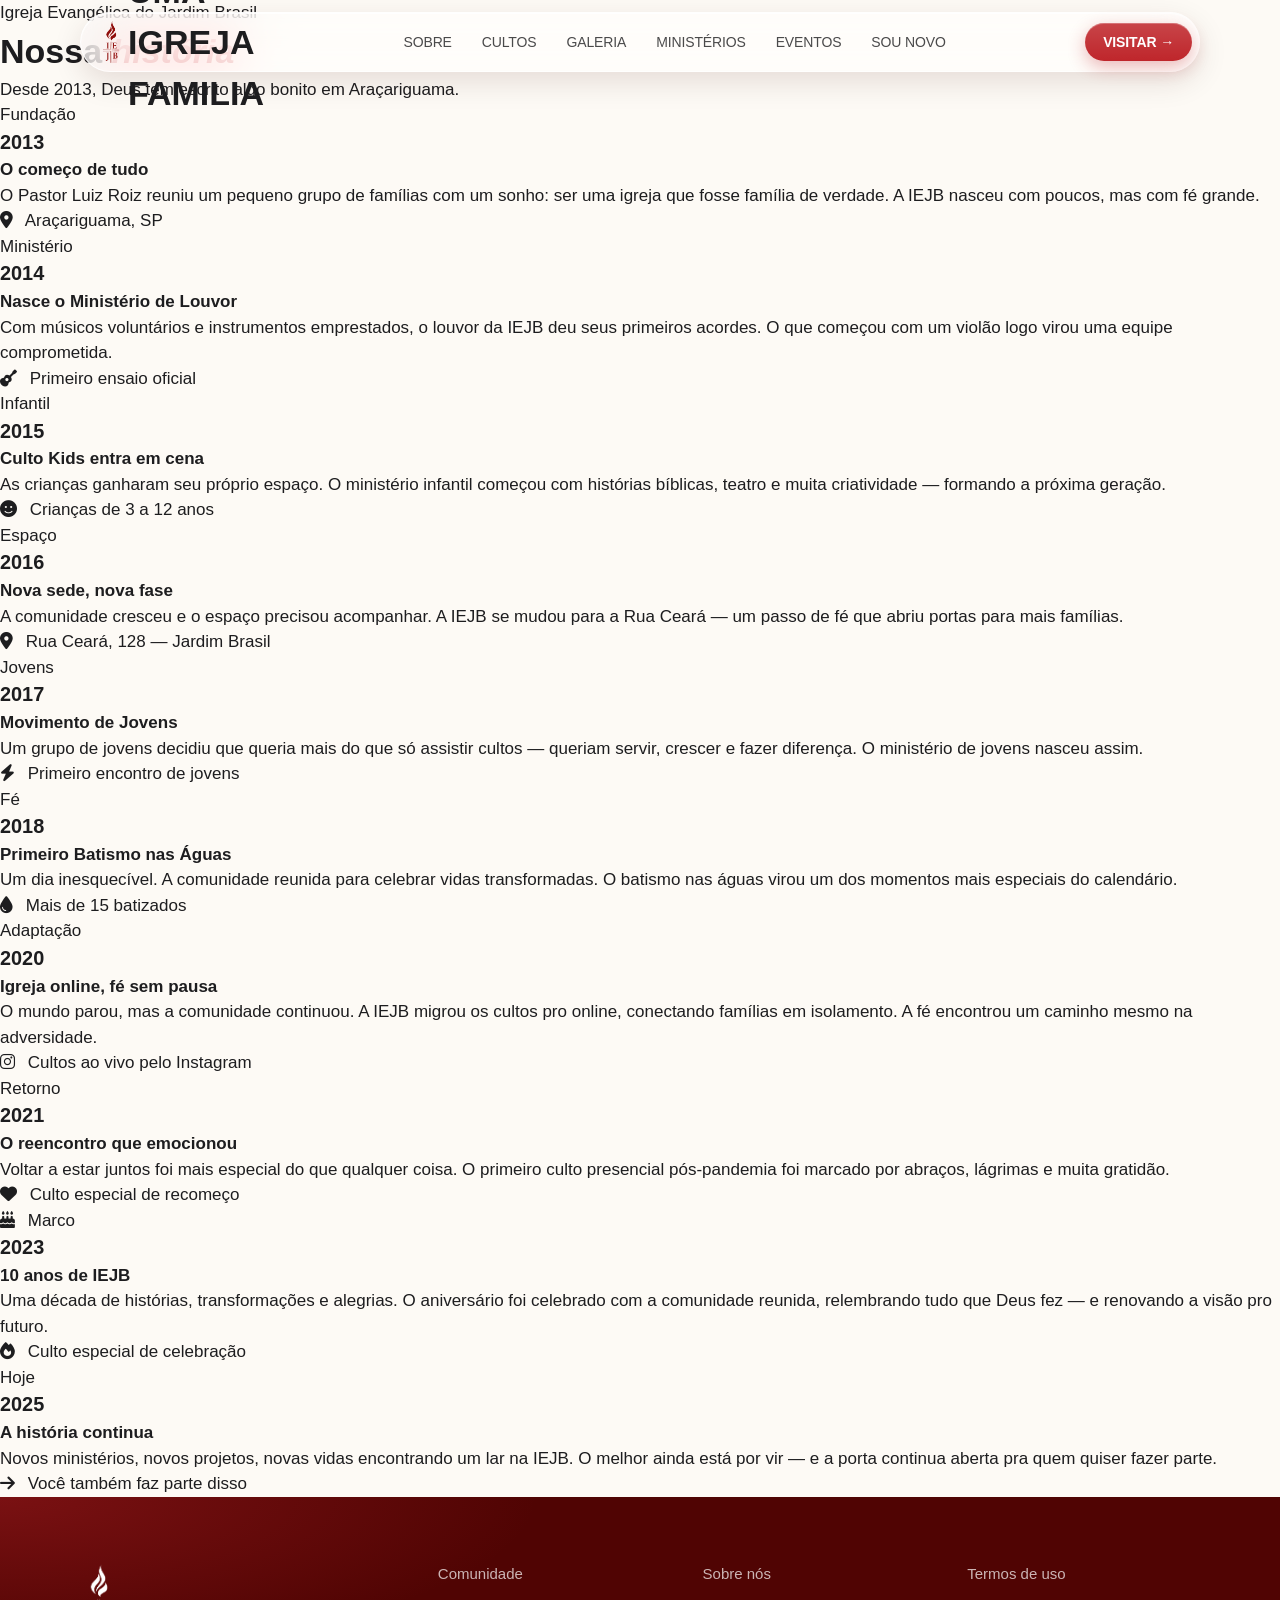
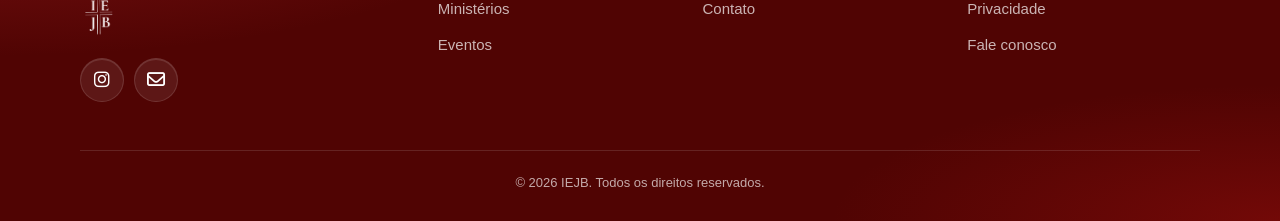
<file: pages/linha-do-tempo.html>
<!DOCTYPE html>
<html lang="pt-BR">

<head>
    <meta charset="UTF-8">
    <meta name="viewport" content="width=device-width, initial-scale=1.0">
    <meta name="description" content="Política de Privacidade do site da IEJB — Igreja Evangélica em Araçariguama, SP.">
    <meta name="google-site-verification" content="epbdVr2cXV4FJen0Nl3TCTnnBgFvCkcp04smA-PDTZ0" />
    <title>Linha do Tempo | IEJB</title>
    <link rel="stylesheet" href="../estilo/style.css">
    <link rel="stylesheet" href="https://cdnjs.cloudflare.com/ajax/libs/font-awesome/6.7.2/css/all.min.css">
    <link rel="shortcut icon" href="../images/favicon-96x96.png" type="image/x-icon">
    <script src="../script/script.js" defer></script>
</head>

<body>
    <header>
        <div class="logo"><a href="../index.html">
                <img src="../images/logo-iejb.png" alt="IEJB Logo">
                <h1>UMA <br> IGREJA <br> FAMILIA</h1>
            </a>
        </div>
        <nav>
            <ul>
                <li><a href="../index.html#quem-somos">SOBRE</a></li>
                <li><a href="../index.html#programacao">CULTOS</a></li>
                <li><a href="../index.html#galeria">GALERIA</a></li>
                <li><a href="../index.html#ministerios">MINISTÉRIOS</a></li>
                <li><a href="../index.html#eventos">EVENTOS</a></li>
                <li><a href="../index.html#cta">SOU NOVO</a></li>
            </ul>
        </nav>
        <p><a href="../index.html#localizacao">VISITAR →</a></p>
    </header>

    <main>
        <div class="timeline-hero">
            <span>Igreja Evangélica do Jardim Brasil</span>
            <h1>Nossa <strong>história</strong></h1>
            <p>Desde 2013, Deus tem escrito algo bonito em Araçariguama.</p>
        </div>

        <div class="timeline">
            <div class="event left">
                <div class="content marco">
                    <span class="tag">Fundação</span>
                    <h3>2013</h3>
                    <h4>O começo de tudo</h4>
                    <p>O Pastor Luiz Roiz reuniu um pequeno grupo de famílias com um sonho: ser uma igreja que fosse
                        família de verdade. A IEJB nasceu com poucos, mas com fé grande.</p>
                    <div class="detail"><i class="fa-solid fa-location-dot"></i> Araçariguama, SP</div>
                </div>
            </div>

            <div class="event right">
                <div class="content">
                    <span class="tag">Ministério</span>
                    <h3>2014</h3>
                    <h4>Nasce o Ministério de Louvor</h4>
                    <p>Com músicos voluntários e instrumentos emprestados, o louvor da IEJB deu seus primeiros acordes.
                        O que começou com um violão logo virou uma equipe comprometida.</p>
                    <div class="detail"><i class="fa-solid fa-guitar"></i> Primeiro ensaio oficial</div>
                </div>
            </div>

            <div class="event left">
                <div class="content">
                    <span class="tag">Infantil</span>
                    <h3>2015</h3>
                    <h4>Culto Kids entra em cena</h4>
                    <p>As crianças ganharam seu próprio espaço. O ministério infantil começou com histórias bíblicas,
                        teatro e muita criatividade — formando a próxima geração.</p>
                    <div class="detail"><i class="fa-solid fa-face-smile"></i> Crianças de 3 a 12 anos</div>
                </div>
            </div>

            <div class="event right">
                <div class="content">
                    <span class="tag">Espaço</span>
                    <h3>2016</h3>
                    <h4>Nova sede, nova fase</h4>
                    <p>A comunidade cresceu e o espaço precisou acompanhar. A IEJB se mudou para a Rua Ceará — um passo
                        de fé que abriu portas para mais famílias.</p>
                    <div class="detail"><i class="fa-solid fa-location-dot"></i> Rua Ceará, 128 — Jardim Brasil</div>
                </div>
            </div>

            <div class="event left">
                <div class="content">
                    <span class="tag">Jovens</span>
                    <h3>2017</h3>
                    <h4>Movimento de Jovens</h4>
                    <p>Um grupo de jovens decidiu que queria mais do que só assistir cultos — queriam servir, crescer e
                        fazer diferença. O ministério de jovens nasceu assim.</p>
                    <div class="detail"><i class="fa-solid fa-bolt"></i> Primeiro encontro de jovens</div>
                </div>
            </div>

            <div class="event right">
                <div class="content">
                    <span class="tag">Fé</span>
                    <h3>2018</h3>
                    <h4>Primeiro Batismo nas Águas</h4>
                    <p>Um dia inesquecível. A comunidade reunida para celebrar vidas transformadas. O batismo nas águas
                        virou um dos momentos mais especiais do calendário.</p>
                    <div class="detail"><i class="fa-solid fa-droplet"></i> Mais de 15 batizados</div>
                </div>
            </div>

            <div class="event left">
                <div class="content">
                    <span class="tag">Adaptação</span>
                    <h3>2020</h3>
                    <h4>Igreja online, fé sem pausa</h4>
                    <p>O mundo parou, mas a comunidade continuou. A IEJB migrou os cultos pro online, conectando
                        famílias em isolamento. A fé encontrou um caminho mesmo na adversidade.</p>
                    <div class="detail"><i class="fa-brands fa-instagram"></i> Cultos ao vivo pelo Instagram</div>
                </div>
            </div>

            <div class="event right">
                <div class="content">
                    <span class="tag">Retorno</span>
                    <h3>2021</h3>
                    <h4>O reencontro que emocionou</h4>
                    <p>Voltar a estar juntos foi mais especial do que qualquer coisa. O primeiro culto presencial
                        pós-pandemia foi marcado por abraços, lágrimas e muita gratidão.</p>
                    <div class="detail"><i class="fa-solid fa-heart"></i> Culto especial de recomeço</div>
                </div>
            </div>

            <div class="event left">
                <div class="content marco">
                    <span class="tag"><i class="fa-solid fa-cake-candles"></i> Marco</span>
                    <h3>2023</h3>
                    <h4>10 anos de IEJB</h4>
                    <p>Uma década de histórias, transformações e alegrias. O aniversário foi celebrado com a comunidade
                        reunida, relembrando tudo que Deus fez — e renovando a visão pro futuro.</p>
                    <div class="detail"><i class="fa-solid fa-fire"></i> Culto especial de celebração</div>
                </div>
            </div>

            <div class="event right">
                <div class="content">
                    <span class="tag">Hoje</span>
                    <h3>2025</h3>
                    <h4>A história continua</h4>
                    <p>Novos ministérios, novos projetos, novas vidas encontrando um lar na IEJB. O melhor ainda está
                        por vir — e a porta continua aberta pra quem quiser fazer parte.</p>
                    <div class="detail"><i class="fa-solid fa-arrow-right"></i> Você também faz parte disso</div>
                </div>
            </div>
        </div>
        </div>
    </main>

    <footer>
        <div class="footer-conteudo">
            <div class="footer-social">
                <div class="logo"><a href="../index.html">
                        <img src="../images/logo-iejb.png" alt="IEJB Logo">
                    </a>
                </div>
                <div class="media-icons">
                    <a href="https://www.instagram.com/iejbrasil/" target="_blank"><i
                            class="fa-brands fa-instagram"></i></a>
                    <a href="mailto:contatoiejb@gmail.com" target="_blank"><i class="fa-regular fa-envelope"></i></a>
                </div>
            </div>
            <div class="footer-colunas">
                <ul>
                    <li><a href="../index.html#depoimentos">Comunidade</a></li>
                    <li><a href="../index.html#ministerios">Ministérios</a></li>
                    <li><a href="../index.html#programacao">Eventos</a></li>
                </ul>
            </div>
            <div class="footer-colunas">
                <ul>
                    <li><a href="../index.html#quem-somos">Sobre nós</a></li>
                    <li><a href="https://www.instagram.com/iejbrasil/" target="_blank">Contato</a></li>
                </ul>
            </div>
            <div class="footer-colunas">
                <ul>
                    <li><a href="../pages/termos.html">Termos de uso</a></li>
                    <li><a href="../pages/privacidade.html">Privacidade</a></li>
                    <li><a href="https://www.instagram.com/iejbrasil/" target="_blank">Fale conosco</a></li>
                </ul>
            </div>
        </div>
        <div class="footer-copyright">
            <p>© 2026 IEJB. Todos os direitos reservados.</p>
        </div>
    </footer>
</body>

</html>
</file>
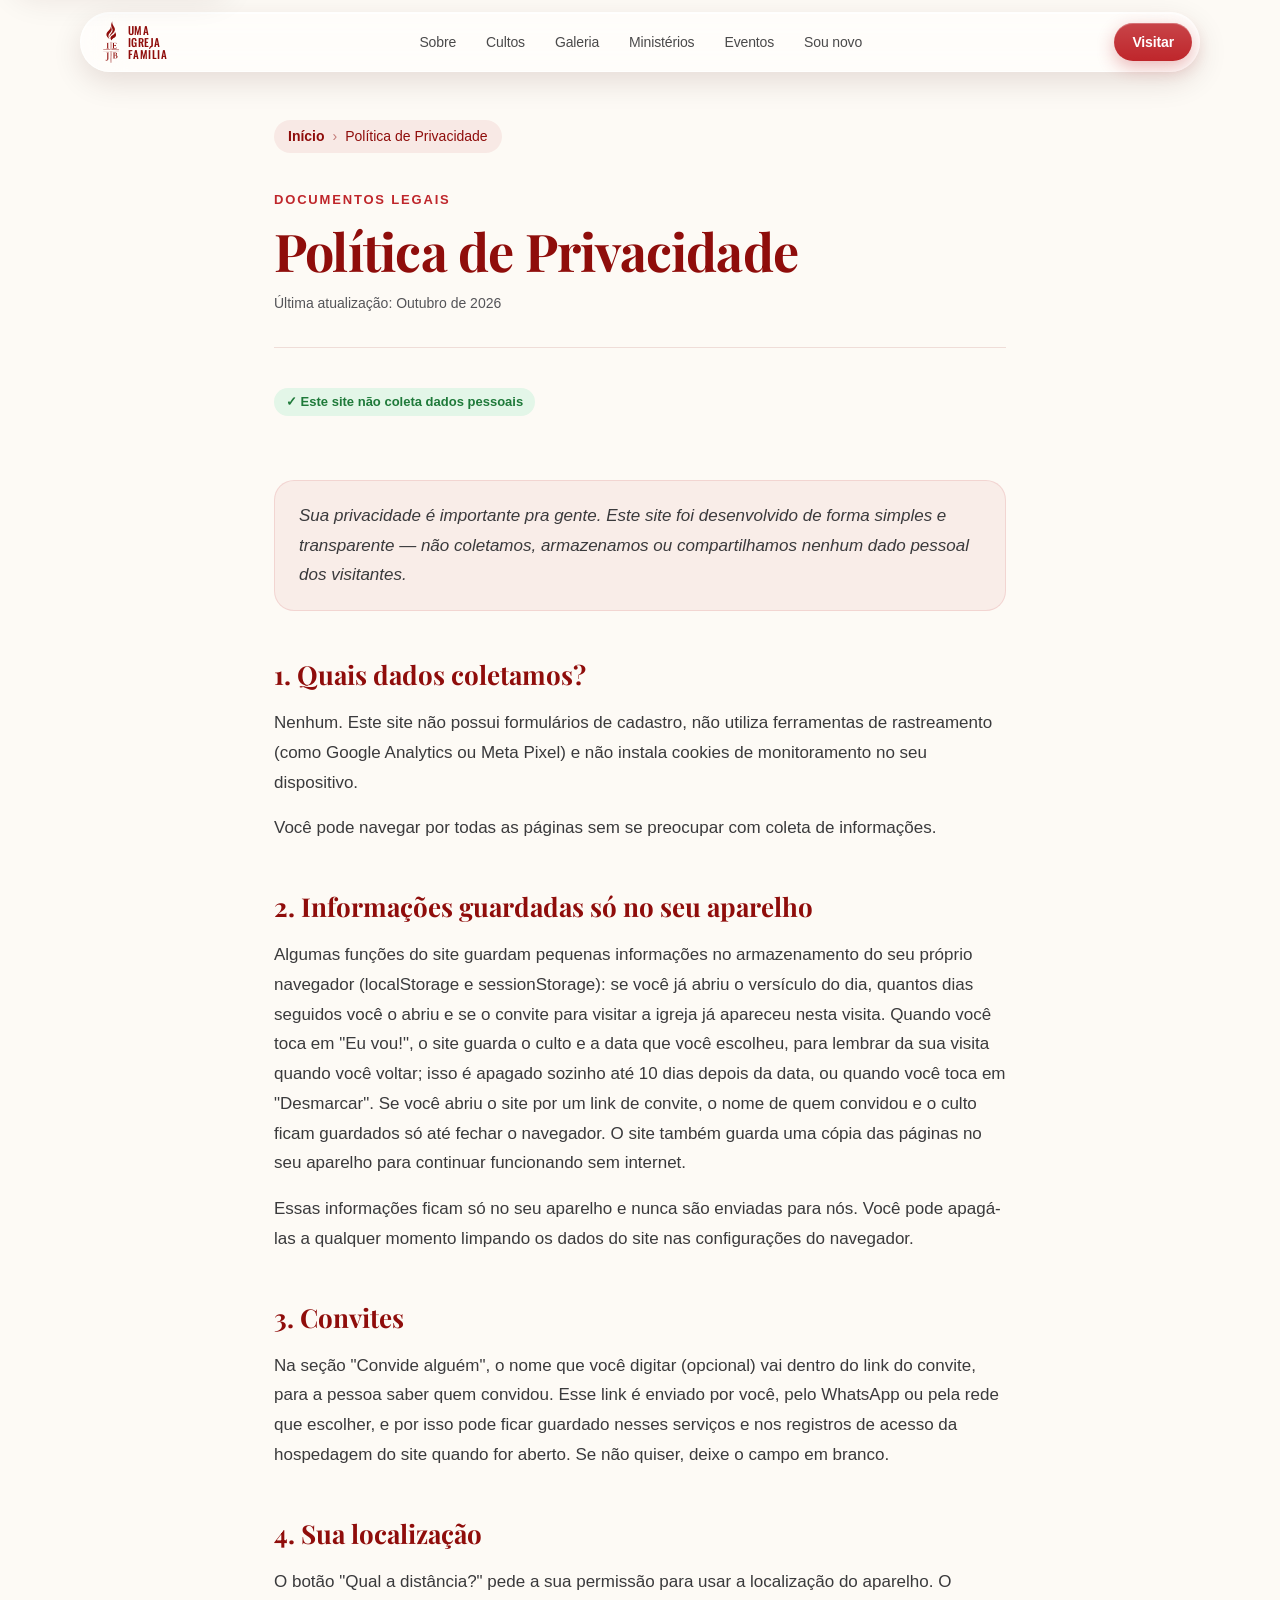
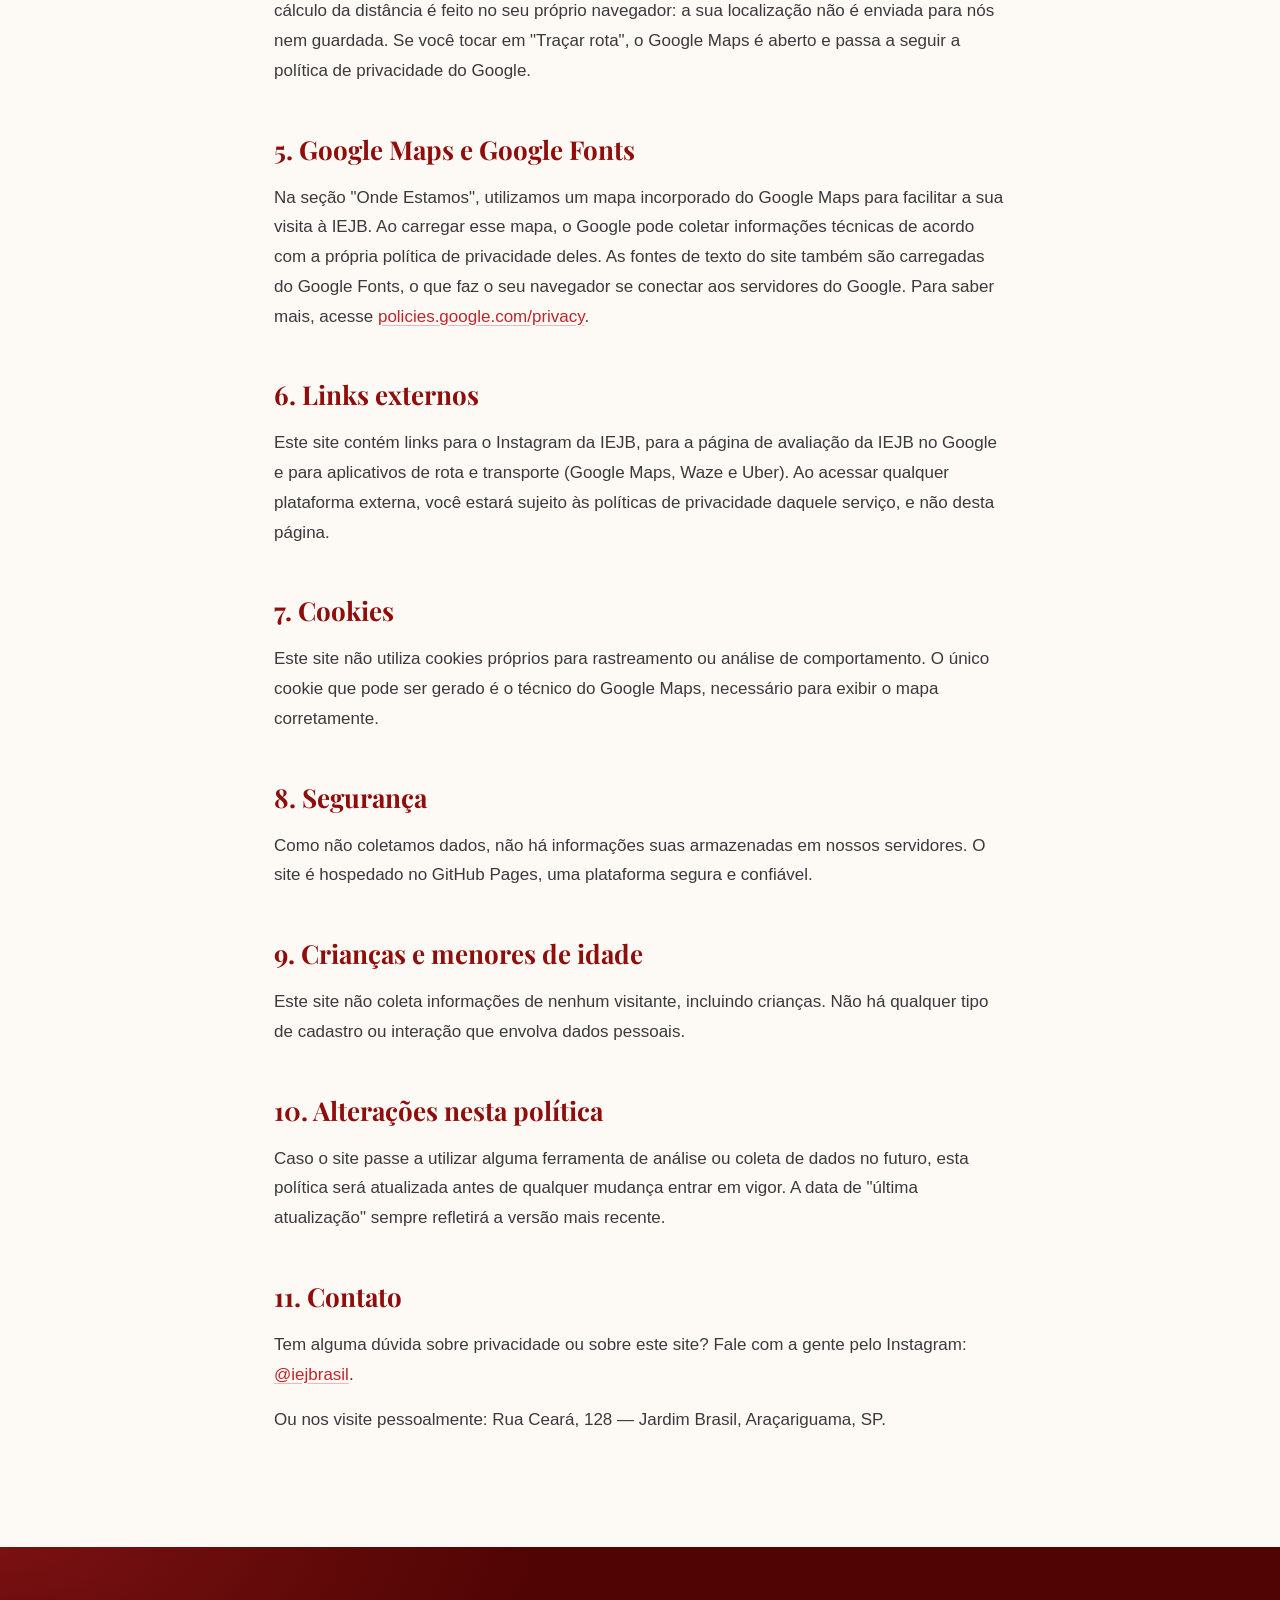
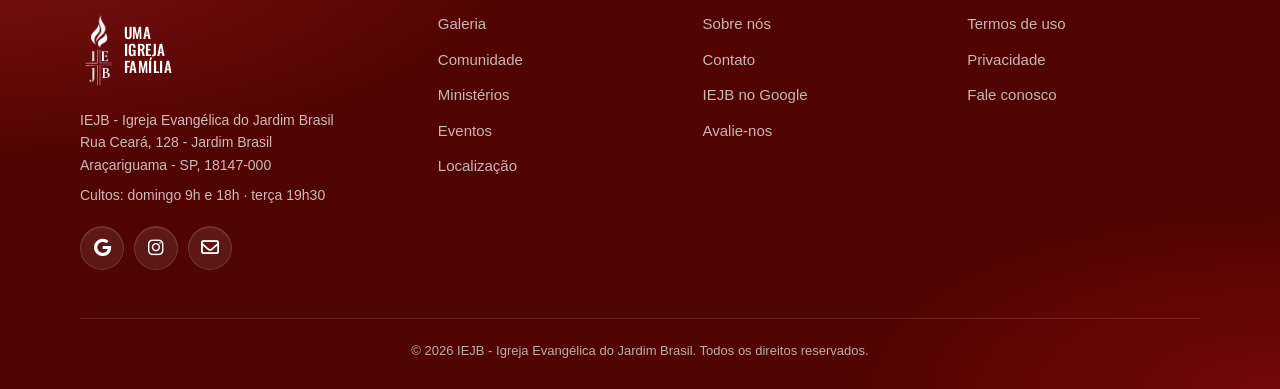
<file: pages/privacidade.html>
<!DOCTYPE html>
<html lang="pt-BR">

<head>
    <meta charset="UTF-8">
    <meta name="viewport" content="width=device-width, initial-scale=1.0">
    <meta name="view-transition" content="same-origin" />
    <script>document.documentElement.classList.add('js');
        // Modo leve (celular com pouca memória, economia de dados ou sistema pedindo menos transparência): vidro vira fundo sólido
        try { var n = navigator, c = n.connection || {}; if ((n.deviceMemory && n.deviceMemory <= 2) || c.saveData || matchMedia('(prefers-reduced-transparency: reduce)').matches) document.documentElement.classList.add('leve'); } catch (e) { }</script>
    <title>Política de Privacidade | IEJB - Igreja Evangélica do Jardim Brasil</title>
    <meta name="description" content="Política de Privacidade do site da IEJB — Igreja Evangélica do Jardim Brasil, em Araçariguama, SP.">
    <meta name="google-site-verification" content="epbdVr2cXV4FJen0Nl3TCTnnBgFvCkcp04smA-PDTZ0">
    <link rel="canonical" href="https://iejb.com.br/pages/privacidade.html">
    <meta property="og:title" content="Política de Privacidade | IEJB - Igreja Evangélica do Jardim Brasil">
    <meta property="og:url" content="https://iejb.com.br/pages/privacidade.html">
    <meta property="og:image" content="https://iejb.com.br/images/og-iejb.jpg">
    <link rel="preconnect" href="https://fonts.googleapis.com">
    <link rel="preconnect" href="https://fonts.gstatic.com" crossorigin>
    <link rel="stylesheet" href="https://fonts.googleapis.com/css2?family=Playfair+Display:ital,wght@0,400..900;1,400..900&display=swap" media="print" onload="this.media='all'">
    <link rel="stylesheet" href="https://fonts.googleapis.com/css2?family=Oswald:wght@500&text=UMAIGREJF%C3%8DL%20&display=swap" media="print" onload="this.media='all'">
    <noscript>
        <link rel="stylesheet" href="https://fonts.googleapis.com/css2?family=Playfair+Display:ital,wght@0,400..900;1,400..900&display=swap">
        <link rel="stylesheet" href="https://fonts.googleapis.com/css2?family=Oswald:wght@500&text=UMAIGREJF%C3%8DL%20&display=swap">
    </noscript>
    <!-- ?v=2: faz quem já visitou o site baixar o CSS/JS novo uma vez (o service worker antigo
         guardava cópias). O sw.js atual já busca CSS/JS na rede primeiro, então não precisa mudar de novo. -->
    <link rel="stylesheet" href="../estilo/style.css?v=2">
    <link rel="stylesheet" href="../estilo/icones.css">
    <link rel="manifest" href="../manifest.webmanifest">
    <meta name="theme-color" content="#8F0D0B">
    <link rel="icon" href="../images/favicon-96x96.png" type="image/png" sizes="96x96">
    <link rel="apple-touch-icon" href="../images/icone-192.png">
    <script src="../script/script.js?v=2" defer onerror="document.documentElement.classList.remove('js')"></script>
</head>

<body>
    <a class="pular" href="#conteudo">Pular para o conteúdo</a>
    <header>
        <div class="logo"><a href="../index.html">
            <img src="../images/logo-iejb-pequeno.png" width="160" height="365" alt="IEJB - página inicial">
                <span class="logo-texto" aria-hidden="true">UMA <br> IGREJA <br> FAMÍLIA</span></a>
        </div>
        <nav id="menu-principal" aria-label="Principal">
            <ul>
                <li><a href="../index.html#quem-somos">Sobre</a></li>
                <li><a href="../index.html#programacao">Cultos</a></li>
                <li><a href="../index.html#galeria">Galeria</a></li>
                <li><a href="../index.html#ministerios">Ministérios</a></li>
                <li><a href="../index.html#eventos">Eventos</a></li>
                <li><a href="../index.html#cta">Sou novo</a></li>
            </ul>
        </nav>
        <p><a href="../index.html#localizacao">Visitar</a></p>

        <button type="button" class="mobile-menu" aria-label="Abrir menu" aria-expanded="false" aria-controls="menu-principal">
            <span></span>
            <span></span>
            <span></span>
        </button>
    </header>

    <main id="conteudo">
        <div class="pagina-legal">
            <nav class="breadcrumb" aria-label="Trilha">
                <ol>
                    <li><a href="../index.html">Início</a></li>
                    <li aria-current="page">Política de Privacidade</li>
                </ol>
            </nav>

            <p class="label">Documentos legais</p>
            <h1>Política de Privacidade</h1>
            <p class="data-atualizacao">Última atualização: Outubro de 2026</p>

            <span class="tag-simples">✓ Este site não coleta dados pessoais</span>

            <div class="destaque">
                <p>Sua privacidade é importante pra gente. Este site foi desenvolvido de forma simples e transparente — não coletamos, armazenamos ou compartilhamos nenhum dado pessoal dos visitantes.</p>
            </div>

            <h2>1. Quais dados coletamos?</h2>
            <p>Nenhum. Este site não possui formulários de cadastro, não utiliza ferramentas de rastreamento (como Google Analytics ou Meta Pixel) e não instala cookies de monitoramento no seu dispositivo.</p>
            <p>Você pode navegar por todas as páginas sem se preocupar com coleta de informações.</p>

            <h2>2. Informações guardadas só no seu aparelho</h2>
            <p>Algumas funções do site guardam pequenas informações no armazenamento do seu próprio navegador (localStorage e sessionStorage): se você já abriu o versículo do dia, quantos dias seguidos você o abriu e se o convite para visitar a igreja já apareceu nesta visita. Quando você toca em "Eu vou!", o site guarda o culto e a data que você escolheu, para lembrar da sua visita quando você voltar; isso é apagado sozinho até 10 dias depois da data, ou quando você toca em "Desmarcar". Se você abriu o site por um link de convite, o nome de quem convidou e o culto ficam guardados só até fechar o navegador. O site também guarda uma cópia das páginas no seu aparelho para continuar funcionando sem internet.</p>
            <p>Essas informações ficam só no seu aparelho e nunca são enviadas para nós. Você pode apagá-las a qualquer momento limpando os dados do site nas configurações do navegador.</p>

            <h2>3. Convites</h2>
            <p>Na seção "Convide alguém", o nome que você digitar (opcional) vai dentro do link do convite, para a pessoa saber quem convidou. Esse link é enviado por você, pelo WhatsApp ou pela rede que escolher, e por isso pode ficar guardado nesses serviços e nos registros de acesso da hospedagem do site quando for aberto. Se não quiser, deixe o campo em branco.</p>

            <h2>4. Sua localização</h2>
            <p>O botão "Qual a distância?" pede a sua permissão para usar a localização do aparelho. O cálculo da distância é feito no seu próprio navegador: a sua localização não é enviada para nós nem guardada. Se você tocar em "Traçar rota", o Google Maps é aberto e passa a seguir a política de privacidade do Google.</p>

            <h2>5. Google Maps e Google Fonts</h2>
            <p>Na seção "Onde Estamos", utilizamos um mapa incorporado do Google Maps para facilitar a sua visita à IEJB. Ao carregar esse mapa, o Google pode coletar informações técnicas de acordo com a própria política de privacidade deles. As fontes de texto do site também são carregadas do Google Fonts, o que faz o seu navegador se conectar aos servidores do Google. Para saber mais, acesse <a href="https://policies.google.com/privacy" target="_blank" rel="noopener noreferrer">policies.google.com/privacy</a>.</p>

            <h2>6. Links externos</h2>
            <p>Este site contém links para o Instagram da IEJB, para a página de avaliação da IEJB no Google e para aplicativos de rota e transporte (Google Maps, Waze e Uber). Ao acessar qualquer plataforma externa, você estará sujeito às políticas de privacidade daquele serviço, e não desta página.</p>

            <h2>7. Cookies</h2>
            <p>Este site não utiliza cookies próprios para rastreamento ou análise de comportamento. O único cookie que pode ser gerado é o técnico do Google Maps, necessário para exibir o mapa corretamente.</p>

            <h2>8. Segurança</h2>
            <p>Como não coletamos dados, não há informações suas armazenadas em nossos servidores. O site é hospedado no GitHub Pages, uma plataforma segura e confiável.</p>

            <h2>9. Crianças e menores de idade</h2>
            <p>Este site não coleta informações de nenhum visitante, incluindo crianças. Não há qualquer tipo de cadastro ou interação que envolva dados pessoais.</p>

            <h2>10. Alterações nesta política</h2>
            <p>Caso o site passe a utilizar alguma ferramenta de análise ou coleta de dados no futuro, esta política será atualizada antes de qualquer mudança entrar em vigor. A data de "última atualização" sempre refletirá a versão mais recente.</p>

            <h2>11. Contato</h2>
            <p>Tem alguma dúvida sobre privacidade ou sobre este site? Fale com a gente pelo Instagram: <a href="https://www.instagram.com/iejbrasil/" target="_blank" rel="noopener noreferrer">@iejbrasil</a>.</p>
            <p>Ou nos visite pessoalmente: Rua Ceará, 128 — Jardim Brasil, Araçariguama, SP.</p>
        </div>
    </main>

    <footer>
        <div class="footer-conteudo">
            <div class="footer-social">
                <div class="logo"><a href="../index.html">
                        <img src="../images/logo-iejb-pequeno.png" width="160" height="365" loading="lazy"
                            alt="IEJB - página inicial">
                        <span class="logo-texto" aria-hidden="true">UMA <br> IGREJA <br> FAMÍLIA</span>
                    </a>
                </div>
                <address class="footer-endereco">
                    IEJB - Igreja Evangélica do Jardim Brasil<br>
                    Rua Ceará, 128 - Jardim Brasil<br>
                    Araçariguama - SP, 18147-000
                </address>
                <p class="footer-cultos">Cultos: domingo 9h e 18h · terça 19h30</p>
                <div class="media-icons">
                    <a href="https://share.google/aOF0icxRkhImlSw2n" target="_blank" rel="noopener noreferrer" aria-label="IEJB no Google"><i
                            class="fa-brands fa-google" aria-hidden="true"></i></a>
                    <a href="https://www.instagram.com/iejbrasil/" target="_blank" rel="noopener noreferrer" aria-label="Instagram da IEJB"><i
                            class="fa-brands fa-instagram" aria-hidden="true"></i></a>
                    <a href="mailto:contatoiejb@gmail.com" target="_blank" rel="noopener noreferrer" aria-label="Enviar email para IEJB"><i
                            class="fa-regular fa-envelope" aria-hidden="true"></i></a>
                </div>
            </div>
            <div class="footer-colunas">
                <ul>
                    <li><a href="../index.html#galeria">Galeria</a></li>
                    <li><a href="../index.html#depoimentos">Comunidade</a></li>
                    <li><a href="../index.html#ministerios">Ministérios</a></li>
                    <li><a href="../index.html#eventos">Eventos</a></li>
                    <li><a href="../index.html#localizacao">Localização</a></li>
                </ul>
            </div>
            <div class="footer-colunas">
                <ul>
                    <li><a href="../index.html#quem-somos">Sobre nós</a></li>
                    <li><a href="https://www.instagram.com/iejbrasil/" target="_blank" rel="noopener noreferrer">Contato</a></li>
                    <li><a href="https://share.google/aOF0icxRkhImlSw2n" target="_blank" rel="noopener noreferrer">IEJB no Google</a></li>
                    <li><a href="https://g.page/r/CdfJHd47s_IREAE/review" target="_blank" rel="noopener noreferrer">Avalie-nos</a></li>
                </ul>
            </div>
            <div class="footer-colunas">
                <ul>
                    <li><a href="termos.html">Termos de uso</a></li>
                    <li><a href="privacidade.html">Privacidade</a></li>
                    <li><a href="https://www.instagram.com/iejbrasil/" target="_blank" rel="noopener noreferrer">Fale conosco</a></li>
                </ul>
            </div>
        </div>
        <div class="footer-copyright">
            <p>© 2026 IEJB - Igreja Evangélica do Jardim Brasil. Todos os direitos reservados.</p>
        </div>
    </footer>
</body>

</html>
</file>
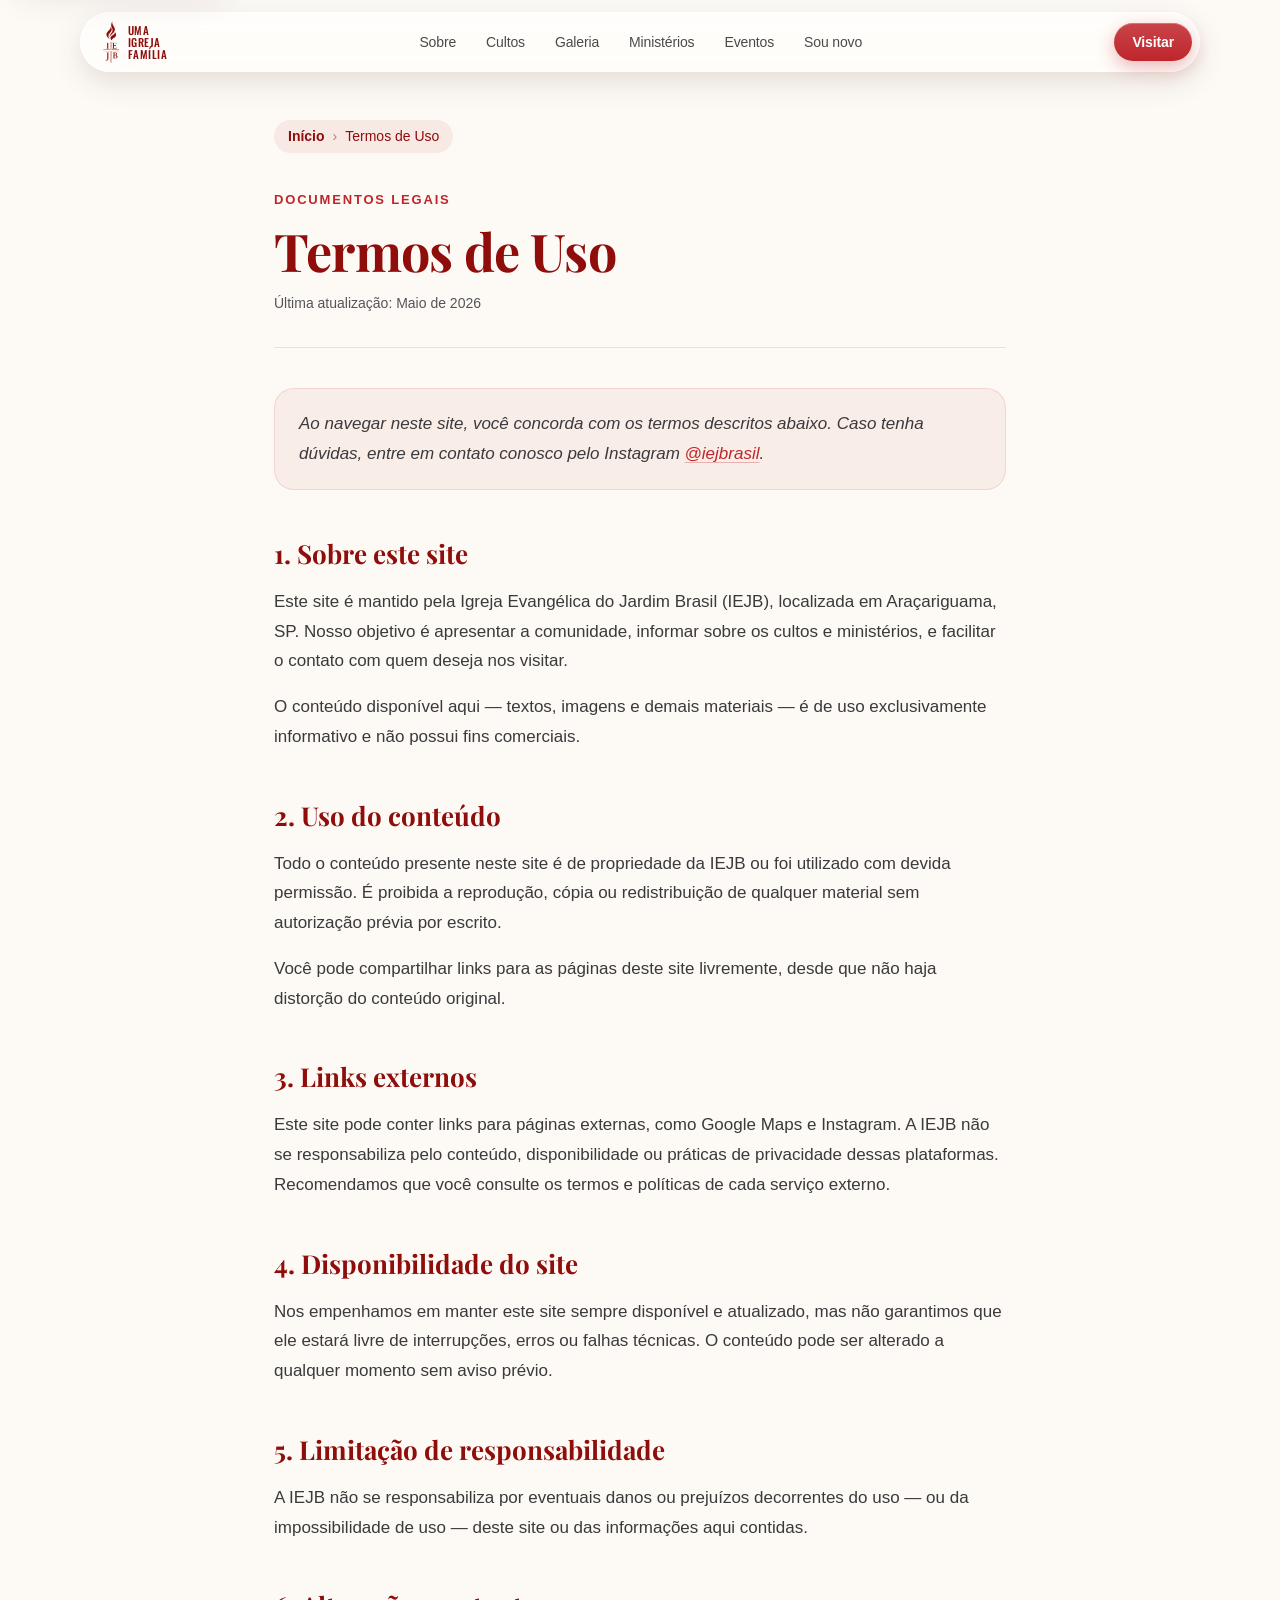
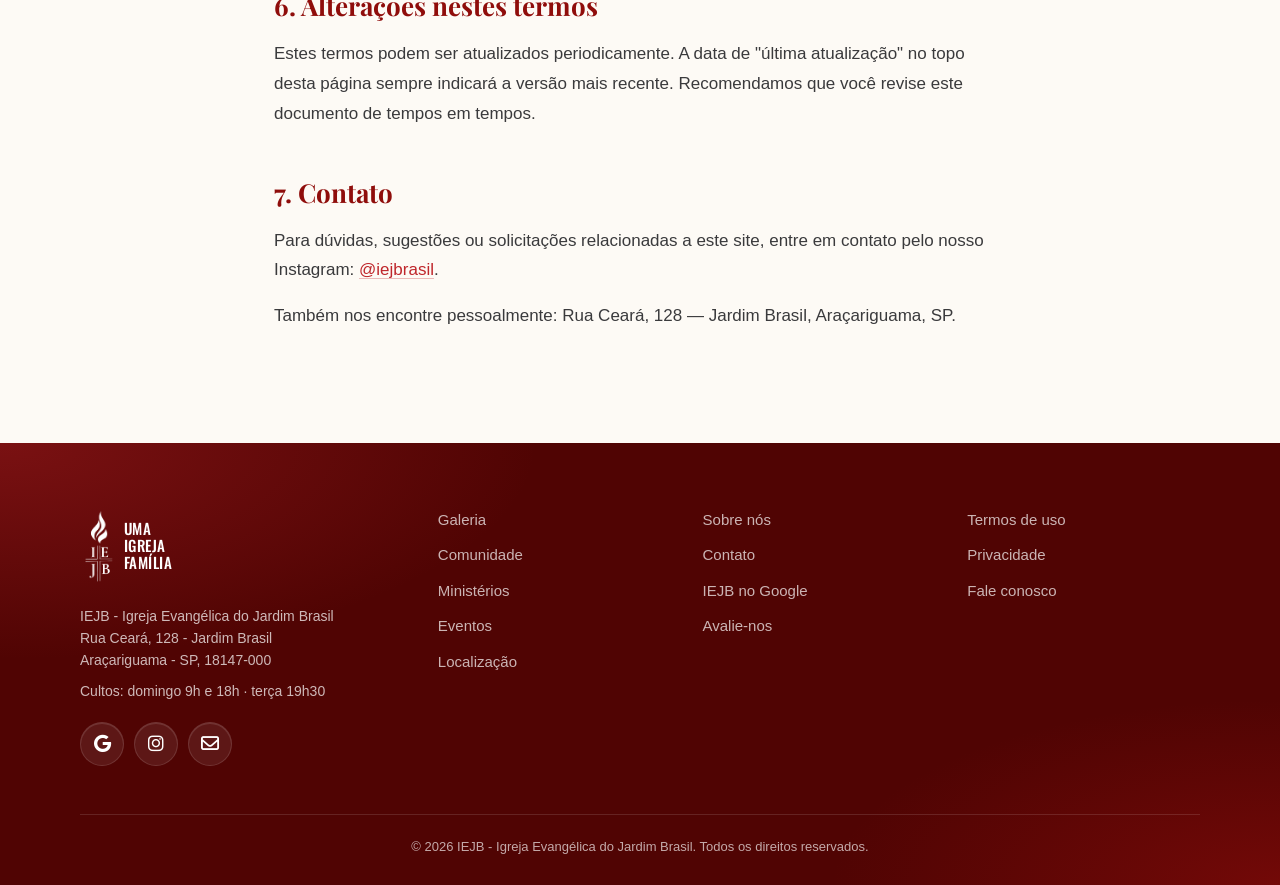
<file: pages/termos.html>
<!DOCTYPE html>
<html lang="pt-BR">

<head>
    <meta charset="UTF-8">
    <meta name="viewport" content="width=device-width, initial-scale=1.0">
    <meta name="view-transition" content="same-origin" />
    <script>document.documentElement.classList.add('js');
        // Modo leve (celular com pouca memória, economia de dados ou sistema pedindo menos transparência): vidro vira fundo sólido
        try { var n = navigator, c = n.connection || {}; if ((n.deviceMemory && n.deviceMemory <= 2) || c.saveData || matchMedia('(prefers-reduced-transparency: reduce)').matches) document.documentElement.classList.add('leve'); } catch (e) { }</script>
    <title>Termos de Uso | IEJB - Igreja Evangélica do Jardim Brasil</title>
    <meta name="description" content="Termos de Uso do site da IEJB — Igreja Evangélica do Jardim Brasil, em Araçariguama, SP.">
    <link rel="canonical" href="https://iejb.com.br/pages/termos.html">
    <meta property="og:title" content="Termos de Uso | IEJB - Igreja Evangélica do Jardim Brasil">
    <meta property="og:url" content="https://iejb.com.br/pages/termos.html">
    <meta property="og:image" content="https://iejb.com.br/images/og-iejb.jpg">
    <link rel="preconnect" href="https://fonts.googleapis.com">
    <link rel="preconnect" href="https://fonts.gstatic.com" crossorigin>
    <link rel="stylesheet" href="https://fonts.googleapis.com/css2?family=Playfair+Display:ital,wght@0,400..900;1,400..900&display=swap" media="print" onload="this.media='all'">
    <link rel="stylesheet" href="https://fonts.googleapis.com/css2?family=Oswald:wght@500&text=UMAIGREJF%C3%8DL%20&display=swap" media="print" onload="this.media='all'">
    <noscript>
        <link rel="stylesheet" href="https://fonts.googleapis.com/css2?family=Playfair+Display:ital,wght@0,400..900;1,400..900&display=swap">
        <link rel="stylesheet" href="https://fonts.googleapis.com/css2?family=Oswald:wght@500&text=UMAIGREJF%C3%8DL%20&display=swap">
    </noscript>
    <!-- ?v=2: faz quem já visitou o site baixar o CSS/JS novo uma vez (o service worker antigo
         guardava cópias). O sw.js atual já busca CSS/JS na rede primeiro, então não precisa mudar de novo. -->
    <link rel="stylesheet" href="../estilo/style.css?v=2">
    <link rel="stylesheet" href="../estilo/icones.css">
    <link rel="manifest" href="../manifest.webmanifest">
    <meta name="theme-color" content="#8F0D0B">
    <link rel="icon" href="../images/favicon-96x96.png" type="image/png" sizes="96x96">
    <link rel="apple-touch-icon" href="../images/icone-192.png">
    <script src="../script/script.js?v=2" defer onerror="document.documentElement.classList.remove('js')"></script>
</head>

<body>
    <a class="pular" href="#conteudo">Pular para o conteúdo</a>
    <header>
        <div class="logo"><a href="../index.html">
            <img src="../images/logo-iejb-pequeno.png" width="160" height="365" alt="IEJB - página inicial">
                <span class="logo-texto" aria-hidden="true">UMA <br> IGREJA <br> FAMÍLIA</span></a>
        </div>
        <nav id="menu-principal" aria-label="Principal">
            <ul>
                <li><a href="../index.html#quem-somos">Sobre</a></li>
                <li><a href="../index.html#programacao">Cultos</a></li>
                <li><a href="../index.html#galeria">Galeria</a></li>
                <li><a href="../index.html#ministerios">Ministérios</a></li>
                <li><a href="../index.html#eventos">Eventos</a></li>
                <li><a href="../index.html#cta">Sou novo</a></li>
            </ul>
        </nav>
        <p><a href="../index.html#localizacao">Visitar</a></p>

        <button type="button" class="mobile-menu" aria-label="Abrir menu" aria-expanded="false" aria-controls="menu-principal">
            <span></span>
            <span></span>
            <span></span>
        </button>
    </header>

    <main id="conteudo">
        <div class="pagina-legal">
            <nav class="breadcrumb" aria-label="Trilha">
                <ol>
                    <li><a href="../index.html">Início</a></li>
                    <li aria-current="page">Termos de Uso</li>
                </ol>
            </nav>

            <p class="label">Documentos legais</p>
            <h1>Termos de Uso</h1>
            <p class="data-atualizacao">Última atualização: Maio de 2026</p>

            <div class="destaque">
                <p>Ao navegar neste site, você concorda com os termos descritos abaixo. Caso tenha dúvidas, entre em contato conosco pelo Instagram <a href="https://www.instagram.com/iejbrasil/" target="_blank" rel="noopener noreferrer">@iejbrasil</a>.</p>
            </div>

            <h2>1. Sobre este site</h2>
            <p>Este site é mantido pela Igreja Evangélica do Jardim Brasil (IEJB), localizada em Araçariguama, SP. Nosso objetivo é apresentar a comunidade, informar sobre os cultos e ministérios, e facilitar o contato com quem deseja nos visitar.</p>
            <p>O conteúdo disponível aqui — textos, imagens e demais materiais — é de uso exclusivamente informativo e não possui fins comerciais.</p>

            <h2>2. Uso do conteúdo</h2>
            <p>Todo o conteúdo presente neste site é de propriedade da IEJB ou foi utilizado com devida permissão. É proibida a reprodução, cópia ou redistribuição de qualquer material sem autorização prévia por escrito.</p>
            <p>Você pode compartilhar links para as páginas deste site livremente, desde que não haja distorção do conteúdo original.</p>

            <h2>3. Links externos</h2>
            <p>Este site pode conter links para páginas externas, como Google Maps e Instagram. A IEJB não se responsabiliza pelo conteúdo, disponibilidade ou práticas de privacidade dessas plataformas. Recomendamos que você consulte os termos e políticas de cada serviço externo.</p>

            <h2>4. Disponibilidade do site</h2>
            <p>Nos empenhamos em manter este site sempre disponível e atualizado, mas não garantimos que ele estará livre de interrupções, erros ou falhas técnicas. O conteúdo pode ser alterado a qualquer momento sem aviso prévio.</p>

            <h2>5. Limitação de responsabilidade</h2>
            <p>A IEJB não se responsabiliza por eventuais danos ou prejuízos decorrentes do uso — ou da impossibilidade de uso — deste site ou das informações aqui contidas.</p>

            <h2>6. Alterações nestes termos</h2>
            <p>Estes termos podem ser atualizados periodicamente. A data de "última atualização" no topo desta página sempre indicará a versão mais recente. Recomendamos que você revise este documento de tempos em tempos.</p>

            <h2>7. Contato</h2>
            <p>Para dúvidas, sugestões ou solicitações relacionadas a este site, entre em contato pelo nosso Instagram: <a href="https://www.instagram.com/iejbrasil/" target="_blank" rel="noopener noreferrer">@iejbrasil</a>.</p>
            <p>Também nos encontre pessoalmente: Rua Ceará, 128 — Jardim Brasil, Araçariguama, SP.</p>
        </div>
    </main>

    <footer>
        <div class="footer-conteudo">
            <div class="footer-social">
                <div class="logo"><a href="../index.html">
                        <img src="../images/logo-iejb-pequeno.png" width="160" height="365" loading="lazy"
                            alt="IEJB - página inicial">
                        <span class="logo-texto" aria-hidden="true">UMA <br> IGREJA <br> FAMÍLIA</span>
                    </a>
                </div>
                <address class="footer-endereco">
                    IEJB - Igreja Evangélica do Jardim Brasil<br>
                    Rua Ceará, 128 - Jardim Brasil<br>
                    Araçariguama - SP, 18147-000
                </address>
                <p class="footer-cultos">Cultos: domingo 9h e 18h · terça 19h30</p>
                <div class="media-icons">
                    <a href="https://share.google/aOF0icxRkhImlSw2n" target="_blank" rel="noopener noreferrer" aria-label="IEJB no Google"><i
                            class="fa-brands fa-google" aria-hidden="true"></i></a>
                    <a href="https://www.instagram.com/iejbrasil/" target="_blank" rel="noopener noreferrer" aria-label="Instagram da IEJB"><i
                            class="fa-brands fa-instagram" aria-hidden="true"></i></a>
                    <a href="mailto:contatoiejb@gmail.com" target="_blank" rel="noopener noreferrer" aria-label="Enviar email para IEJB"><i
                            class="fa-regular fa-envelope" aria-hidden="true"></i></a>
                </div>
            </div>
            <div class="footer-colunas">
                <ul>
                    <li><a href="../index.html#galeria">Galeria</a></li>
                    <li><a href="../index.html#depoimentos">Comunidade</a></li>
                    <li><a href="../index.html#ministerios">Ministérios</a></li>
                    <li><a href="../index.html#eventos">Eventos</a></li>
                    <li><a href="../index.html#localizacao">Localização</a></li>
                </ul>
            </div>
            <div class="footer-colunas">
                <ul>
                    <li><a href="../index.html#quem-somos">Sobre nós</a></li>
                    <li><a href="https://www.instagram.com/iejbrasil/" target="_blank" rel="noopener noreferrer">Contato</a></li>
                    <li><a href="https://share.google/aOF0icxRkhImlSw2n" target="_blank" rel="noopener noreferrer">IEJB no Google</a></li>
                    <li><a href="https://g.page/r/CdfJHd47s_IREAE/review" target="_blank" rel="noopener noreferrer">Avalie-nos</a></li>
                </ul>
            </div>
            <div class="footer-colunas">
                <ul>
                    <li><a href="termos.html">Termos de uso</a></li>
                    <li><a href="privacidade.html">Privacidade</a></li>
                    <li><a href="https://www.instagram.com/iejbrasil/" target="_blank" rel="noopener noreferrer">Fale conosco</a></li>
                </ul>
            </div>
        </div>
        <div class="footer-copyright">
            <p>© 2026 IEJB - Igreja Evangélica do Jardim Brasil. Todos os direitos reservados.</p>
        </div>
    </footer>
</body>

</html>
</file>
<file: estilo/style.css>
/* =========================================================================
   IEJB — estilo inspirado no iOS / Apple (vidro, cápsulas, molas)
   Ordem: tokens → base → utilitários → botões → header → seções da home
   → elementos flutuantes → página da galeria → páginas legais → movimento
   ========================================================================= */

:root {
    /* Marca */
    --principal: #8F0D0B;
    --principal-brighter: #BF262B;
    --principal-escuro: #500403;
    --secondary: #EBDEDD;
    --background: #FDFAF5;
    --fundo-rosado: #F6EEEC;
    --rosa: #f2b8b5;

    /* Texto (tons usados pela Apple) */
    --texto: #1d1d1f;
    --texto-2: #545458;
    --texto-vinho: #3a0a09;

    /* Fontes: Playfair nos títulos e a fonte do próprio sistema no resto
       (SF Pro no iPhone/Mac, Segoe UI no Windows, Roboto no Android) */
    --fonte-texto: -apple-system, BlinkMacSystemFont, "SF Pro Text", "Segoe UI", Roboto, "Helvetica Neue", Arial, sans-serif;
    --fonte-titulo: 'Playfair Display', Georgia, serif;
    --fonte-logo: 'Oswald', var(--fonte-texto);

    /* Vidro */
    --vidro-claro: rgba(255, 255, 255, 0.62);
    --vidro-borda: rgba(255, 255, 255, 0.75);
    --vidro-escuro: rgba(255, 255, 255, 0.07);
    --vidro-borda-escura: rgba(255, 255, 255, 0.14);
    --desfoque: blur(24px) saturate(180%);
    --brilho: inset 0 1px 0 rgba(255, 255, 255, 0.85);
    --brilho-escuro: inset 0 1px 0 rgba(255, 255, 255, 0.12);

    /* Sombras (tingidas de vinho em vez de preto puro) */
    --sombra-1: 0 1px 2px rgba(58, 10, 9, 0.06), 0 4px 12px rgba(58, 10, 9, 0.06);
    --sombra-2: 0 2px 6px rgba(58, 10, 9, 0.05), 0 12px 32px rgba(58, 10, 9, 0.09);
    --sombra-3: 0 8px 24px rgba(58, 10, 9, 0.10), 0 28px 64px rgba(58, 10, 9, 0.16);

    /* Fundos com brilho suave: é o que faz o vidro "aparecer" */
    --aurora: radial-gradient(55% 60% at 8% 0%, rgba(191, 38, 43, 0.10), transparent 70%),
        radial-gradient(45% 55% at 95% 100%, rgba(232, 150, 70, 0.10), transparent 70%);
    --aurora-escura: radial-gradient(60% 70% at 0% 0%, rgba(191, 38, 43, 0.38), transparent 70%),
        radial-gradient(50% 60% at 100% 100%, rgba(143, 13, 11, 0.55), transparent 70%);

    /* Raios */
    --raio-s: 14px;
    --raio-m: 20px;
    --raio-l: 28px;
    --raio-capsula: 999px;

    /* Espaços */
    --espaco-secao: clamp(64px, 9vw, 112px);

    /* Movimento. --mola imita a física de mola do iOS: passa um pouquinho do
       ponto final e volta. Navegadores antigos usam a curva de cima. */
    --ease-out: cubic-bezier(0.16, 1, 0.3, 1);
    --ease-ios: cubic-bezier(0.32, 0.72, 0, 1);
    --mola: cubic-bezier(0.34, 1.4, 0.64, 1);

    /* Logo branco pintado com filtro: vermelho da marca (#8F0D0B) e branco */
    --logo-vermelho: brightness(0) invert(38%) sepia(91%) saturate(2925%) hue-rotate(-23deg) brightness(55%) contrast(126%);
    --logo-branco: brightness(0) invert(100%) sepia(0%) saturate(100%) hue-rotate(0deg) brightness(100%) contrast(100%);

    /* Permite animar altura até "auto" (usado no abre/fecha das dúvidas) */
    interpolate-size: allow-keywords;
}

@supports (transition-timing-function: linear(0, 1)) {
    :root {
        --mola: linear(0, 0.027, 0.096, 0.191, 0.300, 0.413, 0.523, 0.625, 0.717, 0.796, 0.863, 0.917, 0.959, 0.992, 1.015, 1.031, 1.040, 1.045, 1.046, 1.044, 1.041, 1.036, 1.031, 1.026, 1.021, 1.016, 1.012, 1.009, 1.006, 1.003, 1.002, 1.000, 0.999, 0.998, 0.998, 0.998, 0.998, 0.998, 0.998, 0.998, 1);
    }
}

/* ===== Base ===== */

*,
*::before,
*::after {
    box-sizing: border-box;
}

* {
    margin: 0;
    padding: 0;
}

html {
    scroll-behavior: smooth;
    /* Âncoras e o foco do Tab param abaixo do header fixo, não escondidos atrás dele */
    scroll-padding-top: 88px;
    -webkit-text-size-adjust: 100%;
}

/* No celular a barra "Como chegar" cobre o rodapé da tela */
html:has(body.barra-ativa) {
    scroll-padding-bottom: 96px;
}

html,
body {
    max-width: 100%;
    overflow-x: clip;
}

body {
    font-family: var(--fonte-texto);
    font-size: 17px;
    line-height: 1.5;
    color: var(--texto);
    background-color: var(--background);
    -webkit-font-smoothing: antialiased;
    -moz-osx-font-smoothing: grayscale;
    -webkit-tap-highlight-color: transparent;
}

main {
    background-color: var(--background);
}

img,
video,
iframe {
    max-width: 100%;
}

/* As <img> têm width/height no HTML (o navegador reserva o espaço antes de baixar
   e a página não pula). Quando o CSS muda só a largura, a altura acompanha */
img {
    height: auto;
}

:where(button) {
    font: inherit;
    color: inherit;
}

i {
    margin-right: 8px;
}

strong {
    color: var(--principal-brighter);
    font-style: italic;
}

::selection {
    background-color: rgba(191, 38, 43, 0.18);
}

/* ===== Utilitários ===== */

[hidden] {
    display: none !important;
}

/* Some da tela, mas continua sendo lido por leitores de tela e buscadores */
.sr-only {
    position: absolute;
    width: 1px;
    height: 1px;
    padding: 0;
    margin: -1px;
    overflow: hidden;
    clip-path: inset(50%);
    white-space: nowrap;
    border: 0;
}

/* Anel de foco do teclado: vermelho da marca nos fundos claros e branco nos
   escuros (o laranja antigo sumia no rosado e não passava no contraste 3:1) */
:root {
    --foco: var(--principal);
}

.hero,
.brand,
.galeria,
.depoimentos,
.domingo,
footer,
.pag-galeria-hero,
.fundacao-hero,
header.sobre-escuro,
.lightbox,
.barra-visita {
    --foco: #fff;
}

a:focus-visible,
button:focus-visible,
summary:focus-visible,
[role="button"]:focus-visible,
[tabindex]:focus-visible {
    outline: 3px solid var(--foco);
    outline-offset: 3px;
}

/* Elementos que só recebem foco pelo script (pergunta do quiz, versículo) não
   precisam do anel: o leitor de tela anuncia e quem enxerga já vê a mudança */
[tabindex="-1"]:focus {
    outline: none;
}

/* Atalho do teclado: aparece só quando recebe foco (primeiro Tab da página) */
.pular {
    position: fixed;
    top: 12px;
    left: 12px;
    z-index: 1200;
    padding: 12px 20px;
    border-radius: var(--raio-capsula);
    background-color: var(--principal);
    color: white;
    font-weight: 600;
    text-decoration: none;
    box-shadow: var(--sombra-2);
    translate: 0 -150%;
    transition: translate 0.3s var(--ease-ios);
}

.pular:focus-visible {
    --foco: var(--principal);
    translate: none;
}

/* Reveal: o script.js adiciona .visible quando o elemento entra na tela.
   É uma animation (e não transition) para não brigar com as transições de
   hover de cada card, e usa translate (e não transform) pelo mesmo motivo.
   Regra de ouro: só "folhas" levam .reveal. Um .reveal dentro de outro soma
   os movimentos e multiplica a opacidade, e o efeito fica arrastado. */
.js:not(.sem-observer) .reveal:not(.visible) {
    opacity: 0;
}

.reveal.visible {
    /* backwards (e não both): durante o atraso fica no estado inicial, e ao terminar a
       animação "solta" o elemento. Com both, cada bloco já revelado continuava preso numa
       camada da GPU para sempre (eram ~100 no fim da página) */
    animation: revelar 0.9s cubic-bezier(0.22, 1, 0.36, 1) backwards;
    animation-delay: var(--atraso, 0s);
}

/* Sobe um pouquinho e "desembaça", como os textos que surgem nas páginas da Apple */
@keyframes revelar {
    from {
        opacity: 0;
        translate: 0 24px;
        filter: blur(8px);
    }

    to {
        opacity: 1;
        translate: none;
        filter: none;
    }
}

@keyframes aparece {
    from {
        opacity: 0;
        translate: 0 14px;
        scale: 0.97;
    }

    to {
        opacity: 1;
        translate: none;
        scale: none;
    }
}

/* Sem JavaScript: o .reveal já aparece (a classe .js não existe) e some o que
   depende de script para funcionar */
@media (scripting: none) {
    .proximo-culto {
        display: none;
    }
}

/* Sem o script.js (JS desligado ou o arquivo não carregou, o html.js não existe): somem os
   botões que só funcionam com ele. No celular, sem o botão de menu, os links do header
   viram uma linha que rola para o lado (abaixo) em vez de um painel que não abre */
html:not(.js) :is(header .mobile-menu, #versiculo, #btn-distancia, #copiar-endereco) {
    display: none !important;
}

/* ===== Botões =====
   Todos os botões do site em um lugar. Cada botão está em exatamente um grupo
   de cor (principal, secundário ou vidro), então os grupos nunca se sobrepõem.
   A base usa :where(), que tem especificidade zero: assim qualquer regra de um
   componente (tamanho, margem) consegue ajustar o botão sem brigar com ela.
   O "afundar ao toque": no :active a transição fica curtinha (0.12s) e, ao
   soltar, volta a durar 0.5s com a curva de mola — igual aos botões do iOS. */

:where(.btn-sou-novo, .btn-ver-cultos, header p a, .btn-galeria, .cta a, .pag-galeria-cta a,
    .localizacao-container > a, .localizacao-acoes a, .localizacao-acoes button,
    .versiculo-botao, .versiculo-acoes a, .versiculo-acoes button,
    .eventos-grid .botao a, .evento-acoes button,
    .planeje-acoes a, .planeje-acoes button, .quiz-acoes a, .quiz-acoes button,
    .convite-acoes a, .barra-visita a, .erro-acoes a,
    .botao-principal, .botao-secundario, .botao-vidro) {
    display: inline-flex;
    align-items: center;
    justify-content: center;
    gap: 0.5em;
    min-height: 44px;
    padding: 12px 22px;
    border: none;
    border-radius: var(--raio-capsula);
    font-family: var(--fonte-texto);
    font-size: 16px;
    font-weight: 600;
    line-height: 1.2;
    letter-spacing: -0.01em;
    text-decoration: none;
    white-space: nowrap;
    cursor: pointer;
    user-select: none;
    transition: transform 0.5s var(--mola), background-color 0.3s ease, box-shadow 0.3s ease, color 0.3s ease, opacity 0.3s ease;
}

:where(.btn-sou-novo, .btn-ver-cultos, header p a, .btn-galeria, .cta a, .pag-galeria-cta a,
    .localizacao-container > a, .localizacao-acoes a, .localizacao-acoes button,
    .versiculo-botao, .versiculo-acoes a, .versiculo-acoes button,
    .eventos-grid .botao a, .evento-acoes button,
    .planeje-acoes a, .planeje-acoes button, .quiz-acoes a, .quiz-acoes button,
    .convite-acoes a, .barra-visita a, .erro-acoes a,
    .botao-principal, .botao-secundario, .botao-vidro) i {
    margin: 0;
}

:where(.btn-sou-novo, .btn-ver-cultos, header p a, .btn-galeria, .cta a, .pag-galeria-cta a,
    .localizacao-container > a, .localizacao-acoes a, .localizacao-acoes button,
    .versiculo-botao, .versiculo-acoes a, .versiculo-acoes button,
    .eventos-grid .botao a, .evento-acoes button,
    .planeje-acoes a, .planeje-acoes button, .quiz-acoes a, .quiz-acoes button,
    .convite-acoes a, .barra-visita a, .erro-acoes a,
    .botao-principal, .botao-secundario, .botao-vidro):active {
    transform: scale(0.95);
    transition-duration: 0.12s;
}

:is(.localizacao-acoes button, .versiculo-acoes button):disabled {
    opacity: 0.55;
    cursor: progress;
}

/* Principal: vermelho preenchido */
:is(.btn-sou-novo, header p a, .cta a:not(.botao-email), .pag-galeria-cta a,
    .localizacao-container > a, .versiculo-botao, .eventos-grid .botao a,
    .planeje-acoes button, .quiz-acoes a, .convite-acoes a:first-child, .barra-visita a, .erro-acoes a:first-child,
    .botao-principal) {
    color: white;
    background-color: var(--principal-brighter);
    background-image: linear-gradient(180deg, rgba(255, 255, 255, 0.14), rgba(255, 255, 255, 0));
    box-shadow: inset 0 1px 0 rgba(255, 255, 255, 0.25), 0 6px 18px rgba(191, 38, 43, 0.32);
}

:is(.btn-sou-novo, header p a, .cta a:not(.botao-email), .pag-galeria-cta a,
    .localizacao-container > a, .versiculo-botao, .eventos-grid .botao a,
    .planeje-acoes button, .quiz-acoes a, .convite-acoes a:first-child, .barra-visita a, .erro-acoes a:first-child,
    .botao-principal):hover {
    background-color: #cc2f35;
    box-shadow: inset 0 1px 0 rgba(255, 255, 255, 0.25), 0 10px 26px rgba(191, 38, 43, 0.42);
}

/* Secundário: vermelho clarinho, texto vermelho */
:is(.cta .botao-email, .localizacao-acoes a, .localizacao-acoes button,
    .versiculo-acoes a, .versiculo-acoes button, .evento-acoes button,
    .planeje-acoes a, .quiz-acoes button, .convite-acoes a + a, .erro-acoes a + a, .botao-secundario) {
    color: var(--principal);
    background-color: rgba(191, 38, 43, 0.1);
}

:is(.cta .botao-email, .localizacao-acoes a, .localizacao-acoes button,
    .versiculo-acoes a, .versiculo-acoes button, .evento-acoes button,
    .planeje-acoes a, .quiz-acoes button, .convite-acoes a + a, .erro-acoes a + a, .botao-secundario):hover {
    background-color: rgba(191, 38, 43, 0.16);
}

/* Vidro: sobre foto ou fundo escuro */
:is(.btn-ver-cultos, .btn-galeria, .botao-vidro) {
    color: white;
    background-color: rgba(255, 255, 255, 0.14);
    border: 1px solid rgba(255, 255, 255, 0.24);
    box-shadow: var(--brilho-escuro), 0 6px 18px rgba(0, 0, 0, 0.18);
    -webkit-backdrop-filter: blur(20px) saturate(160%);
    backdrop-filter: blur(20px) saturate(160%);
}

:is(.btn-ver-cultos, .btn-galeria, .botao-vidro):hover {
    background-color: rgba(255, 255, 255, 0.24);
}

/* ===== Material de vidro dos cards claros =====
   Sem backdrop-filter de propósito: atrás deles só tem um degradê suave, então o
   desfoque não mudaria nada na tela e custaria GPU no celular. O efeito de vidro
   vem da transparência + borda clara + brilho no topo + sombra. O desfoque de
   verdade fica onde tem conteúdo passando por trás (header, menus, botões flutuantes). */

.cultos-grid,
.eventos-grid,
.versiculo-card,
.planeje-card,
.quiz-card,
.duvidas details,
.localizacao-container,
.eventos-vazio,
.linha-tempo li > div,
.quem-somos .textos ul li,
.cta .textos ul li,
.cartao-vidro {
    background-color: rgba(255, 255, 255, 0.68);
    background-image: linear-gradient(180deg, rgba(255, 255, 255, 0.55), rgba(255, 255, 255, 0.15));
    border: 1px solid var(--vidro-borda);
    box-shadow: var(--brilho), var(--sombra-2);
}

/* Versão escura (seções vinho) */
.depoimentos-grid,
.domingo-passos li > div {
    background-color: var(--vidro-escuro);
    border: 1px solid var(--vidro-borda-escura);
    box-shadow: var(--brilho-escuro), 0 20px 40px rgba(0, 0, 0, 0.2);
}

/* ===== Header: cápsula de vidro flutuante ===== */

header {
    --cor-ativa: var(--principal);
    --hover-nav: rgba(58, 10, 9, 0.06);
    position: fixed;
    top: 12px;
    left: 12px;
    right: 12px;
    z-index: 1100;
    max-width: 1120px;
    height: 60px;
    margin: 0 auto;
    display: flex;
    align-items: center;
    gap: 12px;
    padding: 0 8px 0 20px;
    border-radius: var(--raio-capsula);
    color: var(--texto);
    transition: color 0.5s ease, top 0.5s var(--ease-ios), height 0.5s var(--ease-ios);
}

/* O vidro fica num pseudo-elemento: se o próprio header tivesse backdrop-filter,
   o menu do celular (que é filho dele) não conseguiria desfocar o que está atrás */
header::before {
    content: '';
    position: absolute;
    inset: 0;
    z-index: -1;
    border-radius: inherit;
    background-color: var(--vidro-claro);
    border: 1px solid var(--vidro-borda);
    box-shadow: var(--brilho), 0 10px 30px rgba(58, 10, 9, 0.12);
    -webkit-backdrop-filter: var(--desfoque);
    backdrop-filter: var(--desfoque);
    transition: background-color 0.5s ease, border-color 0.5s ease, box-shadow 0.5s ease;
}

/* Sobre seções escuras o vidro escurece e o texto fica branco (script.js) */
header.sobre-escuro {
    --cor-ativa: white;
    --hover-nav: rgba(255, 255, 255, 0.12);
    color: white;
}

header.sobre-escuro::before {
    background-color: rgba(30, 4, 3, 0.32);
    border-color: rgba(255, 255, 255, 0.16);
    box-shadow: var(--brilho-escuro), 0 10px 30px rgba(0, 0, 0, 0.25);
}

header.rolou {
    top: 8px;
    height: 54px;
}

header .logo {
    flex-shrink: 0;
}

header .logo a {
    display: flex;
    align-items: center;
    gap: 8px;
    color: inherit;
    text-decoration: none;
    border-radius: var(--raio-s);
}

header img {
    width: 20px;
    height: auto;
    display: block;
    filter: var(--logo-vermelho);
    transition: filter 0.5s ease;
}

header.sobre-escuro img {
    filter: var(--logo-branco);
}

header .logo .logo-texto {
    font-family: var(--fonte-logo);
    font-size: 11px;
    line-height: 12px;
    font-weight: 500;
    letter-spacing: 0.04em;
    color: var(--principal);
    transition: color 0.5s ease;
}

header.sobre-escuro .logo .logo-texto {
    color: white;
}

header nav {
    position: relative;
    margin: 0 auto;
}

header nav ul {
    display: flex;
    gap: 2px;
    list-style: none;
}

header nav ul li a {
    position: relative;
    z-index: 1;
    display: block;
    padding: 8px 14px;
    border-radius: var(--raio-capsula);
    color: inherit;
    text-decoration: none;
    font-size: 14px;
    font-weight: 500;
    letter-spacing: -0.01em;
    white-space: nowrap;
    opacity: 0.8;
    transition: opacity 0.3s ease, color 0.3s ease, background-color 0.3s ease, transform 0.5s var(--mola);
}

header nav ul li a:hover {
    opacity: 1;
    background-color: var(--hover-nav);
}

header nav ul li a:active {
    transform: scale(0.94);
    transition-duration: 0.12s;
}

header nav ul li a.link-ativo,
header nav ul li a[aria-current="page"] {
    opacity: 1;
    color: var(--cor-ativa);
}

/* Pílula que desliza até o link ativo (posição e largura vêm do script.js) */
.nav-indicador {
    position: absolute;
    top: 0;
    left: 0;
    width: var(--w, 0);
    height: var(--h, 100%);
    translate: var(--x, 0) var(--y, 0);
    border-radius: var(--raio-capsula);
    background-color: rgba(255, 255, 255, 0.9);
    box-shadow: inset 0 1px 0 white, 0 1px 2px rgba(58, 10, 9, 0.08), 0 4px 14px rgba(58, 10, 9, 0.10);
    opacity: 0;
    scale: 0.85;
    pointer-events: none;
    transition: translate 0.6s var(--mola), width 0.6s var(--mola), opacity 0.3s ease, scale 0.45s var(--mola), background-color 0.5s ease, box-shadow 0.5s ease;
}

.nav-indicador.visivel {
    opacity: 1;
    scale: 1;
}

header.sobre-escuro .nav-indicador {
    background-color: rgba(255, 255, 255, 0.2);
    box-shadow: inset 0 1px 0 rgba(255, 255, 255, 0.28), 0 4px 14px rgba(0, 0, 0, 0.15);
}

header p {
    flex-shrink: 0;
}

header p a {
    min-height: 38px;
    padding: 9px 18px;
    font-size: 14px;
}

/* Botão do menu (celular): três traços que viram um X */
header .mobile-menu {
    position: relative;
    display: none;
    flex-shrink: 0;
    width: 44px;
    height: 44px;
    padding: 0;
    border: none;
    border-radius: 50%;
    background-color: transparent;
    color: inherit;
    cursor: pointer;
    transition: background-color 0.3s ease, transform 0.5s var(--mola);
}

header .mobile-menu:hover {
    background-color: var(--hover-nav);
}

header .mobile-menu:active {
    transform: scale(0.9);
    transition-duration: 0.12s;
}

header .mobile-menu span {
    position: absolute;
    left: 13px;
    width: 18px;
    height: 2px;
    border-radius: 2px;
    background-color: currentColor;
    transition: transform 0.5s var(--mola), opacity 0.2s ease;
}

header .mobile-menu span:nth-child(1) {
    top: 15px;
}

header .mobile-menu span:nth-child(2) {
    top: 21px;
}

header .mobile-menu span:nth-child(3) {
    top: 27px;
}

header .mobile-menu[aria-expanded="true"] span:nth-child(1) {
    transform: translateY(6px) rotate(45deg);
}

header .mobile-menu[aria-expanded="true"] span:nth-child(2) {
    opacity: 0;
    transform: scaleX(0.2);
}

header .mobile-menu[aria-expanded="true"] span:nth-child(3) {
    transform: translateY(-6px) rotate(-45deg);
}

@keyframes itemMenu {
    from {
        opacity: 0;
        translate: 0 -6px;
    }
}

@media (max-width: 900px) {
    header {
        gap: 8px;
        padding: 0 6px 0 16px;
    }

    header p {
        margin-left: auto;
    }

    header .mobile-menu {
        display: block;
    }

    /* Menu vira um painel de vidro que nasce do canto da cápsula */
    header nav {
        --cor-ativa: var(--principal);
        --hover-nav: rgba(58, 10, 9, 0.06);
        position: absolute;
        top: calc(100% + 10px);
        right: 0;
        width: min(300px, calc(100vw - 24px));
        margin: 0;
        padding: 8px;
        border-radius: 26px;
        color: var(--texto);
        background-color: rgba(255, 255, 255, 0.76);
        border: 1px solid var(--vidro-borda);
        box-shadow: var(--brilho), var(--sombra-3);
        -webkit-backdrop-filter: blur(30px) saturate(180%);
        backdrop-filter: blur(30px) saturate(180%);
        transform-origin: top right;
        opacity: 0;
        visibility: hidden;
        scale: 0.9;
        translate: 0 -10px;
        transition: opacity 0.2s ease, scale 0.55s var(--mola), translate 0.55s var(--mola), visibility 0s linear 0.55s;
    }

    header nav.ativo {
        opacity: 1;
        visibility: visible;
        scale: 1;
        translate: 0 0;
        transition-delay: 0s;
    }

    /* Sem JS o painel nunca abriria: os links ficam numa linha que rola para o lado */
    html:not(.js) header nav {
        --cor-ativa: currentColor;
        color: inherit;
        position: static;
        flex: 1;
        min-width: 0;
        width: auto;
        padding: 0;
        overflow-x: auto;
        background: none;
        border: none;
        box-shadow: none;
        -webkit-backdrop-filter: none;
        backdrop-filter: none;
        opacity: 1;
        visibility: visible;
        scale: none;
        translate: none;
    }

    html:not(.js) header nav ul {
        flex-direction: row;
    }

    header nav ul {
        flex-direction: column;
    }

    header nav ul li a {
        padding: 13px 16px;
        border-radius: 16px;
        font-size: 17px;
        opacity: 1;
    }

    header nav ul li a.link-ativo,
    header nav ul li a[aria-current="page"] {
        background-color: rgba(191, 38, 43, 0.1);
    }

    header nav.ativo li {
        animation: itemMenu 0.5s var(--ease-out) both;
    }

    header nav.ativo li:nth-child(2) { animation-delay: 0.03s; }
    header nav.ativo li:nth-child(3) { animation-delay: 0.06s; }
    header nav.ativo li:nth-child(4) { animation-delay: 0.09s; }
    header nav.ativo li:nth-child(5) { animation-delay: 0.12s; }
    header nav.ativo li:nth-child(6) { animation-delay: 0.15s; }

    .nav-indicador {
        display: none;
    }
}

/* ===== Hero ===== */

.hero {
    position: relative;
    isolation: isolate;
    overflow: hidden;
    display: flex;
    flex-direction: column;
    justify-content: flex-end;
    min-height: 600px;
    min-height: max(560px, min(100svh, 880px));
    padding: 120px clamp(20px, 6vw, 80px) clamp(56px, 9vh, 104px);
    color: white;
    background-color: var(--principal-escuro);
}

/* A foto fica num pseudo-elemento para poder fazer o zoom lento de entrada */
.hero::before {
    content: '';
    position: absolute;
    inset: 0;
    z-index: -2;
    background: url(../images/iejb-principal.webp) center / cover no-repeat;
    animation: heroZoom 2.4s var(--ease-out) both;
}

/* Escurece em cima (header), à esquerda (texto) e funde com a seção de baixo */
.hero::after {
    content: '';
    position: absolute;
    inset: 0;
    z-index: -1;
    background:
        linear-gradient(180deg, rgba(10, 0, 0, 0.55) 0%, rgba(10, 0, 0, 0.2) 30%, rgba(30, 2, 2, 0.6) 70%, var(--principal-escuro) 100%),
        linear-gradient(90deg, rgba(10, 0, 0, 0.55), transparent 75%);
}

@media (max-width: 700px) and (orientation: portrait) {
    .hero::before {
        background-image: url(../images/iejb-principal-retrato.webp);
    }
}

@keyframes heroZoom {
    from {
        scale: 1.12;
    }

    to {
        scale: 1;
    }
}

.hero .textos {
    max-width: 680px;
}

/* Entrada do texto do hero: só desliza (sem opacity 0 nem blur), assim o
   título já conta como pintado para o LCP desde o primeiro quadro */
.hero .textos,
.hero .buttons {
    animation: heroSobe 1s var(--ease-out) both;
}

.hero .buttons {
    animation-delay: 0.12s;
}

@keyframes heroSobe {
    from {
        translate: 0 28px;
    }
}

.hero h2 {
    font-family: var(--fonte-titulo);
    font-size: clamp(42px, 6.4vw, 80px);
    line-height: 1.04;
    font-weight: 700;
    letter-spacing: -0.02em;
    text-wrap: balance;
}

.hero h2 strong {
    padding-right: 0.08em;
    color: #ff6b6b;
    background-image: linear-gradient(100deg, #ff9a8b, #e0474c 60%, #ff7a59);
    -webkit-background-clip: text;
    background-clip: text;
    -webkit-text-fill-color: transparent;
}

.hero .hero-sub {
    max-width: 540px;
    margin-top: 18px;
    font-size: clamp(17px, 1.6vw, 21px);
    line-height: 1.45;
    font-weight: 400;
    color: rgba(255, 255, 255, 0.84);
}

.hero .buttons {
    display: flex;
    flex-wrap: wrap;
    gap: 12px;
    margin-top: 28px;
}

.hero .buttons a {
    min-height: 50px;
    padding: 14px 26px;
    font-size: 17px;
}

/* Próximo culto: chip de vidro sobre a foto */

.proximo-culto {
    display: inline-flex;
    align-items: center;
    gap: 10px;
    margin-top: 22px;
    padding: 8px 16px 8px 13px;
    border-radius: var(--raio-capsula);
    background-color: rgba(255, 255, 255, 0.14);
    border: 1px solid rgba(255, 255, 255, 0.22);
    box-shadow: var(--brilho-escuro);
    -webkit-backdrop-filter: blur(20px) saturate(160%);
    backdrop-filter: blur(20px) saturate(160%);
    color: white;
    font-size: 15px;
    font-weight: 500;
}

.proximo-culto.aguardando {
    visibility: hidden;
}

.proximo-culto {
    position: relative;
}

.proximo-culto::before {
    content: '';
    flex-shrink: 0;
    width: 8px;
    height: 8px;
    border-radius: 50%;
    background-color: #34c759;
}

/* A onda verde é um círculo à parte que cresce e some: scale e opacity rodam
   na GPU, enquanto animar box-shadow repintaria o chip a cada quadro */
.proximo-culto::after {
    content: '';
    position: absolute;
    left: 13px;
    top: calc(50% - 4px);
    width: 8px;
    height: 8px;
    border-radius: 50%;
    background-color: rgba(52, 199, 89, 0.7);
    animation: pulsa 1.8s ease-out infinite;
}

@keyframes pulsa {
    from {
        scale: 1;
        opacity: 1;
    }

    70%,
    to {
        scale: 3.2;
        opacity: 0;
    }
}

/* ===== Versículo da marca ===== */

.brand {
    padding: clamp(48px, 7vw, 88px) 20px;
    background-color: var(--principal-escuro);
    color: white;
    text-align: center;
}

.brand h2 {
    max-width: 820px;
    margin: 0 auto;
    font-family: var(--fonte-titulo);
    font-size: clamp(22px, 3vw, 34px);
    line-height: 1.35;
    font-style: italic;
    font-weight: 400;
    color: rgba(255, 255, 255, 0.92);
    text-wrap: balance;
}

.brand p {
    margin-top: 16px;
    font-size: 13px;
    font-weight: 600;
    letter-spacing: 0.14em;
    text-transform: uppercase;
    color: var(--rosa);
}

/* ===== Seções: estrutura e títulos em comum ===== */

.versiculo,
.historia,
.programacao,
.planeje,
.galeria,
.ministerios,
.quiz,
.depoimentos,
.eventos,
.domingo,
.duvidas,
.localizacao {
    display: flex;
    flex-direction: column;
    align-items: center;
    padding: var(--espaco-secao) 20px;
}

/* Fundos claros com brilho */
.versiculo,
.programacao,
.planeje,
.quiz,
.eventos,
.duvidas,
.localizacao {
    background: var(--aurora), var(--fundo-rosado);
}

.historia,
.ministerios {
    background-color: var(--background);
}

/* Fundos escuros */
.galeria,
.depoimentos,
.domingo {
    background: var(--aurora-escura), var(--principal-escuro);
    color: white;
}

/* Rótulo pequeno acima do título (estilo "eyebrow" da Apple) */
:is(.versiculo, .historia, .programacao, .planeje, .galeria, .ministerios, .quiz,
    .depoimentos, .eventos, .domingo, .duvidas, .localizacao) > h2,
.quem-somos .rotulo,
.quiz-rotulo,
.pagina-legal .label {
    margin-bottom: 10px;
    font-family: var(--fonte-texto);
    font-size: 13px;
    font-weight: 600;
    letter-spacing: 0.14em;
    text-transform: uppercase;
    color: var(--principal-brighter);
    text-align: center;
}

:is(.versiculo, .historia, .programacao, .planeje, .galeria, .ministerios, .quiz,
    .depoimentos, .eventos, .domingo, .duvidas, .localizacao) > h3 {
    max-width: 900px;
    margin-bottom: clamp(32px, 4vw, 52px);
    font-family: var(--fonte-titulo);
    font-size: clamp(32px, 4.6vw, 52px);
    line-height: 1.1;
    font-weight: 700;
    letter-spacing: -0.015em;
    color: var(--principal);
    text-align: center;
    text-wrap: balance;
}

.secao-intro {
    max-width: 620px;
    margin: calc(clamp(32px, 4vw, 52px) * -0.55) auto clamp(32px, 4vw, 48px);
    font-size: 18px;
    line-height: 1.55;
    color: var(--texto-2);
    text-align: center;
    text-wrap: pretty;
}

:is(.galeria, .depoimentos, .domingo) > h2 {
    color: var(--rosa);
}

:is(.galeria, .depoimentos, .domingo) > h3 {
    color: white;
}

:is(.galeria, .depoimentos, .domingo) strong {
    color: var(--rosa);
}

/* ===== Versículo do dia ===== */

.versiculo {
    text-align: center;
}

.versiculo-card {
    width: 100%;
    max-width: 720px;
    min-height: 180px;
    display: flex;
    align-items: center;
    justify-content: center;
    padding: clamp(28px, 4vw, 44px);
    border-radius: 32px;
}

.versiculo-botao {
    min-height: 52px;
    padding: 14px 28px;
    font-size: 17px;
    white-space: normal;
}

/* Respira 3 vezes quando o card aparece na tela e para: chama a atenção de
   quem chegou ali sem ficar repintando o botão para sempre */
.versiculo-card.visible .versiculo-botao {
    animation: respira 2.6s ease-in-out 0.8s 3;
}

/* Um halo que "respira" em volta do botão (sem mexer no tamanho, para o toque continuar fluido) */
@keyframes respira {
    0%, 100% { box-shadow: inset 0 1px 0 rgba(255, 255, 255, 0.25), 0 6px 18px rgba(191, 38, 43, 0.32), 0 0 0 0 rgba(191, 38, 43, 0.28); }
    50% { box-shadow: inset 0 1px 0 rgba(255, 255, 255, 0.25), 0 6px 18px rgba(191, 38, 43, 0.32), 0 0 0 12px rgba(191, 38, 43, 0); }
}

.versiculo-conteudo {
    min-width: 0;
    max-width: 100%;
    overflow-wrap: anywhere;
}

.versiculo-conteudo.animar {
    animation: surge 0.9s var(--ease-out) both;
}

@keyframes surge {
    from {
        opacity: 0;
        translate: 0 14px;
        filter: blur(10px);
    }

    to {
        opacity: 1;
        translate: none;
        filter: none;
    }
}

.versiculo blockquote {
    font-family: var(--fonte-titulo);
    font-style: italic;
    font-size: clamp(22px, 2.6vw, 30px);
    line-height: 1.4;
    color: var(--texto-vinho);
    text-wrap: balance;
}

.versiculo-ref {
    margin-top: 14px;
    font-size: 15px;
    font-weight: 600;
    color: var(--principal-brighter);
}

.versiculo-acoes {
    display: flex;
    justify-content: center;
    flex-wrap: wrap;
    gap: 10px;
    margin-top: 24px;
}

.versiculo-acoes button,
.versiculo-acoes a {
    min-height: 40px;
    padding: 9px 18px;
    font-size: 15px;
}

.versiculo-sequencia {
    margin-top: 18px;
    font-size: 14px;
    font-weight: 600;
    color: var(--principal-brighter);
}

.versiculo-sequencia i {
    margin-right: 6px;
}

.versiculo-aviso {
    margin-top: 14px;
    font-size: 13px;
    color: var(--texto-2);
}

/* ===== Quem somos ===== */

.quem-somos {
    display: grid;
    grid-template-columns: 1fr 1fr;
    background-color: var(--background);
}

.quem-somos .imagem {
    position: relative;
    overflow: hidden;
    min-height: 100%;
}

.quem-somos .imagem img {
    width: 100%;
    height: 100%;
    object-fit: cover;
    display: block;
}

.quem-somos .textos {
    max-width: 640px;
    padding: var(--espaco-secao) clamp(20px, 5vw, 72px);
}

.quem-somos .rotulo {
    text-align: left;
}

.quem-somos .textos h2 {
    font-family: var(--fonte-titulo);
    font-size: clamp(32px, 3.8vw, 46px);
    line-height: 1.12;
    letter-spacing: -0.015em;
    color: var(--principal);
    text-wrap: balance;
}

.quem-somos .textos > p:not(.rotulo) {
    margin: 20px 0 32px;
    font-size: 18px;
    line-height: 1.65;
    color: var(--texto-2);
}

/* Listas com ícone (quem somos e "primeira vez") */

.quem-somos .textos ul,
.cta .textos ul {
    list-style: none;
    display: grid;
    gap: 12px;
}

.quem-somos .textos ul li,
.cta .textos ul li {
    padding: 16px 18px;
    border-radius: var(--raio-m);
}

.quem-somos .textos ul li h3,
.cta .textos ul li h4 {
    display: flex;
    align-items: center;
    gap: 12px;
    font-size: 17px;
    font-weight: 600;
    color: var(--texto);
}

/* Ícone num "squircle" com degradê, como os ícones de app do iOS */
.quem-somos .textos ul li h3 i,
.cta .textos ul li h4 i {
    flex-shrink: 0;
    width: 34px;
    height: 34px;
    display: grid;
    place-items: center;
    margin: 0;
    border-radius: 10px;
    background-image: linear-gradient(145deg, #d13a40, var(--principal));
    box-shadow: inset 0 1px 0 rgba(255, 255, 255, 0.3), 0 4px 10px rgba(143, 13, 11, 0.25);
    color: white;
    font-size: 15px;
}

.quem-somos .textos ul li p,
.cta .textos ul li p {
    margin: 6px 0 0 46px;
    font-size: 15px;
    line-height: 1.5;
    color: var(--texto-2);
}

@media (max-width: 800px) {
    .quem-somos {
        grid-template-columns: 1fr;
    }

    .quem-somos .imagem {
        height: clamp(240px, 60vw, 380px);
    }

    .quem-somos .textos {
        max-width: none;
    }
}

/* ===== História e "como é um culto" (linhas do tempo) ===== */

.historia-anos {
    margin-bottom: 40px;
    font-size: 18px;
    color: var(--texto-2);
    text-align: center;
}

#historia-anos {
    margin-right: 6px;
    font-family: var(--fonte-titulo);
    font-size: clamp(56px, 7vw, 80px);
    font-weight: 700;
    line-height: 1;
    font-variant-numeric: tabular-nums;
    color: var(--principal-brighter);
}

.linha-tempo,
.domingo-passos {
    list-style: none;
    width: 100%;
    max-width: 760px;
    position: relative;
    display: flex;
    flex-direction: column;
    gap: 24px;
}

.linha-tempo::before,
.domingo-passos::before {
    content: '';
    position: absolute;
    left: 27px;
    top: 28px;
    bottom: 28px;
    width: 2px;
    border-radius: 2px;
    background-image: linear-gradient(currentColor, transparent);
    opacity: 0.25;
}

.linha-tempo li,
.domingo-passos li {
    position: relative;
    display: flex;
    gap: 18px;
    align-items: flex-start;
}

.linha-tempo li > div,
.domingo-passos li > div {
    flex: 1;
    min-width: 0;
    padding: 20px 22px;
    border-radius: 24px;
}

.linha-tempo-marca,
.domingo-icone {
    flex-shrink: 0;
    width: 56px;
    height: 56px;
    display: grid;
    place-items: center;
    border-radius: 18px;
    font-size: 15px;
    font-weight: 700;
    z-index: 1;
}

.linha-tempo-marca {
    background-image: linear-gradient(145deg, #d13a40, var(--principal));
    box-shadow: inset 0 1px 0 rgba(255, 255, 255, 0.28), 0 8px 18px rgba(143, 13, 11, 0.28);
    color: white;
}

.domingo-icone {
    background-color: rgba(255, 255, 255, 0.12);
    border: 1px solid rgba(255, 255, 255, 0.2);
    box-shadow: var(--brilho-escuro);
    color: white;
}

.linha-tempo-marca i,
.domingo-icone i {
    margin: 0;
    font-size: 22px;
}

.linha-tempo h4,
.domingo-passos h4 {
    margin-bottom: 6px;
    font-family: var(--fonte-titulo);
    font-size: 24px;
    line-height: 1.2;
}

.linha-tempo h4 {
    color: var(--principal);
}

.linha-tempo p,
.domingo-passos p {
    line-height: 1.6;
}

.linha-tempo p {
    color: var(--texto-2);
}

.domingo-passos p {
    color: rgba(255, 255, 255, 0.78);
}

.linha-tempo-fotos {
    display: flex;
    flex-wrap: wrap;
    gap: 12px;
    margin-top: 16px;
}

.linha-tempo-fotos img {
    width: 180px;
    height: 120px;
    object-fit: cover;
    border-radius: var(--raio-s);
    box-shadow: var(--sombra-2);
    transition: transform 0.5s var(--mola), box-shadow 0.3s ease;
}

.linha-tempo-fotos img:hover {
    transform: scale(1.04);
    box-shadow: var(--sombra-3);
}

.linha-tempo-link {
    display: inline-block;
    margin-top: 12px;
    color: var(--principal-brighter);
    font-weight: 600;
    text-decoration: none;
}

.linha-tempo-link:hover {
    text-decoration: underline;
    text-underline-offset: 3px;
}

@media (max-width: 600px) {
    .linha-tempo li,
    .domingo-passos li {
        gap: 12px;
    }

    .linha-tempo-marca,
    .domingo-icone {
        width: 48px;
        height: 48px;
        border-radius: 15px;
        font-size: 13px;
    }

    .linha-tempo::before,
    .domingo-passos::before {
        left: 23px;
    }

    .linha-tempo li > div,
    .domingo-passos li > div {
        padding: 16px 18px;
    }

    .linha-tempo-fotos img {
        width: calc(50% - 6px);
    }
}

/* ===== Programação de cultos ===== */

.programacao .cultos {
    display: grid;
    grid-template-columns: repeat(auto-fit, minmax(min(100%, 250px), 1fr));
    gap: 20px;
    width: 100%;
    max-width: 1040px;
}

.programacao .cultos .cultos-grid {
    position: relative;
    display: flex;
    flex-direction: column;
    align-items: center;
    padding: 32px 26px 30px;
    border-radius: var(--raio-l);
    text-align: center;
    transition: transform 0.6s var(--mola), box-shadow 0.4s ease;
}

.programacao .cultos .cultos-grid:hover {
    transform: translateY(-6px);
    box-shadow: var(--brilho), var(--sombra-3);
}

.programacao .cultos .cultos-grid .culto-icone {
    width: 64px;
    height: 64px;
    display: grid;
    place-items: center;
    margin-bottom: 18px;
    border-radius: 20px;
    background-image: linear-gradient(145deg, #d13a40, var(--principal));
    box-shadow: inset 0 1px 0 rgba(255, 255, 255, 0.3), 0 8px 20px rgba(143, 13, 11, 0.28);
}

.programacao .cultos .cultos-grid .culto-icone i {
    margin: 0;
    font-size: 26px;
    color: white;
}

.programacao .cultos .cultos-grid .culto-dia {
    font-size: 12px;
    font-weight: 700;
    letter-spacing: 0.12em;
    text-transform: uppercase;
    color: var(--principal-brighter);
}

.programacao .cultos .cultos-grid h4 {
    margin-top: 6px;
    font-family: var(--fonte-titulo);
    font-size: 30px;
    line-height: 1.15;
    font-style: italic;
    font-weight: 600;
    color: var(--texto);
}

/* "EBD" tem o nome por extenso no title; sem o pontilhado padrão do navegador */
abbr[title] {
    text-decoration: none;
}

.programacao .cultos .cultos-grid .culto-hora {
    display: inline-flex;
    align-items: center;
    margin-top: 12px;
    padding: 6px 14px;
    border-radius: var(--raio-capsula);
    background-color: rgba(191, 38, 43, 0.1);
    color: var(--principal-brighter);
    font-size: 15px;
    font-weight: 600;
    font-variant-numeric: tabular-nums;
}

.programacao .cultos .cultos-grid .culto-hora i {
    margin-right: 6px;
}

.programacao .cultos .cultos-grid p:last-child {
    margin-top: 16px;
    font-size: 15px;
    line-height: 1.55;
    color: var(--texto-2);
}

.programacao .cultos .cultos-grid.proximo {
    box-shadow: 0 0 0 2px var(--principal-brighter), var(--brilho), var(--sombra-3);
}

.cultos-grid.proximo::before {
    content: 'PRÓXIMO';
    position: absolute;
    top: 14px;
    right: 14px;
    padding: 4px 10px;
    border-radius: var(--raio-capsula);
    background-color: var(--principal-brighter);
    color: white;
    font-size: 10px;
    font-weight: 700;
    letter-spacing: 0.1em;
    box-shadow: 0 4px 10px rgba(191, 38, 43, 0.3);
}

/* ===== Planeje sua visita e quiz ===== */

.planeje-card,
.quiz-card {
    width: 100%;
    max-width: min(760px, 100%);
    min-width: 0;
    padding: clamp(22px, 3.5vw, 36px);
    border-radius: 32px;
}

.planeje-passo {
    min-width: 0;
    margin-bottom: 24px;
    border: none;
}

.planeje-passo legend {
    margin-bottom: 14px;
    font-size: 17px;
    font-weight: 600;
    color: var(--texto);
}

.chips {
    display: flex;
    flex-wrap: wrap;
    gap: 10px;
}

.chip {
    min-height: 44px;
    padding: 10px 18px;
    border-radius: var(--raio-capsula);
    border: 1px solid rgba(143, 13, 11, 0.16);
    background-color: rgba(255, 255, 255, 0.75);
    color: var(--texto);
    font-size: 15px;
    font-weight: 500;
    cursor: pointer;
    box-shadow: 0 1px 2px rgba(58, 10, 9, 0.06);
    transition: background-color 0.3s ease, color 0.3s ease, border-color 0.3s ease, box-shadow 0.3s ease, transform 0.5s var(--mola);
}

.chip:hover {
    background-color: white;
    border-color: rgba(143, 13, 11, 0.32);
}

.chip:active {
    transform: scale(0.94);
    transition-duration: 0.12s;
}

.chip[aria-pressed="true"] {
    background-color: var(--principal-brighter);
    border-color: transparent;
    color: white;
    box-shadow: 0 6px 16px rgba(191, 38, 43, 0.3);
}

.planeje-resultado {
    min-width: 0;
    max-width: 100%;
    overflow-wrap: anywhere;
    padding: 24px;
    border-radius: 24px;
    background-image: linear-gradient(145deg, rgba(191, 38, 43, 0.08), rgba(232, 150, 70, 0.08));
    border: 1px solid rgba(191, 38, 43, 0.12);
    line-height: 1.6;
    animation: aparece 0.6s var(--ease-out) both;
}

.planeje-resultado h4 {
    margin-bottom: 8px;
    font-family: var(--fonte-titulo);
    font-size: 26px;
    color: var(--principal);
}

.planeje-resultado > p {
    color: var(--texto-2);
}

.planeje-sugestao {
    font-size: 18px;
}

.planeje-resultado .planeje-sugestao {
    color: var(--texto);
}

.planeje-sugestao strong {
    color: var(--principal);
    font-style: normal;
}

.planeje-local {
    margin-top: 8px;
    font-size: 14px;
    font-weight: 500;
}

.planeje-local i {
    color: var(--principal-brighter);
}

.planeje-acoes,
.quiz-acoes {
    display: flex;
    flex-wrap: wrap;
    gap: 10px;
    margin-top: 20px;
}

.planeje-acoes :is(a, button),
.quiz-acoes :is(a, button) {
    white-space: normal;
}

/* Quiz: cada pergunta nova entra deslizando */

.quiz-card > * {
    animation: aparece 0.5s var(--ease-out) both;
}

.quiz-card > :nth-child(2) {
    animation-delay: 0.04s;
}

.quiz-card > :nth-child(3) {
    animation-delay: 0.08s;
}

.quiz-card > :nth-child(4) {
    animation-delay: 0.12s;
}

.quiz-progresso {
    margin-bottom: 16px;
    font-size: 13px;
    font-weight: 600;
    color: var(--texto-2);
}

.quiz-progresso div {
    height: 6px;
    margin-top: 8px;
    border-radius: var(--raio-capsula);
    background-color: rgba(143, 13, 11, 0.1);
    overflow: hidden;
}

.quiz-progresso i {
    display: block;
    height: 100%;
    margin: 0;
    border-radius: inherit;
    background-image: linear-gradient(90deg, var(--principal-brighter), #ff7a59);
    animation: progresso 0.7s var(--mola) both;
}

/* --de é a largura da pergunta anterior (visita.js), para a barra crescer a partir dela */
@keyframes progresso {
    from {
        width: var(--de, 0%);
    }
}

.quiz-card h4 {
    margin-bottom: 18px;
    font-family: var(--fonte-titulo);
    font-size: 26px;
    line-height: 1.2;
    color: var(--principal);
    text-wrap: balance;
}

/* Respostas como uma lista do Ajustes do iPhone, com a setinha › */
.quiz-respostas {
    display: grid;
    gap: 10px;
}

.quiz-respostas button {
    display: flex;
    align-items: center;
    justify-content: space-between;
    gap: 12px;
    min-width: 0;
    max-width: 100%;
    min-height: 54px;
    padding: 14px 18px;
    border-radius: 16px;
    border: 1px solid rgba(143, 13, 11, 0.12);
    background-color: rgba(255, 255, 255, 0.78);
    color: var(--texto);
    font-size: 16px;
    font-weight: 500;
    text-align: left;
    overflow-wrap: anywhere;
    cursor: pointer;
    transition: background-color 0.3s ease, border-color 0.3s ease, box-shadow 0.3s ease, transform 0.5s var(--mola);
}

.quiz-respostas button::after {
    content: '›';
    content: '›' / '';
    flex-shrink: 0;
    font-size: 24px;
    line-height: 1;
    color: rgba(143, 13, 11, 0.35);
    transition: transform 0.4s var(--mola), color 0.3s ease;
}

.quiz-respostas button:hover {
    background-color: white;
    border-color: rgba(143, 13, 11, 0.28);
    box-shadow: var(--sombra-1);
}

.quiz-respostas button:hover::after {
    transform: translateX(3px);
    color: var(--principal-brighter);
}

.quiz-respostas button:active {
    transform: scale(0.98);
    transition-duration: 0.12s;
}

.quiz-rotulo {
    text-align: left;
}

.quiz-card .quiz-resultado-nome {
    font-size: 36px;
}

.quiz-card > p:not(.quiz-rotulo) {
    line-height: 1.6;
    color: var(--texto-2);
}

/* ===== Galeria (home) ===== */

.galeria-grid {
    width: 100%;
    max-width: 1200px;
    display: grid;
    grid-template-columns: repeat(auto-fit, minmax(200px, 1fr));
    gap: 14px;
    margin-bottom: 40px;
}

.galeria-item {
    position: relative;
    aspect-ratio: 4 / 3;
    border-radius: 22px;
    overflow: hidden;
    background-color: rgba(255, 255, 255, 0.06);
}

/* Borda fininha de luz por cima da foto */
.galeria-item::after {
    content: '';
    position: absolute;
    inset: 0;
    border-radius: inherit;
    box-shadow: inset 0 0 0 1px rgba(255, 255, 255, 0.12);
    pointer-events: none;
}

.galeria-item img {
    width: 100%;
    height: 100%;
    display: block;
    object-fit: cover;
    transition: transform 0.8s var(--ease-out);
}

.galeria-item:hover img {
    transform: scale(1.06);
}

.galeria-cta {
    display: flex;
    justify-content: center;
}

.btn-galeria {
    min-height: 50px;
    padding: 14px 26px;
    font-size: 17px;
}

@media (min-width: 1200px) {
    .galeria-grid {
        grid-template-columns: repeat(4, 1fr);
        grid-template-rows: 210px 210px;
        grid-template-areas:
            "item-1 item-2 item-4 item-6"
            "item-1 item-3 item-5 item-6";
    }

    .galeria-item {
        aspect-ratio: auto;
    }

    .galeria-grid .galeria-item:nth-child(1) { grid-area: item-1; }
    .galeria-grid .galeria-item:nth-child(2) { grid-area: item-2; }
    .galeria-grid .galeria-item:nth-child(3) { grid-area: item-3; }
    .galeria-grid .galeria-item:nth-child(4) { grid-area: item-4; }
    .galeria-grid .galeria-item:nth-child(5) { grid-area: item-5; }
    .galeria-grid .galeria-item:nth-child(6) { grid-area: item-6; }
}

@media (max-width: 520px) {
    .galeria-grid {
        grid-template-columns: 1fr 1fr;
        gap: 10px;
    }

    .galeria-item {
        aspect-ratio: 1;
        border-radius: 18px;
    }
}

/* ===== Ministérios: cards de foto com legenda de vidro (estilo App Store) ===== */

.ministerios-container {
    display: grid;
    grid-template-columns: repeat(auto-fit, minmax(min(100%, 320px), 1fr));
    gap: 24px;
    width: 100%;
    max-width: 1120px;
}

.ministerios .ministerios-container .ministerios-grid {
    position: relative;
    isolation: isolate;
    overflow: hidden;
    aspect-ratio: 4 / 5;
    min-height: 380px;
    /* Item de grid com aspect-ratio não estica sozinho: a largura viria da altura
       (380 × 4/5 = 304px) e o card estouraria a tela em celulares de 320px */
    width: 100%;
    border-radius: var(--raio-l);
    background-color: var(--principal-escuro);
    box-shadow: var(--sombra-2);
    transition: transform 0.6s var(--mola), box-shadow 0.4s ease;
}

.ministerios .ministerios-container .ministerios-grid:hover {
    transform: translateY(-6px);
    box-shadow: var(--sombra-3);
}

/* Destaque quando o quiz manda para o ministério */
.ministerios .ministerios-container .ministerios-grid.destaque {
    box-shadow: 0 0 0 4px rgba(191, 38, 43, 0.6), var(--sombra-3);
}

.ministerios .ministerios-container .ministerios-grid .imagem {
    position: absolute;
    inset: 0;
    z-index: -1;
}

.ministerios .ministerios-container .ministerios-grid .imagem img {
    width: 100%;
    height: 100%;
    display: block;
    object-fit: cover;
    transition: transform 1s var(--ease-out);
}

.ministerios .ministerios-container .ministerios-grid:hover .imagem img {
    transform: scale(1.05);
}

.ministerios .ministerios-container .ministerios-grid .textos {
    position: absolute;
    left: 12px;
    right: 12px;
    bottom: 12px;
    padding: 18px 20px;
    border-radius: 20px;
    background-color: rgba(255, 255, 255, 0.74);
    border: 1px solid rgba(255, 255, 255, 0.6);
    box-shadow: var(--brilho), 0 8px 24px rgba(0, 0, 0, 0.15);
    -webkit-backdrop-filter: var(--desfoque);
    backdrop-filter: var(--desfoque);
}

.ministerios .ministerios-container .ministerios-grid .textos h4 {
    margin-bottom: 4px;
    font-family: var(--fonte-titulo);
    font-size: 26px;
    line-height: 1.15;
    font-style: italic;
    font-weight: 600;
    color: var(--principal-brighter);
}

.ministerios .ministerios-container .ministerios-grid .textos p {
    font-size: 15px;
    line-height: 1.5;
    color: #3a3a3c;
}

/* ===== Depoimentos ===== */

.depoimentos .depoimentos-container {
    display: grid;
    grid-template-columns: repeat(auto-fit, minmax(min(100%, 280px), 1fr));
    gap: 20px;
    width: 100%;
    max-width: 1040px;
}

.depoimentos .depoimentos-container .depoimentos-grid {
    position: relative;
    display: flex;
    flex-direction: column;
    justify-content: space-between;
    padding: 58px 26px 24px;
    border-radius: var(--raio-l);
}

.depoimentos .depoimentos-container .depoimentos-grid::before {
    content: '“';
    content: '“' / '';
    position: absolute;
    top: 10px;
    left: 22px;
    font-family: var(--fonte-titulo);
    font-size: 72px;
    line-height: 1;
    color: var(--rosa);
    opacity: 0.55;
}

/* O texto inteiro fica invisível por baixo (reserva o espaço e é o que o leitor
   de tela lê) e a digitação acontece por cima, na mesma célula do grid */
.depoimentos .depoimentos-container .depoimentos-grid p:not(.autor) {
    display: grid;
    font-size: 17px;
    line-height: 1.6;
    color: rgba(255, 255, 255, 0.88);
}

.depoimentos-grid p > span {
    grid-area: 1 / 1;
}

.depoimentos-grid .texto-molde {
    color: transparent;
}

.depoimentos-grid p:not(.digitado) .digitando::after {
    content: '|';
    margin-left: 2px;
    animation: piscaCursor 0.7s infinite;
    color: var(--rosa);
}

@keyframes piscaCursor {
    0%, 100% { opacity: 1; }
    50% { opacity: 0; }
}

.depoimentos .depoimentos-container .depoimentos-grid .autor {
    margin-top: 18px;
    font-size: 15px;
    font-weight: 600;
    color: var(--rosa);
}

/* ===== Eventos ===== */

.eventos-vazio {
    max-width: 560px;
    padding: 24px 28px;
    border-radius: 24px;
    font-size: 17px;
    color: var(--texto-2);
    text-align: center;
}

.eventos-vazio a {
    color: var(--principal-brighter);
    font-weight: 600;
}

.eventos-container {
    display: grid;
    grid-template-columns: repeat(auto-fit, minmax(min(100%, 340px), 1fr));
    gap: 22px;
    width: 100%;
    max-width: 1000px;
}

.eventos .eventos-container .eventos-grid {
    display: flex;
    flex-direction: column;
    padding: 22px;
    border-radius: var(--raio-l);
    transition: transform 0.6s var(--mola), box-shadow 0.4s ease;
}

.eventos .eventos-container .eventos-grid:hover {
    transform: translateY(-6px);
    box-shadow: var(--brilho), var(--sombra-3);
}

.eventos .eventos-container .eventos-grid .data {
    position: relative;
    display: flex;
    flex-wrap: wrap;
    align-items: center;
    gap: 14px;
}

/* Dia num quadradinho igual ao ícone do Calendário do iPhone */
.eventos .eventos-container .eventos-grid .data-dia {
    flex-shrink: 0;
    width: 60px;
    height: 64px;
    display: grid;
    place-items: center;
    padding-top: 14px;
    border-radius: 16px;
    background: white linear-gradient(var(--principal-brighter), var(--principal-brighter)) top / 100% 16px no-repeat;
    box-shadow: var(--sombra-1), inset 0 0 0 1px rgba(143, 13, 11, 0.08);
    font-size: 28px;
    font-weight: 700;
    letter-spacing: -0.02em;
    font-variant-numeric: tabular-nums;
    color: var(--texto);
}

.eventos .eventos-container .eventos-grid .data .dia {
    display: flex;
    flex-direction: column;
}

.eventos .eventos-container .eventos-grid .data-mes {
    font-size: 13px;
    font-weight: 700;
    letter-spacing: 0.1em;
    text-transform: uppercase;
    color: var(--principal-brighter);
}

.eventos .eventos-container .eventos-grid .data-semana {
    font-size: 15px;
    font-weight: 500;
    color: var(--texto-2);
}

.contagem {
    margin-left: auto;
    padding: 5px 12px;
    border-radius: var(--raio-capsula);
    background-color: rgba(191, 38, 43, 0.1);
    color: var(--principal-brighter);
    font-size: 12px;
    font-weight: 700;
    white-space: nowrap;
}

.contagem.urgente {
    background-color: var(--principal-brighter);
    color: white;
    box-shadow: 0 4px 12px rgba(191, 38, 43, 0.3);
}

.eventos .eventos-container .eventos-grid .textos {
    margin: 18px 0 16px;
}

.eventos .eventos-container .eventos-grid .evento-categoria {
    font-size: 12px;
    font-weight: 700;
    letter-spacing: 0.1em;
    text-transform: uppercase;
    color: var(--principal-brighter);
}

.eventos .eventos-container .eventos-grid .textos h4 {
    margin: 4px 0 8px;
    font-family: var(--fonte-titulo);
    font-size: 28px;
    line-height: 1.15;
    color: var(--texto);
}

.eventos .eventos-container .eventos-grid .textos p:not(.evento-categoria) {
    font-size: 16px;
    line-height: 1.55;
    color: var(--texto-2);
}

.eventos .eventos-container .eventos-grid .horario-localizacao {
    display: flex;
    flex-wrap: wrap;
    align-items: center;
    justify-content: space-between;
    gap: 12px;
    margin-top: auto;
    padding-top: 16px;
    border-top: 1px solid rgba(143, 13, 11, 0.1);
    font-size: 14px;
    color: var(--texto-2);
}

.eventos .eventos-container .eventos-grid .horario-localizacao .horario {
    display: flex;
    flex-direction: column;
    gap: 4px;
    min-width: 0;
}

.eventos .eventos-container .eventos-grid .horario-localizacao .horario i {
    width: 16px;
    margin-right: 8px;
    font-size: 13px;
    color: var(--principal-brighter);
    text-align: center;
}

.eventos .eventos-container .eventos-grid .horario-localizacao .botao a {
    min-height: 38px;
    padding: 9px 18px;
    font-size: 14px;
}

.evento-acoes {
    flex-basis: 100%;
    display: flex;
    flex-wrap: wrap;
    gap: 8px;
}

.evento-acoes button {
    min-height: 38px;
    padding: 8px 14px;
    font-size: 14px;
}

/* ===== Chamada "primeira vez" ===== */

#cta {
    padding: var(--espaco-secao) 20px;
    background-color: var(--background);
}

.cta-container {
    display: grid;
    grid-template-columns: 1.25fr 0.75fr;
    align-items: center;
    gap: clamp(28px, 4vw, 56px);
    max-width: 1080px;
    margin: 0 auto;
}

.cta .textos h2 {
    font-size: 17px;
    font-weight: 600;
    color: var(--principal-brighter);
}

.cta .textos h3 {
    margin: 6px 0 18px;
    font-family: var(--fonte-titulo);
    font-size: clamp(34px, 4.4vw, 50px);
    line-height: 1.1;
    letter-spacing: -0.015em;
    color: var(--principal);
    text-wrap: balance;
}

.cta .textos > p {
    margin-bottom: 28px;
    font-size: 18px;
    line-height: 1.6;
    color: var(--texto-2);
}

.cta .tem-duvidas {
    display: flex;
    flex-direction: column;
    align-items: center;
    justify-content: center;
    gap: 16px;
    min-height: 380px;
    padding: clamp(32px, 4vw, 48px) 28px;
    border-radius: 32px;
    text-align: center;
    background:
        radial-gradient(80% 60% at 0% 0%, rgba(191, 38, 43, 0.16), transparent 70%),
        radial-gradient(70% 60% at 100% 100%, rgba(232, 150, 70, 0.18), transparent 70%),
        rgba(255, 255, 255, 0.7);
    border: 1px solid var(--vidro-borda);
    box-shadow: var(--brilho), var(--sombra-3);
}

.cta .tem-duvidas h4 {
    font-family: var(--fonte-titulo);
    font-size: 36px;
    font-weight: 800;
    color: var(--principal);
}

.cta .tem-duvidas p {
    max-width: 300px;
    font-size: 16px;
    color: var(--texto-2);
}

@media (max-width: 800px) {
    .cta-container {
        grid-template-columns: 1fr;
    }

    .cta .tem-duvidas {
        min-height: 0;
    }
}

/* ===== Dúvidas frequentes ===== */

.duvidas-lista {
    width: 100%;
    max-width: 800px;
    display: flex;
    flex-direction: column;
    gap: 10px;
}

.duvidas details {
    border-radius: var(--raio-m);
    overflow: hidden;
    transition: background-color 0.3s ease, box-shadow 0.3s ease;
}

.duvidas details[open] {
    background-color: rgba(255, 255, 255, 0.88);
    box-shadow: var(--brilho), var(--sombra-3);
}

.duvidas summary:focus-visible {
    outline-offset: -3px;
}

.duvidas summary {
    list-style: none;
    display: flex;
    justify-content: space-between;
    align-items: center;
    gap: 16px;
    min-height: 60px;
    padding: 16px 22px;
    cursor: pointer;
    font-size: 17px;
    font-weight: 600;
    color: var(--texto);
}

.duvidas summary::-webkit-details-marker {
    display: none;
}

.duvidas summary::after {
    content: '+';
    content: '+' / '';
    flex-shrink: 0;
    width: 28px;
    height: 28px;
    display: grid;
    place-items: center;
    border-radius: 50%;
    background-color: rgba(191, 38, 43, 0.1);
    color: var(--principal-brighter);
    font-size: 20px;
    font-weight: 500;
    line-height: 1;
    transition: transform 0.5s var(--mola), background-color 0.3s ease, color 0.3s ease;
}

.duvidas details[open] summary::after {
    transform: rotate(45deg);
    background-color: var(--principal-brighter);
    color: white;
}

.duvidas details p {
    padding: 0 22px 20px;
    line-height: 1.6;
    color: var(--texto-2);
}

.duvidas details a {
    color: var(--principal-brighter);
    font-weight: 600;
}

/* Abre e fecha deslizando (Chrome/Edge novos e Safari 18.4+; nos outros só abre) */
@supports selector(::details-content) {
    .duvidas details::details-content {
        block-size: 0;
        overflow: hidden;
        transition: block-size 0.45s var(--ease-ios), content-visibility 0.45s allow-discrete;
    }

    .duvidas details[open]::details-content {
        block-size: auto;
    }
}

/* ===== Localização ===== */

.localizacao .localizacao-container {
    width: 100%;
    max-width: 860px;
    display: flex;
    flex-direction: column;
    padding: 10px;
    border-radius: 34px;
}

.localizacao .localizacao-container iframe {
    width: 100%;
    height: clamp(260px, 42vw, 400px);
    display: block;
    border: none;
    border-radius: 26px;
}

.localizacao .textos {
    display: grid;
    grid-template-columns: 1fr 1fr;
    gap: 12px;
    padding: 12px 0 0;
}

.localizacao .textos > div {
    display: flex;
    flex-direction: column;
    gap: 6px;
    padding: 18px;
    border-radius: var(--raio-m);
    background-color: rgba(255, 255, 255, 0.6);
    font-style: normal;
    text-align: center;
}

.localizacao .textos h4 {
    font-size: 12px;
    font-weight: 700;
    letter-spacing: 0.12em;
    text-transform: uppercase;
    color: var(--principal-brighter);
}

.localizacao .textos :is(p, address) {
    font-style: normal;
    font-size: 15px;
    line-height: 1.55;
    color: var(--texto-2);
}

.localizacao .localizacao-container > a {
    align-self: center;
    margin: 20px auto 12px;
}

.localizacao .localizacao-acoes {
    display: flex;
    justify-content: center;
    flex-wrap: wrap;
    gap: 10px;
    padding: 0 10px 14px;
}

.localizacao-acoes :is(a, button) {
    min-height: 44px;
    padding: 9px 18px;
    font-size: 15px;
}

.localizacao .localizacao-distancia {
    margin: 0 16px 16px;
    font-size: 15px;
    color: var(--texto-2);
    text-align: center;
}

.localizacao .localizacao-distancia a {
    color: var(--principal-brighter);
    font-weight: 600;
}

@media (max-width: 560px) {
    .localizacao .textos {
        grid-template-columns: 1fr;
    }
}

/* ===== Rodapé ===== */

footer {
    padding: 64px clamp(20px, 6vw, 80px) 28px;
    background: var(--aurora-escura), var(--principal-escuro);
    color: rgba(255, 255, 255, 0.7);
}

footer .footer-conteudo {
    display: grid;
    grid-template-columns: 1.4fr repeat(3, 1fr);
    gap: 32px;
    max-width: 1120px;
    margin: 0 auto;
}

footer .footer-social {
    display: flex;
    flex-direction: column;
    align-items: flex-start;
    gap: 20px;
}

footer .footer-social .logo a {
    display: flex;
    align-items: center;
    gap: 10px;
    text-decoration: none;
}

footer .footer-social img {
    width: 34px;
}

footer .footer-social .logo .logo-texto {
    font-family: var(--fonte-logo);
    font-size: 15px;
    line-height: 17px;
    font-weight: 500;
    letter-spacing: 0.03em;
    color: white;
}

footer .footer-endereco,
footer .footer-cultos {
    font-size: 14px;
    font-style: normal;
    line-height: 1.6;
    color: rgba(255, 255, 255, 0.72);
}

footer .footer-cultos {
    margin-top: -12px;
}

footer .footer-social .media-icons {
    display: flex;
    gap: 10px;
}

footer .footer-social .media-icons a {
    width: 44px;
    height: 44px;
    display: grid;
    place-items: center;
    border-radius: 50%;
    background-color: rgba(255, 255, 255, 0.08);
    border: 1px solid rgba(255, 255, 255, 0.12);
    box-shadow: var(--brilho-escuro);
    color: white;
    font-size: 18px;
    text-decoration: none;
    transition: background-color 0.3s ease, transform 0.5s var(--mola);
}

footer .footer-social .media-icons a i {
    margin: 0;
}

footer .footer-social .media-icons a:hover {
    background-color: rgba(255, 255, 255, 0.18);
    transform: translateY(-2px);
}

footer .footer-social .media-icons a:active {
    transform: scale(0.9);
    transition-duration: 0.12s;
}

footer .footer-colunas ul {
    list-style: none;
    display: grid;
    gap: 10px;
}

footer .footer-colunas ul li a {
    color: rgba(255, 255, 255, 0.7);
    font-size: 15px;
    text-decoration: none;
    transition: color 0.2s ease;
}

footer .footer-colunas ul li a:hover {
    color: white;
}

footer .footer-copyright {
    max-width: 1120px;
    margin: 48px auto 0;
    padding-top: 22px;
    border-top: 1px solid rgba(255, 255, 255, 0.12);
    color: rgba(255, 255, 255, 0.66);
    font-size: 13px;
    text-align: center;
}

@media (max-width: 860px) {
    footer .footer-conteudo {
        grid-template-columns: repeat(3, 1fr);
    }

    /* Logo e redes nas pontas, endereço e horários no meio */
    footer .footer-social {
        grid-column: 1 / -1;
        display: grid;
        grid-template-columns: auto 1fr auto;
        align-items: center;
        gap: 4px 28px;
    }

    footer .footer-social .logo,
    footer .footer-social .media-icons {
        grid-row: span 2;
    }

    footer .footer-cultos {
        grid-column: 2;
        margin-top: 0;
    }
}

@media (max-width: 560px) {
    footer .footer-conteudo {
        grid-template-columns: 1fr 1fr;
        gap: 28px 20px;
    }

    footer .footer-social {
        display: flex;
        flex-direction: column;
        align-items: flex-start;
        gap: 20px;
    }

    footer .footer-cultos {
        margin-top: -12px;
    }
}

/* ===== Convite recebido e visita marcada (card no hero) =====
   Vidro escuro sobre a foto, como o chip do próximo culto. O visita.js põe o card
   logo depois do chip e troca o conteúdo conforme o convite ou o plano de visita. */

/* O card ocupa o lugar do chip do próximo culto (ele já diz o culto e a hora), para os
   botões do hero continuarem na primeira tela. O chip só some da vista: a barra do
   celular e o aviso gentil continuam lendo o texto dele. */
.hero .textos:has(.hero-visita) .proximo-culto {
    display: none;
}

/* O mesmo para navegadores sem :has() (o visita.js põe a classe). Regra separada: um
   seletor que o navegador não entende invalidaria a lista inteira */
.hero .textos.com-visita .proximo-culto {
    display: none;
}

.hero-visita {
    position: relative;
    max-width: 640px;
    margin-top: 22px;
    padding: 16px 18px 18px;
    border-radius: 24px;
    background-color: rgba(255, 255, 255, 0.13);
    border: 1px solid rgba(255, 255, 255, 0.22);
    box-shadow: var(--brilho-escuro), 0 16px 40px rgba(0, 0, 0, 0.25);
    -webkit-backdrop-filter: blur(20px) saturate(160%);
    backdrop-filter: blur(20px) saturate(160%);
    overflow-wrap: anywhere;
    animation: aparece 0.7s var(--mola) both;
}

/* Na abertura da página, entra depois do texto do hero */
.hero-visita.entrada {
    animation-delay: 0.35s;
}

/* Contagem regressiva: cápsula com o ponto verde do próximo culto, no fim do texto */
.hero-visita-selo {
    display: inline-flex;
    align-items: center;
    gap: 6px;
    margin-left: 2px;
    padding: 1px 10px 1px 8px;
    border-radius: var(--raio-capsula);
    background-color: rgba(52, 199, 89, 0.24);
    color: white;
    font-size: 13px;
    font-weight: 600;
    white-space: nowrap;
    vertical-align: 1px;
}

.hero-visita-selo::before {
    content: '';
    width: 7px;
    height: 7px;
    border-radius: 50%;
    background-color: #34c759;
}

.hero-visita-titulo {
    font-family: var(--fonte-titulo);
    font-size: 22px;
    font-weight: 700;
    line-height: 1.2;
    text-wrap: balance;
}

/* O X fica no canto: o título não passa por baixo dele */
.hero-visita.com-fechar .hero-visita-titulo {
    padding-right: 34px;
}

.hero-visita-texto {
    margin-top: 4px;
    font-size: 15px;
    line-height: 1.4;
    color: rgba(255, 255, 255, 0.84);
    text-wrap: pretty;
}

.hero-visita-acoes {
    display: flex;
    flex-wrap: wrap;
    gap: 8px;
    margin-top: 14px;
}

.hero-visita-acoes :is(a, button) {
    padding: 10px 15px;
    font-size: 15px;
}

/* Alvo de toque de 44px com um círculo menor desenhado dentro */
.hero-visita-fechar {
    position: absolute;
    top: 6px;
    right: 6px;
    width: 44px;
    height: 44px;
    display: grid;
    place-items: center;
    border: none;
    border-radius: 50%;
    background: none;
    color: white;
    cursor: pointer;
}

.hero-visita-fechar i {
    width: 30px;
    height: 30px;
    margin: 0;
    display: grid;
    place-items: center;
    border-radius: 50%;
    background-color: rgba(255, 255, 255, 0.14);
    font-size: 14px;
    transition: background-color 0.2s ease, transform 0.5s var(--mola);
}

.hero-visita-fechar:hover i {
    background-color: rgba(255, 255, 255, 0.26);
}

.hero-visita-fechar:active i {
    transform: scale(0.88);
    transition-duration: 0.12s;
}

/* "Eu vou!" confirmado: o check entra com a mola */
.botao-eu-vou[data-confirmado="true"] i {
    animation: aparece 0.5s var(--mola) both;
}

/* Tela baixa de notebook: o título encolhe um pouco para o card caber */
@media (min-width: 701px) and (max-height: 780px) {
    .hero:has(.hero-visita) h2 {
        font-size: clamp(42px, 5vw, 64px);
    }
}

@media (max-width: 700px) {
    .hero-visita {
        margin-top: 18px;
        padding: 14px 14px 14px 16px;
        border-radius: 22px;
    }

    .hero-visita-titulo {
        font-size: 19px;
    }

    .hero-visita-texto {
        font-size: 14px;
    }

    .hero-visita-acoes {
        margin-top: 12px;
    }

    /* Cada linha de botões ocupa a largura toda, como as ações de um alerta do iOS */
    .hero-visita-acoes :is(a, button) {
        flex: 1 1 auto;
        padding: 10px 14px;
        font-size: 14px;
    }
}

/* Celular estreito: "Seguir no Instagram" vira "Instagram" e "Marcar outra visita" vira
   "Marcar visita" (só na tela: o trecho continua no nome lido pelo leitor de tela) */
@media (max-width: 380px) {
    .hero-visita-opcional {
        position: absolute;
        width: 1px;
        height: 1px;
        overflow: hidden;
        clip-path: inset(50%);
        white-space: nowrap;
    }
}

/* Sem os ícones, dois botões cabem lado a lado */
@media (max-width: 360px) {
    .hero-visita-acoes i {
        display: none;
    }
}

/* Celular baixinho: o subtítulo sai e o título encolhe um pouco para o card caber */
@media (max-width: 700px) and (max-height: 760px) {
    .hero .textos:has(.hero-visita) .hero-sub {
        display: none;
    }

    .hero:has(.hero-visita) h2 {
        font-size: 36px;
    }
}

/* ===== Convide alguém ===== */

.convidar {
    display: flex;
    flex-direction: column;
    align-items: center;
    padding: var(--espaco-secao) 20px;
    background: var(--aurora), var(--fundo-rosado);
}

/* Mesmo rótulo e título das outras seções */
.convidar > h2 {
    margin-bottom: 10px;
    font-family: var(--fonte-texto);
    font-size: 13px;
    font-weight: 600;
    letter-spacing: 0.14em;
    text-transform: uppercase;
    color: var(--principal-brighter);
    text-align: center;
}

.convidar > h3 {
    max-width: 900px;
    margin-bottom: clamp(32px, 4vw, 52px);
    font-family: var(--fonte-titulo);
    font-size: clamp(32px, 4.6vw, 52px);
    line-height: 1.1;
    font-weight: 700;
    letter-spacing: -0.015em;
    color: var(--principal);
    text-align: center;
    text-wrap: balance;
}

.convidar-card {
    width: 100%;
    max-width: min(760px, 100%);
    min-width: 0;
    display: grid;
    gap: 26px;
    padding: clamp(22px, 3.5vw, 36px);
    border-radius: 32px;
}

.convidar-campo label,
.convidar-passo legend {
    display: block;
    margin-bottom: 12px;
    font-size: 17px;
    font-weight: 600;
    color: var(--texto);
}

.convidar-campo label span {
    font-weight: 400;
    color: var(--texto-2);
}

/* Campo no estilo dos campos do iOS. 17px: abaixo de 16px o iPhone dá zoom ao focar */
.convidar-campo input {
    width: 100%;
    max-width: 360px;
    min-height: 48px;
    padding: 12px 16px;
    border: 1px solid rgba(143, 13, 11, 0.16);
    border-radius: var(--raio-s);
    background-color: rgba(255, 255, 255, 0.85);
    box-shadow: inset 0 1px 2px rgba(58, 10, 9, 0.06);
    font: inherit;
    font-size: 17px;
    color: var(--texto);
    transition: border-color 0.3s ease, background-color 0.3s ease;
}

.convidar-campo input:hover {
    border-color: rgba(143, 13, 11, 0.32);
}

.convidar-campo input:focus {
    background-color: white;
}

.convidar-campo input:focus-visible {
    outline: 3px solid var(--foco);
    outline-offset: 2px;
}

.convidar-ajuda {
    margin-top: 8px;
    font-size: 14px;
    color: var(--texto-2);
}

.convidar-passo {
    min-width: 0;
    border: none;
}

.convidar-previa figcaption {
    margin-bottom: 10px;
    font-size: 13px;
    font-weight: 600;
    letter-spacing: 0.08em;
    text-transform: uppercase;
    color: var(--texto-2);
}

/* Prévia como um balão de mensagem */
.convidar-balao {
    max-width: 480px;
    padding: 12px 16px 14px;
    border-radius: 22px 22px 22px 8px;
    background-color: white;
    border: 1px solid rgba(143, 13, 11, 0.08);
    box-shadow: var(--sombra-1);
    font-size: 16px;
    line-height: 1.45;
    color: var(--texto);
    overflow-wrap: anywhere;
}

.convidar-link {
    display: block;
    margin-top: 6px;
    font-size: 14px;
    color: var(--principal-brighter);
    text-decoration: underline;
    text-decoration-color: rgba(191, 38, 43, 0.35);
    text-underline-offset: 2px;
}

.convidar-acoes {
    display: flex;
    flex-wrap: wrap;
    gap: 10px;
}

.convidar-acoes :is(a, button) {
    white-space: normal;
}

.convidar-acoes [aria-disabled="true"] {
    opacity: 0.55;
    cursor: progress;
}

@media (max-width: 560px) {
    .convidar-acoes :is(a, button) {
        flex: 1 1 auto;
        padding: 12px 16px;
        font-size: 15px;
    }
}


/* ===== "Veja como é um culto": os passos do domingo no formato Stories =====
   No celular ocupa a tela toda; no computador vira um cartão 9:16 no centro, com
   as setas ao lado. visita.js monta tudo e troca as classes .pausado, .segurando,
   .arrastando e .fechando no <dialog>. */

/* Botão no fim da seção #domingo (nasce hidden; o JS mostra) */
.domingo-stories {
    margin-top: clamp(32px, 4vw, 44px);
    padding: 8px 22px 8px 8px;
}

/* O play num círculo vermelho, como o anel de quem tem Stories novos */
.domingo-stories i {
    width: 32px;
    height: 32px;
    display: grid;
    place-items: center;
    /* o triângulo do play parece torto se ficar no centro exato */
    padding-left: 2px;
    border-radius: 50%;
    background-image: linear-gradient(145deg, #d13a40, var(--principal));
    box-shadow: inset 0 1px 0 rgba(255, 255, 255, 0.28), 0 4px 10px rgba(0, 0, 0, 0.2);
    font-size: 12px;
}

html.stories-aberto {
    overflow: hidden;
}

.stories {
    --stories-duracao: 6s;
    --foco: #fff;
    position: fixed;
    inset: 0;
    width: 100%;
    height: 100%;
    max-width: none;
    max-height: none;
    margin: 0;
    padding: 0;
    border: 0;
    overflow: hidden;
    overscroll-behavior: contain;
    background: transparent;
    color: white;
    -webkit-user-select: none;
    user-select: none;
    -webkit-touch-callout: none;
}

/* Só com [open]: sem isso o display venceria o display: none do <dialog> fechado */
.stories[open] {
    display: grid;
    place-items: center;
}

/* Valores fixos: em navegadores antigos o ::backdrop não herda as variáveis do :root */
.stories::backdrop {
    background-color: rgba(12, 2, 2, 0.78);
    -webkit-backdrop-filter: blur(24px) saturate(140%);
    backdrop-filter: blur(24px) saturate(140%);
    animation: storiesFundo 0.3s ease backwards;
}

.stories.fechando::backdrop {
    animation: storiesFundoSai 0.24s ease-in forwards;
}

.stories-palco {
    position: relative;
    width: 100%;
    height: 100vh;
    height: 100dvh;
    background: var(--aurora-escura), var(--principal-escuro);
    /* Os gestos (tocar, segurar, arrastar) ficam com o script: sem zoom de dois
       toques nem "puxar para atualizar" */
    touch-action: none;
    translate: 0 var(--arrasto, 0px);
    transition: translate 0.5s var(--mola);
    animation: storiesAbre 0.5s var(--mola) backwards;
}

.stories.arrastando .stories-palco {
    transition: none;
}

.stories.fechando .stories-palco {
    animation: storiesFecha 0.24s var(--ease-ios) forwards;
}

/* Saiu puxando para baixo: continua descendo */
.stories.fechando.arrastado .stories-palco {
    animation-name: storiesDesce;
}

.stories-palco:focus {
    outline: none;
}

/* Barras de progresso: uma por passo. O preenchimento é um scaleX (roda na GPU) */
.stories-barras {
    position: absolute;
    top: max(10px, env(safe-area-inset-top));
    left: 10px;
    right: 10px;
    z-index: 4;
    display: flex;
    gap: 4px;
    pointer-events: none;
    transition: opacity 0.25s ease;
}

.stories-barra {
    flex: 1;
    height: 3px;
    overflow: hidden;
    border-radius: 3px;
    background-color: rgba(255, 255, 255, 0.35);
}

.stories-barra span {
    display: block;
    height: 100%;
    background-color: white;
    transform: scaleX(0);
    transform-origin: left center;
}

.stories-barra.vista span {
    transform: none;
}

.stories-barra.atual span {
    animation: storiesProgresso var(--stories-duracao) linear forwards;
}

.stories.pausado .stories-barra.atual span,
.stories.pausado .stories-foto img {
    animation-play-state: paused;
}

/* Topo: perfil da igreja, pausar e fechar */
.stories-topo {
    position: absolute;
    top: calc(max(10px, env(safe-area-inset-top)) + 10px);
    left: 12px;
    right: 6px;
    z-index: 4;
    display: flex;
    align-items: center;
    gap: 2px;
    /* O vão entre o nome e os botões continua sendo área de toque do passo */
    pointer-events: none;
    transition: opacity 0.25s ease;
}

.stories-autor {
    display: flex;
    align-items: center;
    gap: 10px;
    min-width: 0;
    margin-right: auto;
    text-shadow: 0 1px 6px rgba(0, 0, 0, 0.35);
}

.stories-autor img {
    flex-shrink: 0;
    width: 32px;
    height: 32px;
    border-radius: 50%;
    box-shadow: 0 0 0 2px rgba(255, 255, 255, 0.9);
}

.stories-autor > span {
    display: flex;
    flex-direction: column;
    min-width: 0;
    line-height: 1.2;
}

.stories-autor-nome {
    font-size: 15px;
    font-weight: 600;
}

.stories-autor-tema {
    overflow: hidden;
    font-size: 11px;
    font-weight: 600;
    letter-spacing: 0.1em;
    text-transform: uppercase;
    text-overflow: ellipsis;
    white-space: nowrap;
    color: rgba(255, 255, 255, 0.78);
}

.stories-botao {
    flex-shrink: 0;
    width: 44px;
    height: 44px;
    display: grid;
    place-items: center;
    border: none;
    border-radius: 50%;
    background-color: transparent;
    color: white;
    font-size: 18px;
    cursor: pointer;
    pointer-events: auto;
    filter: drop-shadow(0 1px 3px rgba(0, 0, 0, 0.35));
    transition: background-color 0.2s ease, transform 0.5s var(--mola);
}

.stories-botao:hover {
    background-color: rgba(255, 255, 255, 0.14);
}

.stories-botao:active {
    transform: scale(0.9);
    transition-duration: 0.12s;
}

.stories-botao i {
    margin: 0;
}

/* Cartões. O container não forma camada própria (sem z-index), então a legenda
   (z-index 3) fica acima das áreas de toque (2) e a foto (0) abaixo delas */
.stories-slides {
    position: absolute;
    inset: 0;
    overflow: hidden;
    border-radius: inherit;
}

.stories-slide {
    position: absolute;
    inset: 0;
}

.stories-foto {
    position: absolute;
    inset: 0;
    z-index: 0;
    overflow: hidden;
    animation: storiesSurge 0.45s ease backwards;
}

/* Zoom lento (Ken Burns), que congela junto com a barra quando pausa */
.stories-foto img {
    width: 100%;
    height: 100%;
    display: block;
    object-fit: cover;
    transform-origin: 50% 35%;
    pointer-events: none;
    animation: storiesZoom calc(var(--stories-duracao) + 3s) linear both;
}

/* Escurece em cima (barras e botões) e embaixo (texto) */
.stories-foto::after {
    content: '';
    position: absolute;
    inset: 0;
    background: linear-gradient(180deg, rgba(0, 0, 0, 0.5) 0%, rgba(0, 0, 0, 0) 20%, rgba(0, 0, 0, 0) 42%, rgba(20, 2, 2, 0.62) 66%, rgba(20, 2, 2, 0.92) 100%);
}

.stories-legenda {
    position: absolute;
    left: 0;
    right: 0;
    bottom: 0;
    z-index: 3;
    padding: 24px 24px calc(36px + env(safe-area-inset-bottom));
    /* Toques no texto passam para as áreas de anterior/próximo que estão por baixo */
    pointer-events: none;
    text-shadow: 0 1px 12px rgba(0, 0, 0, 0.35);
    transition: opacity 0.25s ease;
    animation: storiesTexto 0.6s var(--ease-out) 0.1s backwards;
}

.stories-icone {
    width: 48px;
    height: 48px;
    display: grid;
    place-items: center;
    margin-bottom: 16px;
    border-radius: 15px;
    background-color: rgba(255, 255, 255, 0.14);
    border: 1px solid rgba(255, 255, 255, 0.22);
    box-shadow: var(--brilho-escuro);
    font-size: 20px;
}

.stories-icone i {
    margin: 0;
}

.stories-legenda h2 {
    margin-bottom: 10px;
    font-family: var(--fonte-titulo);
    font-size: clamp(30px, 8.6vw, 38px);
    line-height: 1.1;
    font-weight: 700;
    letter-spacing: -0.01em;
    text-wrap: balance;
}

.stories-passo p {
    max-width: 34ch;
    font-size: clamp(16px, 4.4vw, 18px);
    line-height: 1.5;
    color: rgba(255, 255, 255, 0.88);
    text-wrap: pretty;
}

/* Último cartão: convite para o próximo culto, sobre a foto desfocada da igreja */
.stories-fundo-convite {
    background: url(../images/cantata22-wide-desfocada.webp) center / cover no-repeat;
}

.stories-fundo-convite::after {
    background: linear-gradient(180deg, rgba(20, 2, 2, 0.6), rgba(40, 3, 2, 0.9));
}

.stories-convite {
    top: 0;
    display: flex;
    flex-direction: column;
    align-items: center;
    justify-content: center;
    padding-top: 88px;
    text-align: center;
}

.stories-logo {
    width: auto;
    height: 84px;
    margin-bottom: 18px;
    filter: drop-shadow(0 4px 14px rgba(0, 0, 0, 0.3));
}

.stories-convite h2 {
    font-size: clamp(38px, 11vw, 46px);
}

/* O relógio vai junto com o texto (não numa coluna à parte), para as duas linhas
   ficarem centradas quando o texto quebra */
.stories-quando {
    display: inline-block;
    margin-top: 6px;
    padding: 8px 16px;
    border-radius: var(--raio-m);
    background-color: rgba(255, 255, 255, 0.14);
    border: 1px solid rgba(255, 255, 255, 0.22);
    box-shadow: var(--brilho-escuro);
    font-size: 15px;
    font-weight: 500;
    line-height: 1.35;
    text-shadow: none;
    text-wrap: balance;
}

.stories-quando i {
    margin-right: 6px;
}

.stories-acoes {
    display: flex;
    flex-direction: column;
    gap: 10px;
    width: 100%;
    max-width: 300px;
    margin-top: 28px;
    pointer-events: auto;
    text-shadow: none;
}

.stories-acoes a {
    min-height: 50px;
    font-size: 17px;
}

/* Áreas de toque: metade esquerda volta, metade direita avança */
.stories-toque {
    position: absolute;
    /* Começa abaixo da barra do topo: as zonas não ficam por baixo dos botões
       Pausar/Fechar (alvos sobrepostos confundem quem toca com o dedo grosso) */
    top: calc(max(10px, env(safe-area-inset-top)) + 64px);
    bottom: 0;
    z-index: 2;
    width: 50%;
    padding: 0;
    border: none;
    background: transparent;
    cursor: pointer;
}

.stories-anterior {
    left: 0;
}

.stories-proximo {
    right: 0;
}

/* A seta de cada área. No celular só aparece com o foco do teclado (o anel fica
   nela, e não num retângulo de meia tela passando por cima do texto) */
.stories-toque i {
    position: absolute;
    top: calc(50% - 22px);
    width: 44px;
    height: 44px;
    display: none;
    place-items: center;
    margin: 0;
    border-radius: 50%;
    background-color: rgba(20, 2, 2, 0.5);
    border: 1px solid rgba(255, 255, 255, 0.22);
    box-shadow: var(--brilho-escuro);
    color: white;
    font-size: 16px;
    transition: background-color 0.2s ease, opacity 0.25s ease, transform 0.5s var(--mola);
}

.stories-anterior i {
    left: 12px;
}

.stories-proximo i {
    right: 12px;
}

.stories-toque:focus-visible {
    outline: none;
}

.stories-toque:focus-visible i {
    display: grid;
    outline: 3px solid var(--foco);
    outline-offset: 3px;
}

/* Segurando o dedo: some tudo para ver só a foto */
.stories.segurando :is(.stories-barras, .stories-topo, .stories-legenda, .stories-toque i) {
    opacity: 0;
}

/* Telas baixas (celular deitado): menos espaço em volta do convite */
@media (max-height: 560px) {
    .stories-logo {
        display: none;
    }

    .stories-convite {
        padding-top: 64px;
    }

    .stories-acoes {
        margin-top: 18px;
    }
}

/* Computador: cartão 9:16 no centro, com as setas do lado de fora */
@media (min-width: 700px) and (min-height: 600px) {
    .stories-palco {
        width: auto;
        height: min(88vh, 900px);
        height: min(88dvh, 900px);
        aspect-ratio: 9 / 16;
        border-radius: var(--raio-l);
        box-shadow: 0 30px 80px rgba(0, 0, 0, 0.5);
    }

    .stories-barras {
        top: 12px;
        left: 12px;
        right: 12px;
    }

    .stories-topo {
        top: 22px;
    }

    .stories-legenda h2 {
        font-size: 34px;
    }

    .stories-convite h2 {
        font-size: 42px;
    }

    .stories-passo p {
        font-size: 17px;
    }

    .stories-toque i {
        display: grid;
        background-color: rgba(255, 255, 255, 0.16);
    }

    .stories-anterior i {
        left: -72px;
    }

    .stories-proximo i {
        right: -72px;
    }

    .stories-toque:hover i,
    .stories-toque:focus-visible i {
        background-color: rgba(255, 255, 255, 0.3);
    }

    .stories-toque:active i {
        transform: scale(0.9);
        transition-duration: 0.12s;
    }

    /* No primeiro passo não há para onde voltar (a área ainda recomeça o passo);
       com o foco do teclado ela aparece, porque é onde o anel está */
    .stories.no-inicio .stories-anterior:not(:focus-visible) i {
        opacity: 0;
    }
}

@keyframes storiesProgresso {
    from {
        transform: scaleX(0);
    }

    to {
        transform: scaleX(1);
    }
}

@keyframes storiesZoom {
    from {
        scale: 1;
    }

    to {
        scale: 1.12;
    }
}

@keyframes storiesFundo {
    from {
        opacity: 0;
    }
}

@keyframes storiesFundoSai {
    to {
        opacity: 0;
    }
}

@keyframes storiesAbre {
    from {
        opacity: 0;
        scale: 0.92;
    }
}

@keyframes storiesFecha {
    to {
        opacity: 0;
        scale: 0.94;
    }
}

@keyframes storiesDesce {
    to {
        opacity: 0;
        translate: 0 60%;
    }
}

@keyframes storiesSurge {
    from {
        opacity: 0;
    }
}

@keyframes storiesTexto {
    from {
        opacity: 0;
        translate: 0 18px;
    }
}

@media (prefers-reduced-motion: reduce) {
    .stories-foto img {
        animation: none;
    }

    /* A barra não é enfeite: mostra quanto falta para o passo trocar (só anda se a
       pessoa apertar "Continuar"). Sem isto, a regra global de movimento reduzido
       encurtaria a animação para 0,01ms e os passos pulariam na hora */
    .stories .stories-barra.atual span {
        animation-duration: var(--stories-duracao) !important;
    }
}

@media (forced-colors: active) {
    .stories-barras {
        forced-color-adjust: none;
    }
}


/* "É aqui": foto da fachada. No celular fica entre o mapa e os cartões de endereço
   e horários; no computador, lado a lado com eles (os cartões empilham à direita) */
.localizacao .localizacao-chegada {
    display: grid;
    gap: 12px;
    padding-top: 12px;
}

.localizacao .localizacao-chegada .textos {
    padding: 0;
}

.fachada img {
    display: block;
    width: 100%;
    /* Mesmo arredondado do mapa logo acima */
    border-radius: 26px;
    background-color: var(--secondary);
}

.fachada figcaption {
    display: flex;
    align-items: baseline;
    gap: 8px;
    padding: 12px 10px 4px;
    font-size: 15px;
    line-height: 1.5;
    color: var(--texto-2);
    text-wrap: pretty;
}

.fachada figcaption i {
    flex-shrink: 0;
    margin: 0;
    color: var(--principal-brighter);
}

.fachada figcaption strong {
    font-style: normal;
    font-weight: 700;
    color: var(--principal);
}

@media (min-width: 720px) {
    .localizacao .localizacao-chegada {
        grid-template-columns: 1.15fr 1fr;
    }

    /* Os dois cartões dividem a altura da foto e centralizam o texto */
    .localizacao .localizacao-chegada .textos {
        grid-template-columns: 1fr;
        grid-auto-rows: 1fr;
    }

    .localizacao .localizacao-chegada .textos > div {
        justify-content: center;
    }
}

/* Agenda semanal: botão logo abaixo dos cards dos cultos */
.programacao .agenda-semanal {
    display: flex;
    flex-direction: column;
    align-items: center;
    gap: 10px;
    max-width: 100%;
    margin-top: clamp(28px, 4vw, 40px);
    text-align: center;
}

/* Em telas de 320px o texto não cabe numa linha só: deixa quebrar */
.agenda-semanal .botao-secundario {
    max-width: 100%;
    white-space: normal;
    text-wrap: balance;
}

/* Quando quebra em duas linhas, o ícone acompanha o texto centralizado em vez de ficar sozinho no canto */
@media (max-width: 380px) {
    .agenda-semanal .botao-secundario {
        display: block;
        text-align: center;
    }

    .agenda-semanal .botao-secundario i {
        margin-right: 0.5em;
    }
}

.agenda-semanal p {
    max-width: 420px;
    font-size: 14px;
    line-height: 1.5;
    color: var(--texto-2);
    text-wrap: balance;
}

/* Evento aberto por link direto (#evento-...): anel vermelho suave por alguns
   segundos, como o destaque dos ministérios. Só box-shadow, que o card já anima */
.eventos .eventos-container .eventos-grid.evento-destaque {
    box-shadow: 0 0 0 4px rgba(191, 38, 43, 0.6), var(--brilho), var(--sombra-3);
}

/* No alto contraste as sombras somem: o destaque vira contorno */
@media (forced-colors: active) {
    .eventos .eventos-container .eventos-grid.evento-destaque {
        outline: 4px solid Highlight;
        outline-offset: 2px;
    }
}

/* Página /avaliar (atalho do QR code): só aparece se o redirecionamento demorar */
.avaliar {
    min-height: 100vh;
    min-height: 100svh;
    display: flex;
    flex-direction: column;
    align-items: center;
    justify-content: center;
    gap: 18px;
    padding: 48px 24px;
    background: var(--aurora), var(--fundo-rosado);
    text-align: center;
}

.avaliar img {
    width: 30px;
    filter: var(--logo-vermelho);
}

.avaliar h1 {
    max-width: 560px;
    font-family: var(--fonte-titulo);
    font-size: clamp(28px, 6vw, 40px);
    line-height: 1.15;
    letter-spacing: -0.015em;
    color: var(--principal);
    text-wrap: balance;
}

.avaliar p {
    max-width: 420px;
    font-size: 17px;
    color: var(--texto-2);
}

.avaliar .botao-principal {
    max-width: 100%;
    white-space: normal;
}


/* ===== Elementos flutuantes ===== */

.barra-progresso {
    position: fixed;
    top: 0;
    left: 0;
    height: 3px;
    width: 100%;
    z-index: 1200;
    /* O script.js estica com scaleX conforme a rolagem */
    transform: scaleX(0);
    transform-origin: 0 0;
    background-image: linear-gradient(90deg, var(--principal), var(--principal-brighter), #ff7a59);
    box-shadow: 0 0 10px rgba(191, 38, 43, 0.5);
}

.botao-topo {
    position: fixed;
    bottom: 20px;
    right: 82px;
    z-index: 1000;
    width: 50px;
    height: 50px;
    display: grid;
    place-items: center;
    border-radius: 50%;
    border: 1px solid var(--vidro-borda);
    background-color: rgba(255, 255, 255, 0.72);
    box-shadow: var(--brilho), var(--sombra-2);
    -webkit-backdrop-filter: var(--desfoque);
    backdrop-filter: var(--desfoque);
    color: var(--principal);
    font-size: 17px;
    cursor: pointer;
    opacity: 0;
    visibility: hidden;
    scale: 0.6;
    transition: opacity 0.3s ease, scale 0.5s var(--mola), transform 0.5s var(--mola), bottom 0.5s var(--mola), visibility 0s linear 0.5s;
}

.botao-topo i {
    margin: 0;
}

.botao-topo.visivel {
    opacity: 1;
    visibility: visible;
    scale: 1;
    transition-delay: 0s;
}

.botao-topo:active {
    transform: scale(0.9);
    transition-duration: 0.12s;
}

.botao-instagram {
    position: fixed;
    bottom: 20px;
    right: 20px;
    z-index: 1000;
    transition: bottom 0.5s var(--mola);
}

.botao-instagram a {
    width: 50px;
    height: 50px;
    display: flex;
    align-items: center;
    justify-content: center;
    border-radius: 15px;
    background: radial-gradient(circle at 30% 107%, #fdf497 0%, #fdf497 5%, #fd5949 45%, #d6249f 60%, #285AEB 90%);
    box-shadow: inset 0 1px 0 rgba(255, 255, 255, 0.35), 0 6px 18px rgba(214, 36, 159, 0.35);
    color: white;
    font-size: 26px;
    text-decoration: none;
    transition: transform 0.5s var(--mola), box-shadow 0.3s ease;
}

.botao-instagram a:hover {
    transform: translateY(-3px);
    box-shadow: inset 0 1px 0 rgba(255, 255, 255, 0.35), 0 10px 26px rgba(214, 36, 159, 0.5);
}

.botao-instagram a:active {
    transform: scale(0.9);
    transition-duration: 0.12s;
}

.botao-instagram a i {
    margin: 0;
}

/* Aviso rápido no estilo dos avisos do iOS */
.toast {
    position: fixed;
    left: 50%;
    bottom: 96px;
    z-index: 2000;
    max-width: calc(100vw - 32px);
    padding: 12px 20px;
    border-radius: var(--raio-capsula);
    background-color: rgba(30, 30, 32, 0.74);
    box-shadow: var(--brilho-escuro), 0 10px 30px rgba(0, 0, 0, 0.25);
    -webkit-backdrop-filter: var(--desfoque);
    backdrop-filter: var(--desfoque);
    color: white;
    font-size: 15px;
    font-weight: 500;
    text-align: center;
    opacity: 0;
    translate: -50% 20px;
    scale: 0.9;
    pointer-events: none;
    transition: opacity 0.3s ease, translate 0.5s var(--mola), scale 0.5s var(--mola);
}

.toast.visivel {
    opacity: 1;
    translate: -50% 0;
    scale: 1;
}

/* Barra fixa do celular: cápsula de vidro escuro flutuando */

.barra-visita {
    display: none;
}

@media (max-width: 700px) {
    .barra-visita {
        position: fixed;
        left: 12px;
        right: 12px;
        bottom: 12px;
        z-index: 1050;
        display: flex;
        align-items: center;
        justify-content: space-between;
        gap: 10px;
        padding: 8px 8px 8px 18px;
        border-radius: var(--raio-capsula);
        background-color: rgba(40, 4, 3, 0.66);
        border: 1px solid rgba(255, 255, 255, 0.14);
        box-shadow: var(--brilho-escuro), 0 12px 32px rgba(0, 0, 0, 0.3);
        -webkit-backdrop-filter: var(--desfoque);
        backdrop-filter: var(--desfoque);
        color: white;
        font-size: 13px;
        font-weight: 500;
        line-height: 1.3;
        translate: 0 calc(100% + 24px);
        transition: translate 0.6s var(--mola);
    }

    .barra-visita.visivel {
        translate: 0 0;
    }

    .barra-visita span {
        min-width: 0;
    }

    .barra-visita a {
        flex-shrink: 0;
        min-height: 40px;
        padding: 10px 16px;
        font-size: 14px;
    }

    body.barra-ativa .botao-instagram {
        bottom: 84px;
    }

    body.barra-ativa .botao-topo {
        bottom: 144px;
    }

    /* O fim do rodapé não pode ficar escondido atrás da barra */
    body:has(.barra-visita) footer {
        padding-bottom: calc(28px + 76px);
    }
}

@media (max-width: 700px) {
    .botao-topo {
        right: 20px;
        bottom: 80px;
    }
}

/* Convite gentil (computador) */

.convite {
    position: fixed;
    left: 20px;
    bottom: 20px;
    z-index: 1050;
    width: 320px;
    padding: 20px 22px;
    border-radius: 26px;
    background-color: rgba(255, 255, 255, 0.74);
    border: 1px solid var(--vidro-borda);
    box-shadow: var(--brilho), var(--sombra-3);
    -webkit-backdrop-filter: var(--desfoque);
    backdrop-filter: var(--desfoque);
    color: var(--texto);
    opacity: 0;
    translate: 0 24px;
    scale: 0.95;
    transition: opacity 0.4s ease, translate 0.7s var(--mola), scale 0.7s var(--mola);
}

.convite.visivel {
    opacity: 1;
    translate: 0 0;
    scale: 1;
}

.convite-titulo {
    font-family: var(--fonte-titulo);
    font-size: 22px;
    font-weight: 700;
    color: var(--principal);
}

.convite-texto {
    margin-top: 4px;
    font-size: 14px;
    color: var(--texto-2);
}

.convite-acoes {
    display: flex;
    gap: 8px;
    margin-top: 14px;
}

.convite-acoes a {
    min-height: 38px;
    padding: 9px 16px;
    font-size: 14px;
}

.convite-fechar {
    position: absolute;
    top: 10px;
    right: 10px;
    width: 30px;
    height: 30px;
    display: grid;
    place-items: center;
    border: none;
    border-radius: 50%;
    background-color: rgba(0, 0, 0, 0.06);
    color: var(--texto-2);
    font-size: 14px;
    cursor: pointer;
    transition: background-color 0.2s ease;
}

.convite-fechar:hover {
    background-color: rgba(0, 0, 0, 0.1);
}

.convite-fechar i {
    margin: 0;
}

/* ===== Lightbox: fundo desfocado como o app Fotos ===== */

.lightbox-alvo {
    cursor: zoom-in;
}

/* As fotos ficam dentro de caixas com overflow: hidden, que cortariam o anel
   de foco por fora: desenha por dentro */
.lightbox-alvo:focus-visible {
    outline-offset: -4px;
}

.lightbox {
    position: fixed;
    inset: 0;
    z-index: 3000;
    display: flex;
    align-items: center;
    justify-content: center;
    background-color: rgba(12, 2, 2, 0.6);
    -webkit-backdrop-filter: blur(30px) saturate(140%);
    backdrop-filter: blur(30px) saturate(140%);
    animation: aparecerFundo 0.3s ease both;
}

@keyframes aparecerFundo {
    from {
        opacity: 0;
    }
}

.lightbox figure {
    margin: 0;
    max-width: 92vw;
    text-align: center;
}

.lightbox figure img {
    max-width: 92vw;
    max-height: 82vh;
    border-radius: 18px;
    object-fit: contain;
    box-shadow: 0 30px 80px rgba(0, 0, 0, 0.45);
    animation: zoomFoto 0.55s var(--mola) both;
}

/* script.js troca a classe a cada foto para repetir a animação */
.lightbox figure img.trocando {
    animation: trocaFoto 0.45s var(--ease-out) both;
}

@keyframes zoomFoto {
    from {
        opacity: 0;
        scale: 0.85;
    }
}

@keyframes trocaFoto {
    from {
        opacity: 0.2;
        scale: 0.96;
    }
}

.lightbox button {
    position: absolute;
    width: 46px;
    height: 46px;
    display: grid;
    place-items: center;
    border: 1px solid rgba(255, 255, 255, 0.18);
    border-radius: 50%;
    background-color: rgba(255, 255, 255, 0.14);
    box-shadow: var(--brilho-escuro);
    color: white;
    font-size: 18px;
    cursor: pointer;
    transition: background-color 0.2s ease, transform 0.5s var(--mola);
}

.lightbox button:hover {
    background-color: rgba(255, 255, 255, 0.26);
}

.lightbox button:active {
    transform: scale(0.9);
    transition-duration: 0.12s;
}

.lightbox button i {
    margin: 0;
}

.lightbox-fechar {
    top: 20px;
    right: 20px;
}

.lightbox-anterior {
    left: 20px;
    top: calc(50% - 23px);
}

.lightbox-proxima {
    right: 20px;
    top: calc(50% - 23px);
}

html.lightbox-aberto {
    overflow: hidden;
}

@media (max-width: 600px) {
    .lightbox-nav {
        top: auto;
        bottom: 24px;
    }
}

/* ===== Página da galeria ===== */

.pag-galeria-hero {
    position: relative;
    isolation: isolate;
    overflow: hidden;
    min-height: 440px;
    display: flex;
    flex-direction: column;
    align-items: center;
    justify-content: center;
    padding: 130px 24px 64px;
    text-align: center;
    color: white;
    background-color: var(--principal-escuro);
}

.pag-galeria-hero::before {
    content: '';
    position: absolute;
    inset: 0;
    z-index: -1;
    background: linear-gradient(rgba(20, 2, 2, 0.6), rgba(40, 3, 2, 0.85)), url(../images/cantata22-wide-desfocada.webp) center / cover no-repeat;
    animation: heroZoom 2.4s var(--ease-out) both;
}

.pag-galeria-hero span {
    font-size: 13px;
    font-weight: 600;
    letter-spacing: 0.14em;
    text-transform: uppercase;
    color: var(--rosa);
}

.pag-galeria-hero h1 {
    margin-top: 10px;
    font-family: var(--fonte-titulo);
    font-size: clamp(42px, 7vw, 72px);
    line-height: 1.05;
    letter-spacing: -0.02em;
}

.pag-galeria-hero h1 strong {
    padding-right: 0.08em;
    color: #ff6b6b;
    background-image: linear-gradient(100deg, #ff9a8b, #e0474c 60%, #ff7a59);
    -webkit-background-clip: text;
    background-clip: text;
    -webkit-text-fill-color: transparent;
}

.pag-galeria-hero p {
    margin-top: 16px;
    font-size: 17px;
    color: rgba(255, 255, 255, 0.82);
}

.fundacao-hero {
    position: relative;
    isolation: isolate;
    overflow: hidden;
    display: flex;
    flex-direction: column;
    align-items: center;
    justify-content: center;
    min-height: 260px;
    padding: 56px 24px;
    text-align: center;
    color: white;
    background: linear-gradient(rgba(20, 2, 2, 0.72), rgba(40, 3, 2, 0.8)), url(../images/fachada-iejb.webp) center / cover no-repeat;
}

.fundacao-hero h2 {
    font-size: 13px;
    font-weight: 600;
    letter-spacing: 0.14em;
    text-transform: uppercase;
    color: var(--rosa);
}

.fundacao-hero h3 {
    margin-top: 10px;
    font-family: var(--fonte-titulo);
    font-size: clamp(34px, 5vw, 56px);
    line-height: 1.1;
}

.fundacao-hero h3 strong {
    color: var(--rosa);
}

/* Três colunas no computador; abaixo disso as fotos viram duas colunas corridas */
.pag-galeria-container {
    display: flex;
    gap: 16px;
    max-width: 1280px;
    margin: 0 auto;
    padding: 28px 16px;
}

.pag-galeria-container .pag-galeria-grid {
    flex: 1;
    min-width: 0;
    display: flex;
    flex-direction: column;
    gap: 16px;
}

.pag-galeria-container .pag-galeria-grid img {
    width: 100%;
    height: auto;
    max-height: 560px;
    display: block;
    object-fit: cover;
    border-radius: var(--raio-m);
    box-shadow: var(--sombra-2);
    transition: transform 0.6s var(--mola), box-shadow 0.4s ease;
}

.pag-galeria-container .pag-galeria-grid img:hover {
    transform: scale(1.02);
    box-shadow: var(--sombra-3);
}

@media (max-width: 760px) {
    .pag-galeria-container {
        display: block;
        columns: 2;
        column-gap: 12px;
        padding: 16px 12px;
    }

    .pag-galeria-container .pag-galeria-grid {
        display: contents;
    }

    .pag-galeria-container .pag-galeria-grid img {
        margin-bottom: 12px;
        break-inside: avoid;
        border-radius: 16px;
    }
}

.pag-galeria-cta {
    display: flex;
    flex-direction: column;
    align-items: center;
    max-width: 720px;
    margin: 0 auto;
    padding: 56px 20px var(--espaco-secao);
    text-align: center;
}

.pag-galeria-cta h2 {
    font-size: 18px;
    font-weight: 600;
    color: var(--texto-2);
}

.pag-galeria-cta h3 {
    margin: 8px 0 32px;
    font-family: var(--fonte-titulo);
    font-size: clamp(28px, 4vw, 42px);
    line-height: 1.15;
    color: var(--principal);
    text-wrap: balance;
}

.pag-galeria-cta a {
    min-height: 50px;
    padding: 14px 26px;
    font-size: 17px;
}

/* ===== Páginas legais (termos / privacidade) ===== */

.pagina-legal {
    max-width: 780px;
    margin: 0 auto;
    padding: 120px 24px 96px;
}

.pagina-legal .breadcrumb {
    display: inline-flex;
    align-items: center;
    gap: 8px;
    margin-bottom: 36px;
    padding: 6px 14px;
    border-radius: var(--raio-capsula);
    background-color: rgba(191, 38, 43, 0.08);
    font-size: 14px;
    color: var(--principal);
}

.pagina-legal .breadcrumb ol {
    display: flex;
    align-items: center;
    gap: 8px;
    list-style: none;
}

.pagina-legal .breadcrumb li + li::before {
    content: '›';
    content: '›' / '';
    margin-right: 8px;
    opacity: 0.5;
}

.pagina-legal .breadcrumb a {
    color: inherit;
    font-weight: 600;
    text-decoration: none;
}

.pagina-legal .label {
    text-align: left;
}

/* Página 404 (usa o mesmo miolo das páginas legais) */
.erro-404 {
    min-height: 70vh;
}

.erro-404 > p:not(.label) {
    margin-top: 16px;
    font-size: 18px;
    color: var(--texto-2);
}

.erro-acoes {
    display: flex;
    flex-wrap: wrap;
    gap: 10px;
    margin-top: 28px;
}

.pagina-legal .erro-acoes a {
    text-decoration: none;
}

.pagina-legal h1 {
    margin-bottom: 12px;
    font-family: var(--fonte-titulo);
    font-size: clamp(36px, 5vw, 52px);
    line-height: 1.1;
    letter-spacing: -0.015em;
    color: var(--principal);
}

.pagina-legal .data-atualizacao {
    margin-bottom: 40px;
    padding-bottom: 32px;
    border-bottom: 1px solid rgba(143, 13, 11, 0.12);
    font-size: 14px;
    color: var(--texto-2);
}

.pagina-legal h2 {
    margin: 44px 0 14px;
    font-family: var(--fonte-titulo);
    font-size: 26px;
    color: var(--principal);
}

.pagina-legal p {
    margin-bottom: 16px;
    font-size: 17px;
    line-height: 1.75;
    color: #3a3a3c;
}

.pagina-legal a {
    color: var(--principal-brighter);
    text-decoration: underline;
    text-decoration-color: rgba(191, 38, 43, 0.3);
    text-underline-offset: 3px;
    transition: text-decoration-color 0.2s ease;
}

.pagina-legal a:hover {
    text-decoration-color: var(--principal-brighter);
}

.pagina-legal .destaque {
    margin: 32px 0;
    padding: 20px 24px;
    border-radius: var(--raio-m);
    background-color: rgba(191, 38, 43, 0.06);
    border: 1px solid rgba(191, 38, 43, 0.12);
}

.pagina-legal .destaque p {
    margin-bottom: 0;
    font-style: italic;
}

.pagina-legal .tag-simples {
    display: inline-block;
    margin-bottom: 32px;
    padding: 4px 12px;
    border-radius: var(--raio-capsula);
    background-color: #e3f6e8;
    color: #1f7a3a;
    font-size: 13px;
    font-weight: 600;
}

/* ===== Animações ligadas à rolagem (só onde o navegador suporta) ===== */

@keyframes zoomRolagem {
    from {
        scale: 1.15;
    }

    to {
        scale: 1;
    }
}

@supports (animation-timeline: view()) {
    @media (prefers-reduced-motion: no-preference) {
        .quem-somos .imagem img {
            animation: zoomRolagem linear both;
            animation-timeline: view();
            animation-range: cover 0% cover 60%;
        }
    }
}

/* ===== Transição entre páginas (empurra para o lado, como no iOS) ===== */

@view-transition {
    navigation: auto;
}

::view-transition-old(root) {
    animation: slide-out 0.5s var(--ease-ios) both;
}

::view-transition-new(root) {
    animation: slide-in 0.5s var(--ease-ios) both;
}

@keyframes slide-out {
    from {
        transform: translateX(0);
        opacity: 1;
    }

    to {
        transform: translateX(-30%);
        opacity: 0;
    }
}

@keyframes slide-in {
    from {
        transform: translateX(100%);
        opacity: 0;
    }

    to {
        transform: translateX(0);
        opacity: 1;
    }
}

/* ===== Modo leve =====
   html.leve vem do script no <head> de cada página: celular com pouca memória (Android de
   entrada), economia de dados ligada ou o sistema pedindo menos transparência. O desfoque
   ao vivo de tudo que fica fixo na tela (header, menu, barra, botões) é o que mais pesa
   numa GPU fraca durante a rolagem, então ali o vidro vira um fundo quase sólido, e a
   entrada dos blocos sobe sem o desembaçar. Nos celulares bons nada muda. */
.leve {
    --desfoque: none;
}

.leve header::before {
    background-color: rgba(255, 255, 255, 0.95);
}

.leve header.sobre-escuro::before {
    background-color: rgba(40, 4, 3, 0.92);
}

.leve header nav {
    -webkit-backdrop-filter: none;
    backdrop-filter: none;
}

@media (max-width: 900px) {
    .leve header nav {
        background-color: rgba(255, 255, 255, 0.98);
    }
}

.leve .ministerios .ministerios-container .ministerios-grid .textos {
    background-color: rgba(255, 255, 255, 0.94);
}

.leve .botao-topo,
.leve .convite {
    background-color: rgba(255, 255, 255, 0.96);
}

.leve .toast {
    background-color: rgba(30, 30, 32, 0.95);
}

.leve .barra-visita {
    background-color: rgba(40, 4, 3, 0.95);
}

.leve .reveal.visible {
    animation-name: revelarLeve;
    animation-duration: 0.5s;
}

@keyframes revelarLeve {
    from {
        opacity: 0;
        translate: 0 12px;
    }
}

.leve .quem-somos .imagem img {
    animation: none;
}

/* ===== Alto contraste e impressão ===== */

@media (forced-colors: active) {
    .depoimentos-grid .digitando {
        display: none;
    }

    .depoimentos-grid .texto-molde {
        color: CanvasText;
    }
}

@media print {
    .reveal {
        opacity: 1 !important;
        animation: none !important;
    }

    header,
    .pular,
    .barra-progresso,
    .botao-topo,
    .botao-instagram,
    .barra-visita,
    .convite,
    .toast {
        display: none !important;
    }

    .hero {
        min-height: auto;
    }

    /* A digitação não acontece no papel: imprime o texto completo do molde */
    .depoimentos-grid .digitando {
        display: none;
    }

    .depoimentos-grid .texto-molde {
        color: inherit;
    }
}

/* Navegadores sem as propriedades soltas translate/scale (Chrome < 104, Samsung Internet
   antigo): sem isto, o atalho "Pular", a barra do celular e o aviso ficariam fora do lugar */
@supports not (translate: 0) {
    .pular {
        transform: translateY(-150%);
    }

    .pular:focus-visible {
        transform: none;
    }

    .toast {
        transform: translateX(-50%);
    }

    .nav-indicador {
        transform: translate(var(--x, 0), var(--y, 0));
    }

    @media (max-width: 700px) {
        .barra-visita:not(.visivel) {
            transform: translateY(calc(100% + 24px));
        }
    }
}

/* ===== Movimento reduzido ===== */

@media (prefers-reduced-motion: reduce) {
    html {
        scroll-behavior: auto;
    }

    *,
    *::before,
    *::after {
        animation-duration: 0.01ms !important;
        animation-iteration-count: 1 !important;
        transition-duration: 0.01ms !important;
        transition-delay: 0s !important;
    }

    ::view-transition-group(*),
    ::view-transition-old(*),
    ::view-transition-new(*) {
        animation: none !important;
    }
}
</file>
<file: estilo/icones.css>
/* Gerado por ferramentas/gerar-icones.py — não edite à mão.
   Ícones: Font Awesome Free 6.7.2 (https://fontawesome.com) — ícones CC BY 4.0,
   fontes SIL OFL 1.1, código MIT. Licença completa em estilo/fontes/LICENSE-fontawesome.txt */

@font-face {
    font-family: 'IEJB Icones';
    font-style: normal;
    font-weight: 900;
    font-display: block;
    src: url(fontes/iejb-icones-solid.woff2) format('woff2');
}

@font-face {
    font-family: 'IEJB Icones';
    font-style: normal;
    font-weight: 400;
    font-display: block;
    src: url(fontes/iejb-icones-regular.woff2) format('woff2');
}

@font-face {
    font-family: 'IEJB Icones Marcas';
    font-style: normal;
    font-weight: 400;
    font-display: block;
    src: url(fontes/iejb-icones-brands.woff2) format('woff2');
}

.fa-solid,
.fa-regular,
.fa-brands {
    display: inline-block;
    font-style: normal;
    font-variant: normal;
    line-height: 1;
    text-rendering: auto;
    -webkit-font-smoothing: antialiased;
    -moz-osx-font-smoothing: grayscale;
}

.fa-solid,
.fa-regular {
    font-family: 'IEJB Icones';
}

.fa-solid {
    font-weight: 900;
}

.fa-regular {
    font-weight: 400;
}

.fa-brands {
    font-family: 'IEJB Icones Marcas';
    font-weight: 400;
}

.fa-solid::before,
.fa-regular::before,
.fa-brands::before {
    content: var(--fa);
}

.fa-arrow-down { --fa: "\f063"; }
.fa-arrow-up { --fa: "\f062"; }
.fa-book-bible { --fa: "\f647"; }
.fa-book-open { --fa: "\f518"; }
.fa-calendar-check { --fa: "\f274"; }
.fa-calendar-plus { --fa: "\f271"; }
.fa-calendar-xmark { --fa: "\f273"; }
.fa-check { --fa: "\f00c"; }
.fa-chevron-left { --fa: "\f053"; }
.fa-chevron-right { --fa: "\f054"; }
.fa-chevron-up { --fa: "\f077"; }
.fa-clock { --fa: "\f017"; }
.fa-copy { --fa: "\f0c5"; }
.fa-dove { --fa: "\f4ba"; }
.fa-envelope { --fa: "\f0e0"; }
.fa-fire { --fa: "\f06d"; }
.fa-google { --fa: "\f1a0"; }
.fa-hands-holding-child { --fa: "\e4fa"; }
.fa-hands-praying { --fa: "\f684"; }
.fa-handshake { --fa: "\f2b5"; }
.fa-image { --fa: "\f03e"; }
.fa-instagram { --fa: "\f16d"; }
.fa-location-crosshairs { --fa: "\f601"; }
.fa-location-dot { --fa: "\f3c5"; }
.fa-pause { --fa: "\f04c"; }
.fa-people-arrows { --fa: "\e068"; }
.fa-people-roof { --fa: "\e537"; }
.fa-play { --fa: "\f04b"; }
.fa-rotate-left { --fa: "\f2ea"; }
.fa-route { --fa: "\f4d7"; }
.fa-share-nodes { --fa: "\f1e0"; }
.fa-star { --fa: "\f005"; }
.fa-uber { --fa: "\f402"; }
.fa-waze { --fa: "\f83f"; }
.fa-whatsapp { --fa: "\f232"; }
.fa-xmark { --fa: "\f00d"; }
</file>
